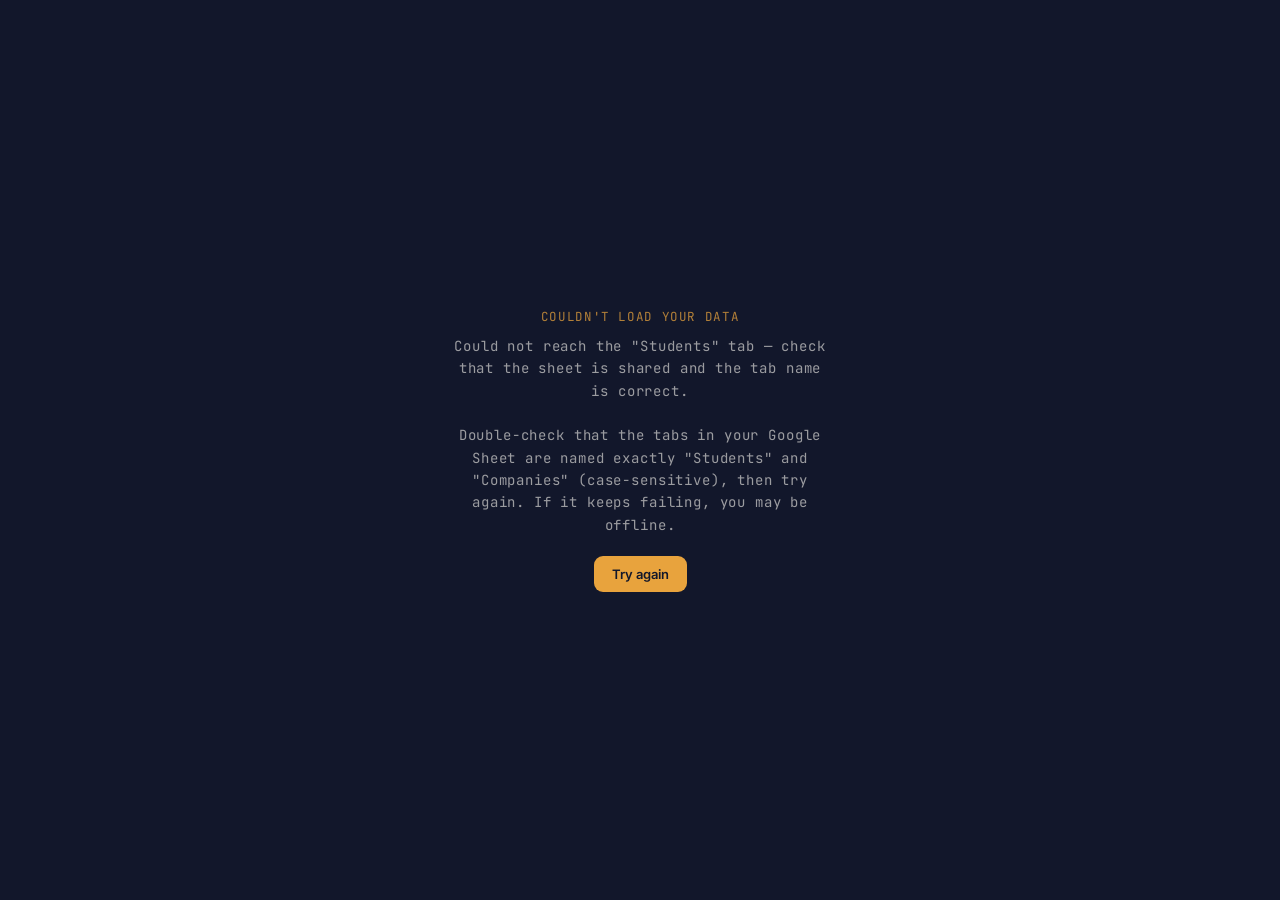
<file: index.html>
<!DOCTYPE html>
<html lang="en">
<head>
<meta charset="UTF-8">
<meta name="viewport" content="width=device-width, initial-scale=1.0">
<title>MatchPoint by Polaris</title>
<link rel="preconnect" href="https://fonts.googleapis.com">
<link rel="preconnect" href="https://fonts.gstatic.com" crossorigin>
<link href="https://fonts.googleapis.com/css2?family=Space+Grotesk:wght@500;600;700&family=Inter:wght@400;500;600;700&family=JetBrains+Mono:wght@500;600;700&display=swap" rel="stylesheet">
<link rel="stylesheet" href="styles.css">
</head>
<body>

<div id="loading-screen">
  <div class="spinner"></div>
  <p>FETCHING LIVE DATA…</p>
</div>

<div class="topbar">
  <div class="topbar-inner">
    <div class="brand-row">
      <h1 class="brand-title">MatchPoint <span class="brand-accent">by Polaris</span></h1>
    </div>
    <p class="company-greeting" id="company-greeting"></p>
  </div>
</div>

<div class="page">

  <div class="section-heading" style="margin-top:8px;">
    <h2>Candidates</h2>
    <span class="sub" id="student-count-sub"></span>
  </div>
  <div class="toolbar">
    <input id="search-input" class="search-input" type="text" placeholder="Search by name, university, or skill…">
    <select id="sort-select" class="sort-select">
      <option value="name">Sort: Name (A–Z)</option>
      <option value="shortlists">Sort: Most shortlisted</option>
      <option value="university">Sort: University</option>
    </select>
  </div>
  <div class="table-wrap">
    <table class="shortlist-table" id="shortlist-table"></table>
  </div>
</div>

<div class="overlay" id="overlay">
  <div class="dossier" id="dossier"></div>
</div>

<div class="identity-overlay hidden" id="identity-overlay">
  <div class="identity-card">
    <p class="identity-eyebrow">MatchPoint by Polaris</p>
    <h2>Who are you?</h2>
    <p class="identity-sub">Select your company to see and manage its shortlist.</p>
    <div class="identity-grid" id="identity-grid"></div>
  </div>
</div>

<div class="identity-overlay hidden" id="howto-overlay">
  <div class="identity-card">
    <p class="identity-eyebrow">Quick guide</p>
    <h2>How this works</h2>
    <ul class="howto-list">
      <li><span class="howto-icon">👤</span><span><strong>Click a student's name</strong> to open their full profile — links, skills, and everything else on file.</span></li>
      <li><span class="howto-icon">☐</span><span><strong>Click an empty box</strong> in your company's column to shortlist that student.</span></li>
      <li><span class="howto-icon">✓</span><span><strong>Click a checked box</strong> in your column to remove that student from your shortlist.</span></li>
    </ul>
    <button class="identity-btn" id="howto-close" style="width:100%; justify-content:center;">Got it</button>
  </div>
</div>

<button class="help-fab" id="help-fab" title="How to use this dashboard">?</button>

<div class="welcome-toast" id="welcome-toast">
  <span class="wave">👋</span>
  <span id="welcome-toast-text"></span>
</div>

<script src="script.js"></script>
</body>
</html>
</file>
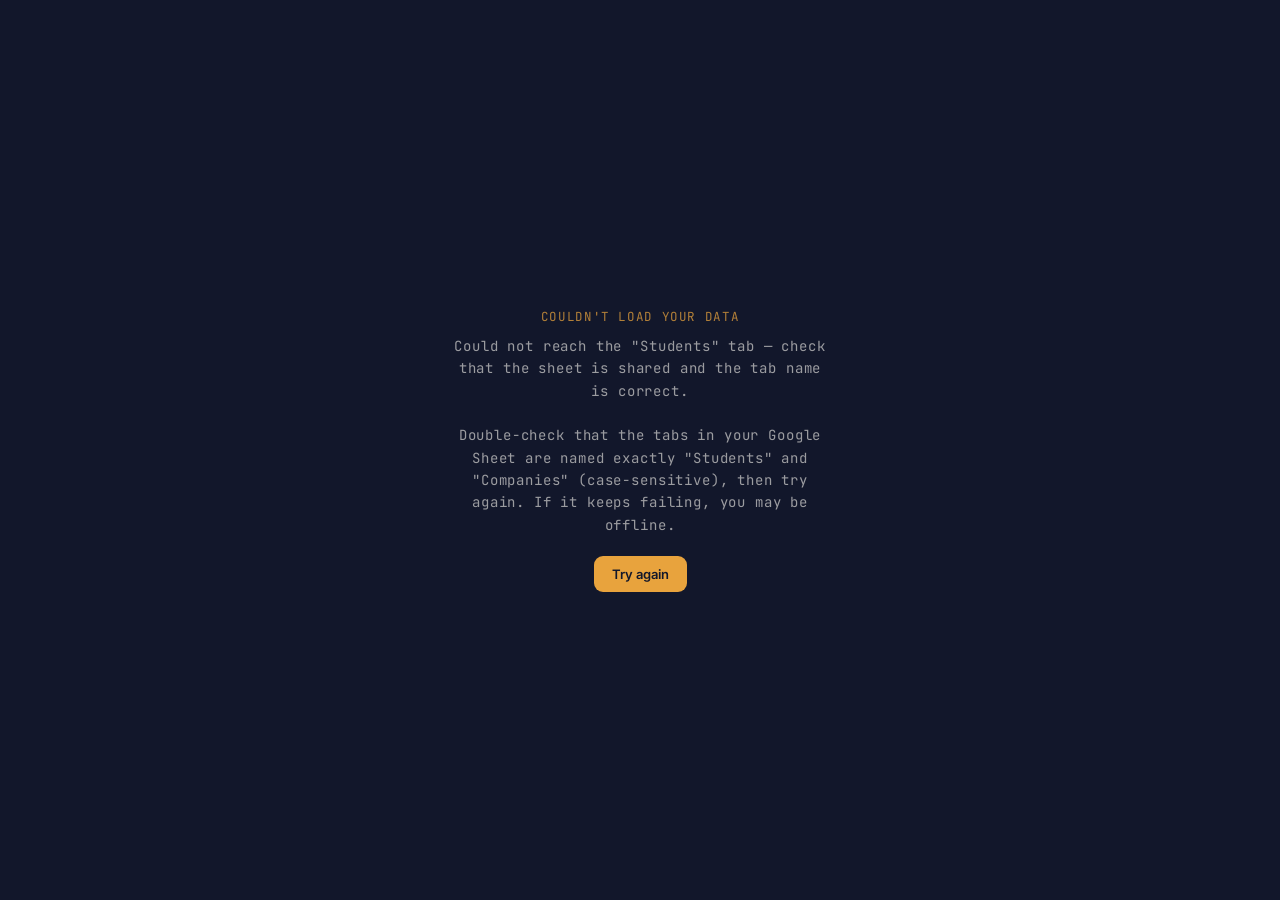
<file: abc.html>
<!DOCTYPE html>
<html lang="en">
<head>
<meta charset="UTF-8">
<meta name="viewport" content="width=device-width, initial-scale=1.0">
<title>MatchPoint by Polaris</title>
<link rel="preconnect" href="https://fonts.googleapis.com">
<link rel="preconnect" href="https://fonts.gstatic.com" crossorigin>
<link href="https://fonts.googleapis.com/css2?family=Space+Grotesk:wght@500;600;700&family=Inter:wght@400;500;600;700&family=JetBrains+Mono:wght@500;600;700&display=swap" rel="stylesheet">
<style>
:root{
  --navy: #12172B;
  --navy-2: #1B2242;
  --paper: #F7F5EF;
  --paper-dim: #EDEAE0;
  --ink: #1D2233;
  --ink-soft: #5B6072;
  --amber: #E8A33D;
  --amber-dark: #C97F1C;
  --teal: #2FA89A;
  --line: #DEDACB;
  --shadow: 0 10px 30px -12px rgba(18,23,43,0.28);
  --radius: 14px;
}
*{box-sizing:border-box;}
html,body{margin:0;padding:0;}
body{
  background: var(--paper);
  color: var(--ink);
  font-family: 'Inter', sans-serif;
  min-height:100vh;
  -webkit-font-smoothing:antialiased;
}
.mono{font-family:'JetBrains Mono', monospace;}
.display{font-family:'Space Grotesk', sans-serif;}

/* ===== Loading / Empty states ===== */
#loading-screen{
  position:fixed; inset:0; background:var(--navy); color:var(--paper);
  display:flex; flex-direction:column; align-items:center; justify-content:center; gap:14px;
  z-index:999;
}
#loading-screen .spinner{
  width:34px;height:34px;border-radius:50%;
  border:3px solid rgba(247,245,239,0.2); border-top-color: var(--amber);
  animation: spin 0.9s linear infinite;
}
@keyframes spin{to{transform:rotate(360deg);}}
#loading-screen p{font-family:'JetBrains Mono',monospace; font-size:13px; letter-spacing:0.06em; opacity:0.75;}

/* ===== Top bar ===== */
.topbar{
  background: var(--navy);
  color: var(--paper);
  padding: 22px 28px 20px;
  position: relative;
  overflow:hidden;
}
.topbar::after{
  content:"";
  position:absolute; right:-60px; top:-90px;
  width:260px;height:260px;border-radius:50%;
  background: radial-gradient(circle, rgba(232,163,61,0.25), transparent 70%);
}
.topbar-inner{
  max-width:1280px; margin:0 auto; position:relative; z-index:1;
  display:flex; flex-direction:column; gap:16px;
}
.brand-row{
  display:flex; align-items:center; justify-content:space-between; gap:16px; flex-wrap:wrap;
}
.brand-title{
  font-family:'Space Grotesk', sans-serif; font-weight:700; font-size:26px; margin:0;
  letter-spacing:-0.01em;
}
.brand-title .brand-accent{ color: var(--amber); }
.company-greeting{
  font-family:'Inter',sans-serif; font-size:14.5px; color: rgba(247,245,239,0.75);
  display:flex; align-items:center; gap:8px;
}
.company-greeting b{ color: var(--amber); font-weight:700; }
.company-greeting .wave{ font-size:16px; }
.exit-link{
  font-family:'JetBrains Mono',monospace; font-size:11px; font-weight:600;
  letter-spacing:0.04em; text-transform:uppercase;
  background: rgba(247,245,239,0.08); color: rgba(247,245,239,0.75);
  border:1px solid rgba(247,245,239,0.2); border-radius:999px;
  padding:4px 11px; margin-left:6px; cursor:pointer;
  transition: all 0.15s ease;
}
.exit-link:hover{ background: rgba(178,58,46,0.25); color:#fff; border-color: rgba(178,58,46,0.5); }

/* ===== Layout ===== */
.page{ max-width:1280px; margin:0 auto; padding: 26px 28px 70px; }

.section-heading{
  display:flex; align-items:baseline; justify-content:space-between; gap:14px;
  margin: 0 0 14px;
  flex-wrap:wrap;
}
.section-heading h2{
  font-family:'Space Grotesk',sans-serif; font-size:19px; margin:0; letter-spacing:-0.01em;
}
.section-heading .sub{
  font-size:12.5px; color: var(--ink-soft); font-family:'JetBrains Mono',monospace;
}

/* ===== Gold row highlight (most-shortlisted candidate) ===== */
.shortlist-table tr.gold-row td{
  background: linear-gradient(135deg, #FFF6E0, #FBE7B8 65%, #F6D585) !important;
}
.shortlist-table tr.gold-row td.name-col{
  font-weight:700; color:#5A3E0A;
}
.shortlist-table tr.gold-row td.name-col::before{
  content:"🏆 "; 
}
.shortlist-table tr.gold-row td.check-cell.checked{ color:#8A6415; }
.shortlist-table tr.gold-row td.me-col.checked{ color:#8A6415; }

/* ===== Shortlist matrix table ===== */
.table-wrap{
  border:1px solid var(--line); border-radius: var(--radius); overflow:auto;
  background:#fff; max-height: 620px;
}
table.shortlist-table{
  border-collapse:separate; border-spacing:0; width:100%; min-width:520px;
}
.shortlist-table th, .shortlist-table td{
  padding:12px 16px; text-align:center; border-bottom:1px solid var(--line);
  font-size:13.5px; white-space:nowrap;
}
.shortlist-table thead th{
  position:sticky; top:0; z-index:3;
  background: var(--navy); color: var(--paper);
  font-family:'JetBrains Mono',monospace; font-weight:600; font-size:11.5px;
  letter-spacing:0.04em; text-transform:capitalize;
  border-bottom:none;
}
.shortlist-table thead th.name-col{ left:0; z-index:4; text-align:left; text-transform:none; }
.shortlist-table thead th.me-col{ background: var(--amber-dark); color:#fff; }
.shortlist-table td.name-col, .shortlist-table th.name-col{
  position:sticky; left:0; z-index:2;
  background:#fff; text-align:left; font-weight:600;
  font-family:'Space Grotesk',sans-serif; cursor:pointer; min-width:170px;
}
.shortlist-table tbody tr:nth-child(even) td.name-col{ background: var(--paper-dim); }
.shortlist-table tbody tr:nth-child(even) td{ background: #FBFAF6; }
.shortlist-table tbody tr:nth-child(even) td.name-col{ background: #F1EEE3; }
.shortlist-table td.name-col:hover{ color: var(--teal); }
.shortlist-table td.check-cell{ color: var(--ink-soft); font-size:16px; position:relative; }
.shortlist-table td.check-cell.checked{ color: var(--teal); font-weight:700; }
.shortlist-table td.me-col{ background: rgba(232,163,61,0.09); }
.shortlist-table tbody tr:nth-child(even) td.me-col{ background: rgba(232,163,61,0.16); }
.shortlist-table td.me-col.clickable{ cursor:pointer; transition: background 0.15s ease; }
.shortlist-table td.me-col.clickable:hover{ background: rgba(232,163,61,0.3); }
.shortlist-table td.me-col.checked{ color: var(--amber-dark); }
.table-no-results{ padding:40px 16px; text-align:center; color:var(--ink-soft); }

/* ===== Identity gate ===== */
.identity-overlay{
  position:fixed; inset:0; background: var(--navy);
  display:flex; align-items:center; justify-content:center; z-index:500;
  padding:24px; opacity:1; transition: opacity 0.35s ease;
}
.identity-overlay.hidden{ opacity:0; pointer-events:none; }
.identity-card{
  background: var(--paper); border-radius:18px; padding:34px 30px;
  max-width:480px; width:100%; box-shadow: 0 30px 60px -20px rgba(0,0,0,0.5);
  text-align:center;
}
.identity-eyebrow{
  font-family:'JetBrains Mono',monospace; font-size:11px; letter-spacing:0.14em;
  text-transform:uppercase; color: var(--amber-dark); margin:0 0 8px;
}
.identity-card h2{
  font-family:'Space Grotesk',sans-serif; font-size:23px; margin:0 0 8px;
}
.identity-card p.identity-sub{
  font-size:13.5px; color: var(--ink-soft); margin:0 0 22px;
}
.identity-grid{
  display:grid; grid-template-columns: repeat(2, 1fr); gap:10px;
}
.identity-btn{
  font-family:'Inter',sans-serif; font-weight:600; font-size:14px;
  padding:14px 12px; border-radius:12px; border:1px solid var(--line);
  background:#fff; cursor:pointer; text-transform:capitalize;
  transition: all 0.15s ease; display:flex; align-items:center; gap:10px; text-align:left;
}
.identity-btn:hover{ border-color: var(--amber); background: #FFF7E9; transform: translateY(-2px); }
.identity-btn .id-avatar{
  width:32px; height:32px; border-radius:8px; flex:0 0 auto;
  background: var(--navy); color: var(--amber);
  display:flex; align-items:center; justify-content:center;
  font-family:'Space Grotesk',sans-serif; font-weight:700; font-size:13px;
}

/* ===== Help button + how-to popup ===== */
.help-fab{
  position:fixed; bottom:22px; right:22px; width:50px; height:50px; border-radius:50%;
  background: var(--navy); color:#fff; border:none; cursor:pointer;
  font-family:'Space Grotesk',sans-serif; font-weight:700; font-size:19px;
  box-shadow: var(--shadow); z-index:200;
  display:flex; align-items:center; justify-content:center;
  transition: transform 0.15s ease, background 0.15s ease;
}
.help-fab:hover{ background: var(--navy-2); transform: translateY(-2px); }
.howto-list{
  list-style:none; margin:0 0 22px; padding:0; text-align:left;
  display:flex; flex-direction:column; gap:14px;
}
.howto-list li{
  display:flex; gap:12px; align-items:flex-start; font-size:14px; line-height:1.5; color: var(--ink);
}
.howto-list .howto-icon{
  flex:0 0 auto; width:30px; height:30px; border-radius:8px;
  background: var(--paper-dim); display:flex; align-items:center; justify-content:center;
  font-size:15px;
}
.howto-list strong{ font-family:'Space Grotesk',sans-serif; }
.welcome-toast{
  position:fixed; top:22px; left:50%; transform: translateX(-50%) translateY(-12px);
  background: var(--navy); color:#fff; padding:12px 20px; border-radius:11px;
  font-family:'Inter',sans-serif; font-weight:600; font-size:13.5px;
  box-shadow: var(--shadow); z-index:600;
  opacity:0; pointer-events:none; transition: all 0.3s ease;
  display:flex; align-items:center; gap:8px;
}
.welcome-toast.show{ opacity:1; transform: translateX(-50%) translateY(0); }
.welcome-toast .wave{ font-size:16px; }


/* ===== Companies rail ===== */
.companies-rail{
  display:flex; gap:10px; flex-wrap:wrap; margin-bottom:6px;
}
.co-chip{
  background:#fff; border:1px solid var(--line); border-radius:10px;
  padding:9px 13px; font-size:12.5px; display:flex; align-items:center; gap:8px;
  cursor:pointer; transition: border-color 0.15s ease, transform 0.15s ease;
}
.co-chip:hover{ border-color: var(--teal); transform: translateY(-2px); }
.co-chip.active{ border-color: var(--amber); background: #FFF7E9; }
.co-chip .co-name{ font-weight:600; font-family:'Inter',sans-serif; text-transform:capitalize;}
.co-chip .co-count{
  font-family:'JetBrains Mono',monospace; font-size:10.5px; color:var(--ink-soft);
  background: var(--paper-dim); border-radius:999px; padding:1px 7px;
}

/* ===== Student grid ===== */
.toolbar{
  display:flex; gap:10px; align-items:center; margin-bottom:16px; flex-wrap:wrap;
}
.search-input{
  flex:1; min-width:220px;
  font-family:'Inter',sans-serif; font-size:13.5px;
  padding:10px 14px; border-radius:10px; border:1px solid var(--line);
  background:#fff; outline:none;
}
.search-input:focus{ border-color: var(--teal); }
.sort-select{
  font-family:'JetBrains Mono',monospace; font-size:12px;
  padding:10px 12px; border-radius:10px; border:1px solid var(--line);
  background:#fff; cursor:pointer;
}

.no-results{
  padding:50px 10px; text-align:center; color: var(--ink-soft); font-size:14px;
}

/* ===== Modal / dossier full-page popup ===== */
.overlay{
  position:fixed; inset:0; background: rgba(18,23,43,0.6);
  backdrop-filter: blur(2px);
  opacity:0; pointer-events:none; transition: opacity 0.2s ease;
  z-index:100;
}
.overlay.open{ opacity:1; pointer-events:auto; }
.dossier{
  width:100%; height:100%; background: var(--paper);
  transform: translateY(16px); opacity:0;
  transition: transform 0.25s ease, opacity 0.25s ease;
  overflow-y:auto; position:relative;
}
.overlay.open .dossier{ transform: translateY(0); opacity:1; }
.dossier-head{
  background: var(--navy); color: var(--paper); padding:36px 26px 30px; position:relative;
}
.dossier-head-inner{ max-width:760px; margin:0 auto; }
.dossier-close{
  position:fixed; top:20px; right:24px; width:36px; height:36px; border-radius:50%;
  background: rgba(18,23,43,0.85); border:1px solid rgba(247,245,239,0.25);
  color: var(--paper); cursor:pointer; font-size:17px; line-height:1;
  display:flex; align-items:center; justify-content:center;
  z-index:10; backdrop-filter: blur(4px);
}
.dossier-close:hover{ background: rgba(247,245,239,0.2); }
.dossier-eyebrow{
  font-family:'JetBrains Mono',monospace; font-size:10.5px; letter-spacing:0.12em;
  text-transform:uppercase; color: var(--amber); margin:0 0 8px;
}
.dossier-name{ font-family:'Space Grotesk',sans-serif; font-weight:700; font-size:30px; margin:0 40px 6px 0; }
.dossier-uni{ font-size:14.5px; color: rgba(247,245,239,0.7); margin:0; }
.dossier-body{ padding:28px 26px 60px; display:flex; flex-direction:column; gap:24px; max-width:760px; margin:0 auto; width:100%; }

.dossier-shortlist-box{
  background:#fff; border:1px solid var(--line); border-radius:12px; padding:16px;
  display:flex; flex-direction:column; gap:10px;
}
.dossier-shortlist-top{ display:flex; align-items:center; justify-content:space-between; gap:10px; flex-wrap:wrap; }
.companies-list{ font-size:12.5px; color: var(--ink-soft); line-height:1.5; }
.companies-list b{ color: var(--ink); }
.shortlist-btn{
  font-family:'Inter',sans-serif; font-weight:600; font-size:12px;
  padding:8px 14px; border-radius:9px; border:none; cursor:pointer;
  background: var(--amber); color: var(--navy);
  transition: background 0.15s ease, transform 0.1s ease;
}
.shortlist-btn:hover{ background: var(--amber-dark); }
.shortlist-btn:active{ transform: scale(0.96); }
.shortlist-btn.shortlisted{
  background: var(--navy-2); color: var(--paper); cursor:pointer;
}
.shortlist-btn.shortlisted:hover{ background: #B23A2E; }
.shortlist-btn:disabled{ opacity:0.9; }

.field-group h3{
  font-family:'JetBrains Mono',monospace; font-size:11px; letter-spacing:0.1em;
  text-transform:uppercase; color: var(--ink-soft); margin:0 0 10px;
}

.summary-text{ font-size:14px; line-height:1.65; color: var(--ink); margin:0; }

.tag-row{ display:flex; flex-wrap:wrap; gap:7px; }
.tag-chip{
  font-family:'Inter',sans-serif; font-size:12px; font-weight:600;
  padding:5px 11px; border-radius:999px; white-space:nowrap;
}
.focus-chip{ background: rgba(47,168,154,0.12); color:#1E6E63; }
.insight-chip{ background: rgba(232,163,61,0.15); color:#8A6415; }
.skill-chip{
  background: var(--paper-dim); color: var(--ink); font-size:11.5px; font-weight:500;
  padding:4px 10px;
}

.highlight-list{ display:flex; flex-direction:column; gap:10px; }
.highlight-item{
  display:flex; gap:11px; align-items:flex-start;
  background:#fff; border:1px solid var(--line); border-radius:10px; padding:11px 13px;
}
.highlight-icon{ font-size:16px; line-height:1.4; flex:0 0 auto; }
.highlight-text{ font-size:13px; line-height:1.55; color: var(--ink); }

.skill-groups{ display:flex; flex-direction:column; gap:12px; }
.skill-group-label{
  display:block; font-family:'JetBrains Mono',monospace; font-size:10.5px;
  letter-spacing:0.06em; text-transform:uppercase; color: var(--ink-soft); margin-bottom:6px;
}
.skill-chips{ display:flex; flex-wrap:wrap; gap:6px; }

.experience-list{ margin:0; padding-left:20px; display:flex; flex-direction:column; gap:9px; }
.experience-list li{ font-size:13px; line-height:1.55; color: var(--ink); }

.contact-rows{ display:flex; flex-direction:column; gap:8px; }
.contact-row{ display:flex; gap:8px; font-size:13.5px; }
.contact-row .k{ color: var(--ink-soft); min-width:110px; flex:0 0 auto; }
.contact-row .v{ font-weight:500; word-break:break-word; }

.link-buttons{ display:flex; flex-wrap:wrap; gap:8px; }
.link-btn{
  display:inline-flex; align-items:center; gap:6px;
  font-family:'Inter',sans-serif; font-weight:600; font-size:12.5px;
  padding:8px 13px; border-radius:9px; text-decoration:none;
  background: var(--navy); color: var(--paper);
  transition: background 0.15s ease;
}
.link-btn:hover{ background: var(--navy-2); }
.link-btn .arrow{ font-family:'JetBrains Mono',monospace; }

.story-block{
  background:#fff; border:1px solid var(--line); border-left:3px solid var(--teal);
  border-radius:8px; padding:14px 16px; margin-bottom:10px;
}
.story-block h4{
  font-family:'Space Grotesk',sans-serif; font-size:13px; margin:0 0 8px; color: var(--ink);
}
.story-block p{ font-size:13px; line-height:1.6; color:#333; margin:0; white-space:pre-wrap; }

@media (max-width:640px){
  .page{ padding: 20px 16px 60px; }
  .identity-grid{ grid-template-columns: 1fr; }
}
</style>
</head>
<body>

<div id="loading-screen">
  <div class="spinner"></div>
  <p>FETCHING LIVE DATA…</p>
</div>

<div class="topbar">
  <div class="topbar-inner">
    <div class="brand-row">
      <h1 class="brand-title">MatchPoint <span class="brand-accent">by Polaris</span></h1>
    </div>
    <p class="company-greeting" id="company-greeting"></p>
  </div>
</div>

<div class="page">

  <div class="section-heading" style="margin-top:8px;">
    <h2>Candidates</h2>
    <span class="sub" id="student-count-sub"></span>
  </div>
  <div class="toolbar">
    <input id="search-input" class="search-input" type="text" placeholder="Search by name, university, or skill…">
    <select id="sort-select" class="sort-select">
      <option value="name">Sort: Name (A–Z)</option>
      <option value="shortlists">Sort: Most shortlisted</option>
      <option value="university">Sort: University</option>
    </select>
  </div>
  <div class="table-wrap">
    <table class="shortlist-table" id="shortlist-table"></table>
  </div>
</div>

<div class="overlay" id="overlay">
  <div class="dossier" id="dossier"></div>
</div>

<div class="identity-overlay hidden" id="identity-overlay">
  <div class="identity-card">
    <p class="identity-eyebrow">MatchPoint by Polaris</p>
    <h2>Who are you?</h2>
    <p class="identity-sub">Select your company to see and manage its shortlist.</p>
    <div class="identity-grid" id="identity-grid"></div>
  </div>
</div>

<div class="identity-overlay hidden" id="howto-overlay">
  <div class="identity-card">
    <p class="identity-eyebrow">Quick guide</p>
    <h2>How this works</h2>
    <ul class="howto-list">
      <li><span class="howto-icon">👤</span><span><strong>Click a student's name</strong> to open their full profile — links, skills, and everything else on file.</span></li>
      <li><span class="howto-icon">☐</span><span><strong>Click an empty box</strong> in your company's column to shortlist that student.</span></li>
      <li><span class="howto-icon">✓</span><span><strong>Click a checked box</strong> in your column to remove that student from your shortlist.</span></li>
    </ul>
    <button class="identity-btn" id="howto-close" style="width:100%; justify-content:center;">Got it</button>
  </div>
</div>

<button class="help-fab" id="help-fab" title="How to use this dashboard">?</button>

<div class="welcome-toast" id="welcome-toast">
  <span class="wave">👋</span>
  <span id="welcome-toast-text"></span>
</div>

<script>
(function(){
  "use strict";

  /* ---------------- Live Google Sheets source (gviz JSONP — works even from file://) ---------------- */
  const SHEET_ID = "1gAIhAvT0c0oPIFrPKweJ6PkYFKa7kltg6P_pjd9_Igw";
  const STUDENTS_TAB = "Students";
  const COMPANIES_TAB = "Companies";
  const REFRESH_MS = 45000; // re-check the sheet for edits every 45s

  let jsonpCounter = 0;

  // Loads one tab via a <script> tag instead of fetch(). Script tags aren't subject
  // to CORS or to the file:// restrictions that block fetch()/XHR, which makes this
  // work whether the dashboard is opened locally by double-click or hosted online.
  function fetchTabViaJsonp(tabName){
    return new Promise((resolve, reject) => {
      jsonpCounter += 1;
      const cbName = `__gvizCb_${Date.now()}_${jsonpCounter}`;
      const url = `https://docs.google.com/spreadsheets/d/${SHEET_ID}/gviz/tq?tqx=out:json;responseHandler:${cbName}&headers=1&sheet=${encodeURIComponent(tabName)}&_ts=${Date.now()}`;

      let settled = false;
      const script = document.createElement("script");

      const cleanup = () => {
        delete window[cbName];
        if (script.parentNode) script.parentNode.removeChild(script);
        clearTimeout(timer);
      };

      const timer = setTimeout(() => {
        if (settled) return;
        settled = true;
        cleanup();
        reject(new Error(`Timed out loading the "${tabName}" tab.`));
      }, 15000);

      window[cbName] = (data) => {
        if (settled) return;
        settled = true;
        cleanup();
        if (!data || !data.table) {
          reject(new Error(`Unexpected response for the "${tabName}" tab.`));
          return;
        }
        resolve(data.table);
      };

      script.onerror = () => {
        if (settled) return;
        settled = true;
        cleanup();
        reject(new Error(`Could not reach the "${tabName}" tab — check that the sheet is shared and the tab name is correct.`));
      };

      script.src = url;
      document.head.appendChild(script);
    });
  }

  // Convert a gviz `table` object into { fields, data } shaped like Papa.parse's output,
  // so the rest of the pipeline below doesn't need to change.
  function tableToRows(table){
    const fields = (table.cols || []).map((c, i) => (c.label && c.label.trim()) || c.id || `Column ${i + 1}`);
    const data = (table.rows || []).map(row => {
      const obj = {};
      fields.forEach((field, i) => {
        const cell = row.c && row.c[i];
        let value = "";
        if (cell) {
          value = (cell.f !== undefined && cell.f !== null) ? cell.f : cell.v;
        }
        obj[field] = value === null || value === undefined ? "" : String(value);
      });
      return obj;
    });
    return { fields, data };
  }

  function titleCase(str){
    return str.replace(/\w\S*/g, w => w[0].toUpperCase() + w.slice(1).toLowerCase())
              .replace(/\bAi\b/g, "AI");
  }

  function slug(str){
    return String(str || "").toLowerCase().trim()
      .replace(/[^a-z0-9]+/g, "-")
      .replace(/(^-|-$)/g, "");
  }

  /* ---------------- Field classification helpers ---------------- */
  let RAW_HEADERS = [];
  let COMPANIES = [];
  let NAME_KEY = null, UNIVERSITY_KEY = null, EMAIL_KEY = null, PHONE_KEY = null;
  let CONTACT_KEYS = [];
  // Semantic roles used by the analysis engine below — found by pattern, not hardcoded,
  // so this still degrades gracefully if the sheet's questions are reworded.
  let PROGRAM_KEY = null, GRADYEAR_KEY = null, CITY_KEY = null, TECHSTACK_KEY = null;
  let WHY_KEY = null, PROUD_KEY = null, BESTPROJECT_KEY = null, SELFTAUGHT_KEY = null;
  let REPOEXPLAIN_KEY = null, DEBUG_KEY = null, VALIDATION_KEY = null;
  let STUDENTS = [];

  function findHeader(regex){
    return RAW_HEADERS.find(h => regex.test(h));
  }

  function isUrl(value){
    return typeof value === "string" && /^https?:\/\/\S+$/i.test(value.trim());
  }

  function shortLinkLabel(header){
    const h = header.toLowerCase();
    if (h.includes("linkedin")) return "LinkedIn";
    if (h.includes("github")) return "GitHub";
    if (h.includes("resume") || h.includes("cv")) return "Resume";
    if (h.includes("portfolio")) return "Portfolio";
    if (h.includes("video")) return "Intro Video";
    if (h.includes("repo") || h.includes("demo") || h.includes("artifact") || h.includes("project")) return "Project Link";
    if (h.includes("certificat")) return "Certificate";
    if (h.includes("drive")) return "Drive Link";
    // fallback: trim header to a short label
    const words = header.split(/\s+/).slice(0, 3).join(" ");
    return words.length > 28 ? words.slice(0, 28) + "…" : words;
  }

  function cleanLongLabel(header){
    // Use header as-is for long-text section titles, trimmed of trailing punctuation.
    return header.replace(/\s+/g, " ").trim();
  }

  function initials(name){
    if (!name) return "?";
    const parts = name.trim().split(/\s+/);
    return ((parts[0]?.[0] || "") + (parts[1]?.[0] || "")).toUpperCase();
  }

  function escapeHtml(str){
    return String(str)
      .replace(/&/g, "&amp;").replace(/</g, "&lt;").replace(/>/g, "&gt;")
      .replace(/"/g, "&quot;");
  }

  /* ---------------- Build normalized student objects ---------------- */
  /* =====================================================================
     STUDENT ANALYSIS ENGINE
     Adapted from student-analysis-logic.js. The original module's
     getAiAnalysis()/buildPrompt()/parseAiJson() called api.anthropic.com
     directly from the browser — that call has no way to succeed here
     (no key, no server to hold one), so it was silently failing on every
     student and always falling through to the heuristic fallback, which
     only produced generic canned category labels ("Internship experience",
     "Strong portfolio"...) with nothing specific to the actual person.
     That live-API path is removed entirely below. In its place, the
     heuristic layer itself now pulls the actual sentence that triggered
     each match out of the student's own free-text answers, so what's
     shown is that person's specific words, not a canned label.
     Renamed getAiAnalysis -> computeStudentAnalysis to reflect that it's
     a plain synchronous function now, not an async AI call.
     ===================================================================== */

  var SKILL_DICT = {
    "Programming Languages": ["java","python","javascript","typescript","c++","c#","c","golang","go","rust","kotlin","swift","php","ruby","r","sql","html","css","dart","scala","bash","shell","matlab"],
    "Frameworks": ["react","reactjs","angular","angularjs","vue","vuejs","node.js","nodejs","express","django","flask","spring","fastapi","next.js","nextjs",".net","streamlit","mern","bootstrap","tailwind","jquery","laravel","nestjs","redux","react native","flutter","electron","hibernate","jpa"],
    "Databases": ["mongodb","mongo","mysql","postgresql","postgres","postgress","sqlite","redis","firebase","dynamodb","cassandra","oracle db","mariadb","supabase","neo4j","elasticsearch","nosql"],
    "Cloud": ["aws","azure","gcp","google cloud","vercel","netlify","heroku","cloudflare","digitalocean","s3","ec2","lambda"],
    "DevOps": ["docker","kubernetes","ci/cd","jenkins","github actions","terraform","ansible","nginx","linux","git","github","gitlab","k8s","eks","helm","maven"],
    "AI / ML": ["nlp","llm","llms","generative ai","tensorflow","pytorch","scikit-learn","sklearn","opencv","machine learning","deep learning","face api","rag","prompt engineering","computer vision","keras","langchain","hugging face","huggingface","transformers","genai","ai/ml","artificial intelligence","openai","claude","gemini","bert","gpt","nemo","asr","conformer","cuda","vector database"],
    "Tools": ["postman","figma","jira","vs code","notion","slack","excel","power bi","tableau","canva","adobe","webpack","vite"]
  };

  function isWordChar(ch){ return ch !== undefined && /[a-z0-9]/i.test(ch); }

  function keywordMatches(haystackLower, keyword){
    var idx = haystackLower.indexOf(keyword);
    if (idx === -1) return false;
    var before = idx === 0 ? undefined : haystackLower[idx - 1];
    var after = (idx + keyword.length >= haystackLower.length) ? undefined : haystackLower[idx + keyword.length];
    return !isWordChar(before) && !isWordChar(after);
  }

  var SKIP_SEGMENT_LABELS = /^(coursework|soft skills?|academics?)$/i;

  function categorizeStack(stackStr){
    var out = {"Programming Languages":[], "Frameworks":[], "Databases":[], "Cloud":[], "DevOps":[], "AI / ML":[], "Tools":[], "Other Technologies":[]};
    if (!stackStr) return out;

    var segments = stackStr.split("//").map(function(s){ return s.trim(); }).filter(Boolean);
    var rawTokens = [];
    segments.forEach(function(seg){
      var labelMatch = seg.match(/^([A-Za-z &/]{2,30}):\s*(.*)$/);
      var label = labelMatch ? labelMatch[1].trim() : null;
      var content = labelMatch ? labelMatch[2] : seg;
      if (label && SKIP_SEGMENT_LABELS.test(label)) return;
      content = content.replace(/[()]/g, ",");
      var tokens = content.split(/[,/]|(?:\s+and\s+)/i).map(function(t){ return t.trim().replace(/\.$/, ""); }).filter(Boolean);
      rawTokens = rawTokens.concat(tokens);
    });

    rawTokens = Array.from(new Set(rawTokens.filter(function(t){ return t.length > 0 && t.length < 45; })));

    rawTokens.forEach(function(tok){
      var low = tok.toLowerCase();
      var placed = false;
      var catOrder = ["Programming Languages","Databases","Cloud","DevOps","Frameworks","AI / ML","Tools"];
      for (var c = 0; c < catOrder.length; c++){
        var cat = catOrder[c];
        var kws = SKILL_DICT[cat];
        for (var i = 0; i < kws.length; i++){
          if (keywordMatches(low, kws[i].trim())){
            out[cat].push(tok);
            placed = true;
            break;
          }
        }
        if (placed) break;
      }
      if (!placed) out["Other Technologies"].push(tok);
    });

    return out;
  }

  var HIGHLIGHT_RULES = [
    { key: "hackathon", label: "Hackathon experience", icon: "🏆", patterns: [/hackathon/i] },
    { key: "opensource", label: "Open source contributor", icon: "🌐", patterns: [/open[\s-]?source/i] },
    { key: "internship", label: "Internship experience", icon: "💼", patterns: [/intern(ship)?s?\b/i] },
    { key: "github", label: "Active GitHub presence", icon: "💻", patterns: [/github/i] },
    { key: "competitive", label: "Competitive programming", icon: "⚡", patterns: [/competitive programming/i, /leetcode/i, /codeforces/i, /codechef/i, /\bcp\b/] },
    { key: "research", label: "Research work", icon: "🔬", patterns: [/\bresearch\b/i] },
    { key: "publication", label: "Published work", icon: "📄", patterns: [/publicat(ion|ed)/i, /\bpaper\b/i, /journal/i] },
    { key: "certification", label: "Certifications", icon: "📜", patterns: [/certif(ied|ication)/i] },
    { key: "cloud_infra", label: "Cloud / infra work", icon: "☁️", patterns: [/deployed?/i, /\baws\b/i, /\bazure\b/i, /\bcloud\b/i] },
    { key: "startup", label: "Startup experience", icon: "🚀", patterns: [/startup/i, /\bfounder\b/i, /co-founder/i] },
    { key: "award", label: "Award / recognition", icon: "🏅", patterns: [/\baward\b/i, /\bwinner\b/i, /\bwon\b/i, /\brank(ed)?\b/i, /top \d/i] },
    { key: "leadership", label: "Leadership role", icon: "🧭", patterns: [/lead(er|ership)?\b/i, /\bpresident\b/i, /\bhead\b/i, /founder/i, /captain/i] },
    { key: "freelance", label: "Freelance work", icon: "🧾", patterns: [/freelanc/i] },
    { key: "mentor", label: "Teaching / mentoring", icon: "🎓", patterns: [/mentor/i, /\bteach(ing)?\b/i, /\btutor/i] },
    { key: "community", label: "Community contribution", icon: "🤝", patterns: [/community/i, /volunteer/i, /\bclub\b/i] }
  ];

  // Fields scanned for narrative highlight extraction, richest/most-personal first.
  function narrativeFields(student){
    return [student.proudAchievement, student.bestProject, student.whyFellowship,
      student.selfTaught, student.repoExplain, student.debugStory];
  }

  function detectHighlights(student){
    var text = narrativeFields(student).concat([student.validationReason, student.techStack]).join(" \n ");
    var found = [];
    HIGHLIGHT_RULES.forEach(function(rule){
      var hit = rule.patterns.some(function(p){ return p.test(text); });
      if (hit) found.push({ key: rule.key, label: rule.label, icon: rule.icon });
    });
    return found;
  }

  /** Splits free text into rough sentences/clauses for snippet extraction. */
  function truncate(t, n){
    if (!t) return t;
    t = t.trim();
    if (t.length <= n) return t;
    return t.slice(0, n).replace(/\s+\S*$/, "") + "…";
  }

  /** Converts first-person free text to third person (singular "they"), so nothing
   *  quoted from a student's own answers reads as "I built X" in their dossier. */
  function toThirdPerson(text){
    if (!text) return text;
    return text
      .replace(/\bI'm\b/g, "They're")
      .replace(/\bI've\b/g, "They've")
      .replace(/\bI'll\b/g, "They'll")
      .replace(/\bI'd\b/g, "They'd")
      .replace(/\bI am\b/g, "they are")
      .replace(/\bI have\b/g, "they have")
      .replace(/\bI had\b/g, "they had")
      .replace(/\bI was\b/g, "they were")
      .replace(/\bI will\b/g, "they will")
      .replace(/\bI would\b/g, "they would")
      .replace(/\bmyself\b/gi, "themselves")
      .replace(/\bmy\b/g, "their")
      .replace(/\bMy\b/g, "Their")
      .replace(/\bme\b/g, "them")
      .replace(/\bI\b/g, "they")
      .replace(/^./, function(c){ return c.toUpperCase(); });
  }

  /** Strips a generic first-person lead-in ("The best project I have built is...")
   *  so a bullet starts directly on the substance instead of restating the question. */
  var LEAD_INS = [
    /^the best project i(?:'ve| have) built is\s*/i,
    /^a recent achievement i(?:'m| am) (?:most )?proud of (?:is|was)\s*/i,
    /^the achievement i(?:'m| am) most proud of is\s*/i,
    /^during my\s+/i,
    /^i believe\s+/i,
    /^i(?:'m| am)\s+/i
  ];
  function stripLeadIn(t){
    var out = t;
    for (var i = 0; i < LEAD_INS.length; i++){
      if (LEAD_INS[i].test(out)){ out = out.replace(LEAD_INS[i], ""); break; }
    }
    return out.charAt(0).toUpperCase() + out.slice(1);
  }

  function joinNatural(arr){
    if (arr.length === 0) return "";
    if (arr.length === 1) return arr[0];
    if (arr.length === 2) return arr[0] + " and " + arr[1];
    return arr.slice(0, -1).join(", ") + ", and " + arr[arr.length - 1];
  }

  /* ---------------------------------------------------------------------
     FACT EXTRACTION: pulls specific counts, program names, and org names
     out of a student's own text per achievement category, instead of
     quoting a sentence or falling back to a generic category label.
     e.g. "3 internships completed", "Selected for GSoC (2025)",
          "Solved 1600+ DSA problems (Knight-rated on LeetCode)"
     --------------------------------------------------------------------- */

  function looksLikeYear(n){
    return n >= 1900 && n <= 2099 && String(n).length === 4;
  }

  function numNear(text, nounSrc){
    var re = new RegExp("(\\d[\\d,]*)\\+?\\s*(?:x\\s*)?(?:times?\\s*)?(?:" + nounSrc + ")", "i");
    var m = text.match(re);
    if (m){
      var n1 = parseInt(m[1].replace(/,/g, ""), 10);
      if (!looksLikeYear(n1)) return n1;
    }
    var re2 = new RegExp("(?:" + nounSrc + ")[^\\d]{0,18}(\\d[\\d,]*)\\+?", "i");
    var m2 = text.match(re2);
    if (m2){
      var n2 = parseInt(m2[1].replace(/,/g, ""), 10);
      if (!looksLikeYear(n2)) return n2;
    }
    return null;
  }

  var FACT_EXTRACTORS = {
    internship: function(text){
      var n = numNear(text, "intern(?:ship)?s?");
      var company = text.match(/[Ii]ntern(?:ed|ship)?\s+at\s+([A-Z][A-Za-z0-9&.\- ]{2,30})/);
      if (n) return n + " internship" + (n > 1 ? "s" : "") + " completed" + (company ? " (incl. " + company[1].trim() + ")" : "");
      if (company) return "Interned at " + company[1].trim();
      return "Internship experience";
    },
    opensource: function(text){
      var progs = [];
      [[/g(?:oogle)? ?soc\b|google summer of code/i, "GSoC"],
       [/outreachy/i, "Outreachy"],
       [/summer of bitcoin/i, "Summer of Bitcoin"],
       [/girlscript summer of code|gssoc/i, "GirlScript Summer of Code"],
       [/\blfx\b/i, "LFX Mentorship"],
       [/\bc4gt\b/i, "Code for GovTech"],
       [/hacktoberfest/i, "Hacktoberfest"]
      ].forEach(function(pair){ if (pair[0].test(text) && progs.indexOf(pair[1]) === -1) progs.push(pair[1]); });
      var year = text.match(/\b(20\d{2})\b/);
      if (progs.length) return "Selected for " + joinNatural(progs) + (year ? " (" + year[1] + ")" : "");
      return "Open source contributor";
    },
    github: function(text){
      var stars = text.match(/(\d[\d,]*)\+?\s*(?:github\s*)?stars?/i);
      if (stars) return stars[1] + "+ GitHub stars earned on personal projects";
      return "Active GitHub contributor";
    },
    hackathon: function(text){
      var count = numNear(text, "(?:global\\s+)?hackathons?");
      var isWinner = /\bwon\b|\bwinner\b|\bwins\b|\bfirst place\b/i.test(text);
      var named = text.match(/([A-Z][A-Za-z0-9&' ]{2,40}\bHackathon\b)/);
      if (count) return count + "× hackathon " + (isWinner ? "winner" : "participant") + (named ? " (" + named[1].trim() + ")" : "");
      if (named) return (isWinner ? "Won " : "Competed in ") + named[1].trim();
      return isWinner ? "Hackathon winner" : "Hackathon experience";
    },
    research: function(text){
      if (/\bieee\b/i.test(text)) return "Co-authored an IEEE conference paper";
      var venue = text.match(/([A-Z][A-Za-z0-9 ]{4,40}(?:Journal|Conference|Symposium))/);
      if (venue) return "Published research at " + venue[1].trim();
      if (/publicat(ion|ed)|\bpaper\b|journal/i.test(text)) return "Published research work";
      return "Research experience";
    },
    publication: function(text){
      if (/\bieee\b/i.test(text)) return "Co-authored an IEEE conference paper";
      return "Published work";
    },
    leadership: function(text){
      var team = text.match(/(\d+)[- ]?\+?\s*(?:member|people|students?)\s*(?:team|group)?/i);
      if (team) return "Leads a " + team[1] + "-member team";
      var role = text.match(/\b(president|co-founder|founder|captain|head)\b/i);
      if (role) return role[1].charAt(0).toUpperCase() + role[1].slice(1).toLowerCase() + " / leadership role";
      return "Leadership role";
    },
    award: function(text){
      var named = text.match(/(?:[Ww]on|[Ww]inner of|[Ss]ecured|[Aa]warded|[Rr]unner[- ]?up (?:at|in))\s+([A-Z][A-Za-z0-9&']{2,}(?:\s[A-Z][A-Za-z0-9&']{2,}){0,6})/);
      if (named) return "Recognized: " + named[1].trim();
      var rank = text.match(/top\s+(\d+)(?:\s+out of\s+(?:more than\s+)?(\d[\d,]*))?/i);
      if (rank) return "Ranked top " + rank[1] + (rank[2] ? (" of " + rank[2]) : "");
      return "Award / recognition";
    },
    certification: function(text){
      var n = numNear(text, "certificat\\w*");
      if (n) return n + " professional certification" + (n > 1 ? "s" : "");
      return "Certified in relevant technologies";
    },
    competitive: function(text){
      var solved = text.match(/(\d[\d,]*)\+?\s*(?:dsa\s*)?problems/i);
      var knight = /knight/i.test(text);
      if (solved) return "Solved " + solved[1] + "+ DSA problems" + (knight ? " (Knight-rated on LeetCode)" : "");
      if (knight) return "Knight-rated competitive programmer";
      return "Competitive programming background";
    },
    freelance: function(){ return "Freelance project experience"; },
    mentor: function(text){
      var n = numNear(text, "(?:students?|mentees?|people)");
      if (n) return "Mentored " + n + "+ students";
      return "Teaching / mentoring experience";
    },
    startup: function(text){
      var named = text.match(/(?:[Ff]ounded|[Cc]o-founded|[Ff]ounder of)\s+([A-Z][A-Za-z0-9&']{1,}(?:\s[A-Z][A-Za-z0-9&'.\-]{1,}){0,4})/);
      if (named) return "Founded " + named[1].trim();
      return "Startup / founder experience";
    },
    community: function(){ return "Active community contributor"; },
    cloud_infra: function(text){
      var pct = text.match(/(?:reduced?|cut|improved?).{0,25}(?:by\s+)?(\d{1,3})%/i) || text.match(/(\d{1,3})%\s*(?:reduction|faster|improvement)/i);
      if (pct) return "Improved system performance by " + pct[1] + "%";
      return "Cloud / infrastructure deployment experience";
    }
  };

  /**
   * For each matched achievement category, computes a specific, factual
   * phrase (a count, a named program, an org) from the student's own text —
   * not a quoted sentence and not a generic label.
   */
  function computeFactHighlights(student){
    var text = narrativeFields(student).concat([student.validationReason, student.techStack]).filter(Boolean).join(" \n ");
    var out = [];
    HIGHLIGHT_RULES.forEach(function(rule){
      var hit = rule.patterns.some(function(p){ return p.test(text); });
      if (!hit) return;
      var extractor = FACT_EXTRACTORS[rule.key];
      var phrase = extractor ? extractor(text) : rule.label;
      out.push({ key: rule.key, icon: rule.icon, text: phrase });
    });
    return out.slice(0, 6);
  }

  function fieldFilled(v){ return v && String(v).trim().length > 0; }

  var COMPLETENESS_FIELDS = ["linkedin","github","portfolio","resume","techStack","whyFellowship",
    "introVideo","proudAchievement","bestProject","selfTaught","repoLink","repoExplain","debugStory","validationReason"];

  function completeness(student){
    var filled = COMPLETENESS_FIELDS.filter(function(f){ return fieldFilled(student[f]); }).length;
    return Math.round((filled / COMPLETENESS_FIELDS.length) * 100);
  }

  function textRichness(student){
    var t = [student.proudAchievement, student.bestProject, student.selfTaught, student.repoExplain, student.debugStory].join(" ");
    return t.split(/\s+/).filter(Boolean).length;
  }

  function signalScore(student){
    var hl = detectHighlights(student).length;
    var comp = completeness(student);
    var rich = textRichness(student);
    var linkBonus = ["linkedin","github","portfolio","resume"].filter(function(f){ return fieldFilled(student[f]); }).length;

    var score = 0;
    score += Math.min(hl, 8) * 6.5;
    score += (comp / 100) * 22;
    score += Math.min(rich / 400, 1) * 16;
    score += linkBonus * 2.5;
    return Math.max(5, Math.min(100, Math.round(score)));
  }

  function signalStars(score){
    return Math.max(1, Math.min(5, Math.round(score / 20)));
  }

  /** Builds a natural, third-person summary from computed facts — never quotes raw first-person text. */
  var TECH_HIGHLIGHT_KEYS = ["hackathon", "opensource", "internship", "github", "competitive",
    "research", "publication", "certification", "cloud_infra", "startup"];

  function firstClause(text, maxLen){
    if (!text) return "";
    var cut = text.split(/[.!?\n]/)[0].trim();
    return truncate(cut, maxLen).replace(/\.$/, "");
  }

  function buildSummary(student, factHighlights){
    var name = student.name || "This candidate";
    var cats = categorizeStack(student.techStack);
    var topSkills = []
      .concat(cats["Programming Languages"].slice(0, 3))
      .concat(cats["Frameworks"].slice(0, 2))
      .concat(cats["AI / ML"].slice(0, 2));
    topSkills = topSkills.slice(0, 5);

    var parts = [];
    parts.push(name + " is a " + (student.program || "engineering") + " student at " + (student.university || "their university") +
      (student.gradYear ? (", graduating in " + student.gradYear) : "") + ".");
    if (topSkills.length){
      parts.push("Their technical strengths center on " + joinNatural(topSkills) + ".");
    }

    // Prefer hard technical signals (hackathons, internships, OSS, research...) over soft ones
    // (leadership, mentoring) when picking what to call out — falls back to whatever's matched
    // only if nothing tech-specific was found.
    var techFacts = factHighlights.filter(function(h){ return TECH_HIGHLIGHT_KEYS.indexOf(h.key) !== -1; });
    var chosen = (techFacts.length ? techFacts : factHighlights).slice(0, 3).map(function(h){ return h.text; });
    if (chosen.length){
      parts.push("They stand out for " + joinNatural(chosen) + ".");
    }

    // Clean, tech-focused closer built from their own project description — never the raw
    // validation-reason shorthand (which reads like reviewer notes, not a sentence).
    var bestProjectClause = student.bestProject ? firstClause(toThirdPerson(stripLeadIn(student.bestProject)), 95) : "";
    if (bestProjectClause){
      parts.push("Best known for building " + bestProjectClause + ".");
    } else if (topSkills.length >= 2){
      parts.push("A solid technical fit for teams working with " + topSkills.slice(0, 2).join(" and ") + ".");
    }

    return parts.join(" ").trim();
  }

  /** Third-person, lead-stripped experience bullets — not verbatim first-person quotes. */
  function experienceBullets(student){
    var out = [];
    if (student.proudAchievement) out.push(truncate(toThirdPerson(stripLeadIn(student.proudAchievement)), 160));
    if (student.bestProject) out.push(truncate(toThirdPerson(stripLeadIn(student.bestProject)), 160));
    if (student.selfTaught) out.push(truncate(toThirdPerson(stripLeadIn(student.selfTaught)), 160));
    return out;
  }

  /**
   * Splits the reviewer's validation reason into its own clean, specific
   * clauses (that person's actual words) instead of remapping it to a
   * small fixed dictionary of generic strength labels.
   */
  function validationInsights(student){
    var reason = (student.validationReason || "").trim();
    if (!reason) return [];
    var clauses = reason.split(/[,;]|(?:\s+and\s+)/i)
      .map(function(c){ return toThirdPerson(c.trim().replace(/^[-•]\s*/, "")); })
      .filter(function(c){ return c.length > 2; })
      .map(function(c){ return c.charAt(0).toUpperCase() + c.slice(1); });
    return clauses.length ? clauses : [toThirdPerson(reason)];
  }

  /**
   * Synchronous, fully local analysis for one student — no network call,
   * so nothing here can "silently fail" back to generic filler.
   */
  function computeStudentAnalysis(student){
    var facts = computeFactHighlights(student);
    return {
      summary: buildSummary(student, facts),
      highlights: facts,
      experienceBullets: experienceBullets(student),
      validationInsights: validationInsights(student),
      techCategories: categorizeStack(student.techStack),
      completenessPct: completeness(student),
      signalScore: signalScore(student),
      signalStars: signalStars(signalScore(student))
    };
  }


  function buildStudents(rawRows){
    const seenIds = {};
    return rawRows
      .filter(row => (row[NAME_KEY] || "").trim())
      .map(row => {
        const name = (row[NAME_KEY] || "").trim();
        const university = UNIVERSITY_KEY ? (row[UNIVERSITY_KEY] || "").trim() : "";

        // Stable id derived from name+university (not row index), so edits/reorders
        // in the sheet don't orphan existing shortlist data on refresh.
        let baseId = slug(name) + (university ? "-" + slug(university) : "");
        if (!baseId) baseId = "student";
        seenIds[baseId] = (seenIds[baseId] || 0) + 1;
        const id = seenIds[baseId] > 1 ? `${baseId}-${seenIds[baseId]}` : baseId;

        const links = [];      // { label, url, header }
        const contacts = [];   // { label, value }
        const longTexts = [];  // { label, value }
        const shortFields = []; // any other short non-empty fields
        const categories = []; // checkbox-style fields where the value just repeats the header

        RAW_HEADERS.forEach(header => {
          const raw = row[header];
          if (raw === undefined || raw === null) return;
          const value = String(raw).trim();
          if (!value) return;
          if (header === NAME_KEY) return;

          if (isUrl(value)) {
            links.push({ label: shortLinkLabel(header), url: value, header });
            return;
          }
          if (CONTACT_KEYS.includes(header)) {
            contacts.push({ label: header, value });
            return;
          }
          if (header === UNIVERSITY_KEY) return; // shown in header area already
          // Google Forms checkbox columns export the option text as both the header
          // and the cell value when ticked — surface those as tags, not "X: X" rows.
          if (value.toLowerCase() === header.trim().toLowerCase()) {
            categories.push(value);
            return;
          }
          if (value.length > 140) {
            longTexts.push({ label: cleanLongLabel(header), value });
            return;
          }
          shortFields.push({ label: header, value });
        });

        // Build a lookup so the analysis engine can find links by role regardless
        // of the exact header wording used for them.
        const linkByLabel = {};
        links.forEach(l => { if (!linkByLabel[l.label]) linkByLabel[l.label] = l.url; });

        const analysisInput = {
          name, university,
          program: PROGRAM_KEY ? (row[PROGRAM_KEY] || "").trim() : "",
          gradYear: GRADYEAR_KEY ? (row[GRADYEAR_KEY] || "").trim() : "",
          city: CITY_KEY ? (row[CITY_KEY] || "").trim() : "",
          categories,
          linkedin: linkByLabel["LinkedIn"] || "",
          github: linkByLabel["GitHub"] || "",
          portfolio: linkByLabel["Portfolio"] || "",
          resume: linkByLabel["Resume"] || "",
          introVideo: linkByLabel["Intro Video"] || "",
          repoLink: linkByLabel["Project Link"] || linkByLabel["Drive Link"] || "",
          techStack: TECHSTACK_KEY ? (row[TECHSTACK_KEY] || "").trim() : "",
          whyFellowship: WHY_KEY ? (row[WHY_KEY] || "").trim() : "",
          proudAchievement: PROUD_KEY ? (row[PROUD_KEY] || "").trim() : "",
          bestProject: BESTPROJECT_KEY ? (row[BESTPROJECT_KEY] || "").trim() : "",
          selfTaught: SELFTAUGHT_KEY ? (row[SELFTAUGHT_KEY] || "").trim() : "",
          repoExplain: REPOEXPLAIN_KEY ? (row[REPOEXPLAIN_KEY] || "").trim() : "",
          debugStory: DEBUG_KEY ? (row[DEBUG_KEY] || "").trim() : "",
          validationReason: VALIDATION_KEY ? (row[VALIDATION_KEY] || "").trim() : ""
        };

        const analysis = computeStudentAnalysis(analysisInput);

        return { id, name, university, links, contacts, longTexts, shortFields, categories, analysis };
      });
  }

  async function loadSheetData(){
    const [studentsTable, companiesTable] = await Promise.all([
      fetchTabViaJsonp(STUDENTS_TAB),
      fetchTabViaJsonp(COMPANIES_TAB)
    ]);

    const studentsParsed = tableToRows(studentsTable);
    const companiesParsed = tableToRows(companiesTable);

    RAW_HEADERS = studentsParsed.fields || [];
    const RAW_STUDENTS = studentsParsed.data;

    const companyHeaderKey = (companiesParsed.fields || [])[0];
    COMPANIES = companiesParsed.data
      .map(r => (r[companyHeaderKey] || "").trim())
      .filter(Boolean);

    NAME_KEY = findHeader(/full ?name|^name$/i) || RAW_HEADERS[0];
    UNIVERSITY_KEY = findHeader(/university|institute|college/i);
    EMAIL_KEY = findHeader(/email/i);
    PHONE_KEY = findHeader(/phone|mobile|contact number/i);
    CONTACT_KEYS = [EMAIL_KEY, PHONE_KEY].filter(Boolean);

    PROGRAM_KEY = findHeader(/program|department|branch|major/i);
    GRADYEAR_KEY = findHeader(/grad(uation)? ?year/i);
    CITY_KEY = findHeader(/current city|^city$/i);
    TECHSTACK_KEY = findHeader(/tech ?stack/i);
    WHY_KEY = findHeader(/why.*(fellowship|polaris|apply)/i);
    PROUD_KEY = findHeader(/proud|achievement.*(impact|measurable)/i);
    BESTPROJECT_KEY = findHeader(/best project/i);
    SELFTAUGHT_KEY = findHeader(/taught yourself|self.?taught/i);
    REPOEXPLAIN_KEY = findHeader(/explain.*repo|repo.*explain|briefly explain/i);
    DEBUG_KEY = findHeader(/debug/i);
    VALIDATION_KEY = findHeader(/validation/i);

    STUDENTS = buildStudents(RAW_STUDENTS);
  }

  /* ---------------- Storage helpers (persistent, shared) ---------------- */
  const SHORTLIST_KEY = "polaris_r3_shortlists";
  const COMPANY_PREF_KEY = "polaris_r3_current_company";

  let shortlists = {}; // { studentId: [companyName, ...] }
  let currentCompany = null;

  async function loadShortlists(){
    try {
      const res = await window.storage.get(SHORTLIST_KEY, true);
      if (res && res.value) {
        shortlists = JSON.parse(res.value);
      }
    } catch (e) {
      shortlists = {};
    }
  }

  async function saveShortlists(){
    try {
      await window.storage.set(SHORTLIST_KEY, JSON.stringify(shortlists), true);
    } catch (e) {
      console.error("Could not save shortlists", e);
    }
  }

  async function loadCompanyPref(){
    try {
      const res = await window.storage.get(COMPANY_PREF_KEY, false);
      if (res && res.value && COMPANIES.includes(res.value)) {
        currentCompany = res.value;
        return true;
      }
    } catch (e) { /* no pref saved yet */ }
    return false;
  }

  async function saveCompanyPref(){
    try {
      await window.storage.set(COMPANY_PREF_KEY, currentCompany, false);
    } catch (e) { console.error("Could not save company pref", e); }
  }

  function shortlistersFor(studentId){
    return shortlists[studentId] || [];
  }

  async function toggleShortlist(studentId){
    if (!currentCompany) { showIdentityGate(); return; }
    const list = shortlists[studentId] || [];
    if (list.includes(currentCompany)) {
      shortlists[studentId] = list.filter(c => c !== currentCompany);
    } else {
      shortlists[studentId] = [...list, currentCompany];
    }
    await saveShortlists();
    renderAll();
  }

  /* ---------------- Rendering ---------------- */
  let activeStudentId = null;
  let searchQuery = "";
  let sortMode = "name";

  function medalFor(rank){
    if (rank === 0) return "🥇";
    if (rank === 1) return "🥈";
    if (rank === 2) return "🥉";
    return "🏅";
  }

  function renderCompanyGreeting(){
    const el = document.getElementById("company-greeting");
    if (!currentCompany) { el.innerHTML = ""; return; }
    el.innerHTML = `<span class="wave">👋</span> Hello, <b>${escapeHtml(titleCase(currentCompany))}</b> <button id="exit-btn" class="exit-link">Exit</button>`;
    const exitBtn = document.getElementById("exit-btn");
    if (exitBtn) exitBtn.addEventListener("click", exitCompany);
  }

  /**
   * Signs the current company out and shows the "who are you?" gate again.
   * Only clears which company is "logged in" on this browser — shortlist
   * data itself lives in shared storage and is never touched here, so if
   * the same company (or any other) picks up again later, their previous
   * choices are exactly as they left them.
   */
  async function exitCompany(){
    currentCompany = null;
    try { await window.storage.delete(COMPANY_PREF_KEY, false); } catch (e) { /* nothing to clear */ }
    renderAll();
    showIdentityGate();
  }

  /* ---------------- Identity gate + welcome toast ---------------- */
  function renderIdentityGrid(){
    const grid = document.getElementById("identity-grid");
    grid.innerHTML = COMPANIES.map(c => `
      <button class="identity-btn" data-company="${escapeHtml(c)}">
        <span class="id-avatar">${escapeHtml(initials(titleCase(c)))}</span>
        ${escapeHtml(titleCase(c))}
      </button>
    `).join("");
    grid.querySelectorAll(".identity-btn").forEach(btn => {
      btn.addEventListener("click", () => {
        chooseCompany(btn.getAttribute("data-company"));
      });
    });
  }

  function showIdentityGate(){
    document.getElementById("identity-overlay").classList.remove("hidden");
  }
  function hideIdentityGate(){
    document.getElementById("identity-overlay").classList.add("hidden");
  }

  /* ---------------- How-to-use popup ---------------- */
  const HOWTO_SEEN_KEY = "polaris_r3_howto_seen";

  function showHowTo(){
    document.getElementById("howto-overlay").classList.remove("hidden");
  }
  function hideHowTo(){
    document.getElementById("howto-overlay").classList.add("hidden");
  }
  async function markHowToSeen(){
    try { await window.storage.set(HOWTO_SEEN_KEY, "1", false); } catch (e) { /* ignore */ }
  }
  async function maybeShowHowToOnce(){
    let seen = false;
    try {
      const res = await window.storage.get(HOWTO_SEEN_KEY, false);
      seen = !!(res && res.value === "1");
    } catch (e) { seen = false; }
    if (!seen) showHowTo();
  }

  document.getElementById("help-fab").addEventListener("click", showHowTo);
  document.getElementById("howto-close").addEventListener("click", () => {
    hideHowTo();
    markHowToSeen();
  });

  let toastTimer = null;
  function showWelcomeToast(company, isWelcomeBack){
    const toast = document.getElementById("welcome-toast");
    const text = document.getElementById("welcome-toast-text");
    text.textContent = `${isWelcomeBack ? "Welcome back" : "Welcome"}, ${titleCase(company)}!`;
    toast.classList.add("show");
    clearTimeout(toastTimer);
    toastTimer = setTimeout(() => toast.classList.remove("show"), 2400);
  }

  async function chooseCompany(company){
    currentCompany = company;
    await saveCompanyPref();
    hideIdentityGate();
    showWelcomeToast(company, false);
    renderAll();
    maybeShowHowToOnce();
  }

  function getFilteredSortedStudents(){
    let list = STUDENTS.slice();
    const q = searchQuery.trim().toLowerCase();
    if (q) {
      list = list.filter(s => {
        const haystack = [
          s.name, s.university,
          ...s.shortFields.map(f => f.value),
          ...s.longTexts.map(f => f.value),
          ...(s.categories || [])
        ].join(" ").toLowerCase();
        return haystack.includes(q);
      });
    }
    if (sortMode === "name") {
      list.sort((a, b) => a.name.localeCompare(b.name));
    } else if (sortMode === "university") {
      list.sort((a, b) => (a.university || "").localeCompare(b.university || ""));
    } else if (sortMode === "shortlists") {
      list.sort((a, b) => shortlistersFor(b.id).length - shortlistersFor(a.id).length || a.name.localeCompare(b.name));
    }
    return list;
  }

  function renderTable(){
    const table = document.getElementById("shortlist-table");
    const countSub = document.getElementById("student-count-sub");
    const list = getFilteredSortedStudents();
    countSub.textContent = `${list.length} of ${STUDENTS.length} candidates`;

    const theadRow = `
      <tr>
        <th class="name-col">Name / Company →</th>
        ${COMPANIES.map(c => `<th class="${c === currentCompany ? "me-col" : ""}">${escapeHtml(titleCase(c))}</th>`).join("")}
      </tr>
    `;

    if (list.length === 0) {
      table.innerHTML = `
        <thead>${theadRow}</thead>
        <tbody><tr><td class="table-no-results" colspan="${COMPANIES.length + 1}">No candidates match your search.</td></tr></tbody>
      `;
      return;
    }

    const maxCount = Math.max(0, ...STUDENTS.map(s => shortlistersFor(s.id).length));

    const bodyRows = list.map(s => {
      const shortlisters = shortlistersFor(s.id);
      const isTop = maxCount > 0 && shortlisters.length === maxCount;
      const cells = COMPANIES.map(c => {
        const checked = shortlisters.includes(c);
        const isMe = c === currentCompany;
        const classes = ["check-cell"];
        if (isMe) classes.push("me-col");
        if (checked) classes.push("checked");
        if (isMe) classes.push("clickable");
        let title = "";
        if (isMe) title = checked ? `Remove ${s.name} from your shortlist` : `Shortlist ${s.name}`;
        return `<td class="${classes.join(" ")}" data-id="${s.id}" data-company="${escapeHtml(c)}" ${title ? `title="${escapeHtml(title)}"` : ""}>${checked ? '<span class="check-mark">✓</span>' : ""}</td>`;
      }).join("");
      return `<tr class="${isTop ? "gold-row" : ""}"><td class="name-col" data-id="${s.id}">${escapeHtml(s.name)}</td>${cells}</tr>`;
    }).join("");

    table.innerHTML = `<thead>${theadRow}</thead><tbody>${bodyRows}</tbody>`;

    table.querySelectorAll("td.name-col").forEach(cell => {
      cell.addEventListener("click", () => openDossier(cell.getAttribute("data-id")));
    });
    table.querySelectorAll("td.check-cell.clickable").forEach(cell => {
      cell.addEventListener("click", async () => {
        await toggleShortlist(cell.getAttribute("data-id"));
      });
    });
  }

  function renderDossier(){
    const overlay = document.getElementById("overlay");
    const panel = document.getElementById("dossier");
    if (!activeStudentId) {
      overlay.classList.remove("open");
      return;
    }
    const s = STUDENTS.find(x => x.id === activeStudentId);
    if (!s) { overlay.classList.remove("open"); return; }

    const shortlisters = shortlistersFor(s.id);
    const alreadyDone = currentCompany ? shortlisters.includes(currentCompany) : false;

    const contactRows = s.contacts.map(c => `
      <div class="contact-row"><span class="k">${escapeHtml(c.label)}</span><span class="v">${escapeHtml(c.value)}</span></div>
    `).join("");

    const shortFieldRows = s.shortFields.map(f => `
      <div class="contact-row"><span class="k">${escapeHtml(f.label)}</span><span class="v">${escapeHtml(f.value)}</span></div>
    `).join("");

    const linkButtons = s.links.map(l => `
      <a class="link-btn" href="${escapeHtml(l.url)}" target="_blank" rel="noopener noreferrer">
        ${escapeHtml(l.label)} <span class="arrow">↗</span>
      </a>
    `).join("");

    const a = s.analysis || {};

    const categoryChips = (s.categories || []).map(c => `<span class="tag-chip focus-chip">${escapeHtml(c)}</span>`).join("");

    const highlightItems = (a.highlights || []).map(h => `
      <div class="highlight-item">
        <span class="highlight-icon">${h.icon || "✦"}</span>
        <span class="highlight-text">${escapeHtml(h.text)}</span>
      </div>
    `).join("");

    const experienceItems = (a.experienceBullets || []).map(b => `<li>${escapeHtml(b)}</li>`).join("");

    const validationChips = (a.validationInsights || []).map(v => `<span class="tag-chip insight-chip">${escapeHtml(v)}</span>`).join("");

    const skillGroups = Object.entries(a.techCategories || {})
      .filter(([, items]) => items && items.length)
      .map(([cat, items]) => `
        <div class="skill-group">
          <span class="skill-group-label">${escapeHtml(cat)}</span>
          <div class="skill-chips">${items.map(i => `<span class="tag-chip skill-chip">${escapeHtml(i)}</span>`).join("")}</div>
        </div>
      `).join("");

    panel.innerHTML = `
      <div class="dossier-head">
        <button class="dossier-close" id="dossier-close">✕</button>
        <div class="dossier-head-inner">
          <p class="dossier-eyebrow">Candidate Dossier</p>
          <p class="dossier-name">${escapeHtml(s.name)}</p>
          ${s.university ? `<p class="dossier-uni">${escapeHtml(s.university)}</p>` : ""}
        </div>
      </div>
      <div class="dossier-body">

        <div class="dossier-shortlist-box">
          <div class="dossier-shortlist-top">
            <span class="mono" style="font-size:12px;color:var(--ink-soft);">
              ${shortlisters.length > 0 ? `Shortlisted by ${shortlisters.length} compan${shortlisters.length === 1 ? "y" : "ies"}` : "Not shortlisted yet"}
            </span>
            <button class="shortlist-btn ${alreadyDone ? "shortlisted" : ""}" id="dossier-shortlist-btn">
              ${alreadyDone ? "✓ Shortlisted — click to remove" : (currentCompany ? `Shortlist as ${escapeHtml(titleCase(currentCompany))}` : "Shortlist")}
            </button>
          </div>
          ${shortlisters.length > 0 ? `<div class="companies-list"><b>Companies:</b> ${shortlisters.map(c => escapeHtml(titleCase(c))).join(", ")}</div>` : ""}
        </div>

        ${(contactRows || shortFieldRows) ? `
        <div class="field-group">
          <h3>Contact & Details</h3>
          <div class="contact-rows">${contactRows}${shortFieldRows}</div>
        </div>` : ""}

        ${linkButtons ? `
        <div class="field-group">
          <h3>Links</h3>
          <div class="link-buttons">${linkButtons}</div>
        </div>` : ""}

        ${validationChips ? `
        <div class="field-group">
          <h3>Validation Insights</h3>
          <div class="tag-row">${validationChips}</div>
        </div>` : ""}

        ${a.summary ? `
        <div class="field-group">
          <h3>Professional Summary</h3>
          <p class="summary-text">${escapeHtml(a.summary)}</p>
          ${categoryChips ? `<div class="tag-row" style="margin-top:10px;">${categoryChips}</div>` : ""}
        </div>` : ""}

        ${highlightItems ? `
        <div class="field-group">
          <h3>Key Highlights</h3>
          <div class="highlight-list">${highlightItems}</div>
        </div>` : ""}

        ${skillGroups ? `
        <div class="field-group">
          <h3>Technical Skills</h3>
          <div class="skill-groups">${skillGroups}</div>
        </div>` : ""}

        ${experienceItems ? `
        <div class="field-group">
          <h3>Experience Summary</h3>
          <ul class="experience-list">${experienceItems}</ul>
        </div>` : ""}

      </div>
    `;

    document.getElementById("dossier-close").addEventListener("click", closeDossier);
    const dBtn = document.getElementById("dossier-shortlist-btn");
    if (dBtn) {
      dBtn.addEventListener("click", async () => {
        await toggleShortlist(s.id);
      });
    }

    overlay.classList.add("open");
  }

  function openDossier(id){
    activeStudentId = id;
    renderDossier();
    document.body.style.overflow = "hidden";
  }
  function closeDossier(){
    activeStudentId = null;
    renderDossier();
    document.body.style.overflow = "";
  }

  document.getElementById("overlay").addEventListener("click", (e) => {
    if (e.target.id === "overlay") closeDossier();
  });
  document.addEventListener("keydown", (e) => {
    if (e.key === "Escape") closeDossier();
  });

  document.getElementById("search-input").addEventListener("input", (e) => {
    searchQuery = e.target.value;
    renderTable();
  });
  document.getElementById("sort-select").addEventListener("change", (e) => {
    sortMode = e.target.value;
    renderTable();
  });

  function renderAll(){
    renderCompanyGreeting();
    renderTable();
    if (activeStudentId) renderDossier();
  }

  /* ---------------- Live sync polling (so other companies' actions show up) ---------------- */
  async function pollShortlists(){
    try {
      const res = await window.storage.get(SHORTLIST_KEY, true);
      const latest = res && res.value ? JSON.parse(res.value) : {};
      if (JSON.stringify(latest) !== JSON.stringify(shortlists)) {
        shortlists = latest;
        renderAll();
      }
    } catch (e) { /* key may not exist yet */ }
  }

  async function pollSheetData(){
    // Pick up edits made directly in the Google Sheet (new students, new companies, edited fields).
    try {
      const prevCompanies = JSON.stringify(COMPANIES);
      const prevStudentCount = STUDENTS.length;
      await loadSheetData();
      if (JSON.stringify(COMPANIES) !== prevCompanies || STUDENTS.length !== prevStudentCount) {
        renderAll();
      } else {
        renderTable(); // cheap re-render in case field values changed
      }
    } catch (e) { /* sheet temporarily unreachable — keep showing last good data */ }
  }

  function showLoadError(message){
    document.getElementById("loading-screen").innerHTML = `
      <div style="max-width:420px; text-align:center; padding:0 20px;">
        <p style="font-family:'JetBrains Mono',monospace; font-size:12.5px; color:#E8A33D; margin:0 0 10px; letter-spacing:0.05em; text-transform:uppercase;">Couldn't load your data</p>
        <p style="font-size:14px; color: rgba(247,245,239,0.8); line-height:1.6; margin:0 0 20px;">${escapeHtml(message)}<br><br>Double-check that the tabs in your Google Sheet are named exactly "Students" and "Companies" (case-sensitive), then try again. If it keeps failing, you may be offline.</p>
        <button id="retry-load" style="font-family:'Inter',sans-serif; font-weight:600; font-size:13px; padding:10px 18px; border-radius:9px; border:none; cursor:pointer; background:#E8A33D; color:#12172B;">Try again</button>
      </div>
    `;
    document.getElementById("retry-load").addEventListener("click", () => {
      document.getElementById("loading-screen").innerHTML = `<div class="spinner"></div><p>RETRYING…</p>`;
      document.getElementById("loading-screen").style.display = "flex";
      init();
    });
  }

  /* ---------------- Init ---------------- */
  async function init(){
    try {
      await loadSheetData();
    } catch (e) {
      showLoadError(e.message || "Something went wrong reaching the sheet.");
      return;
    }
    renderIdentityGrid();
    await Promise.all([loadShortlists(), loadCompanyPref()]);
    renderAll();
    document.getElementById("loading-screen").style.display = "none";
    if (currentCompany) {
      showWelcomeToast(currentCompany, true);
      maybeShowHowToOnce();
    } else {
      showIdentityGate();
    }
    setInterval(pollShortlists, 4000);
    setInterval(pollSheetData, REFRESH_MS);
  }

  init();
})();

</script>
</body>
</html>
</file>
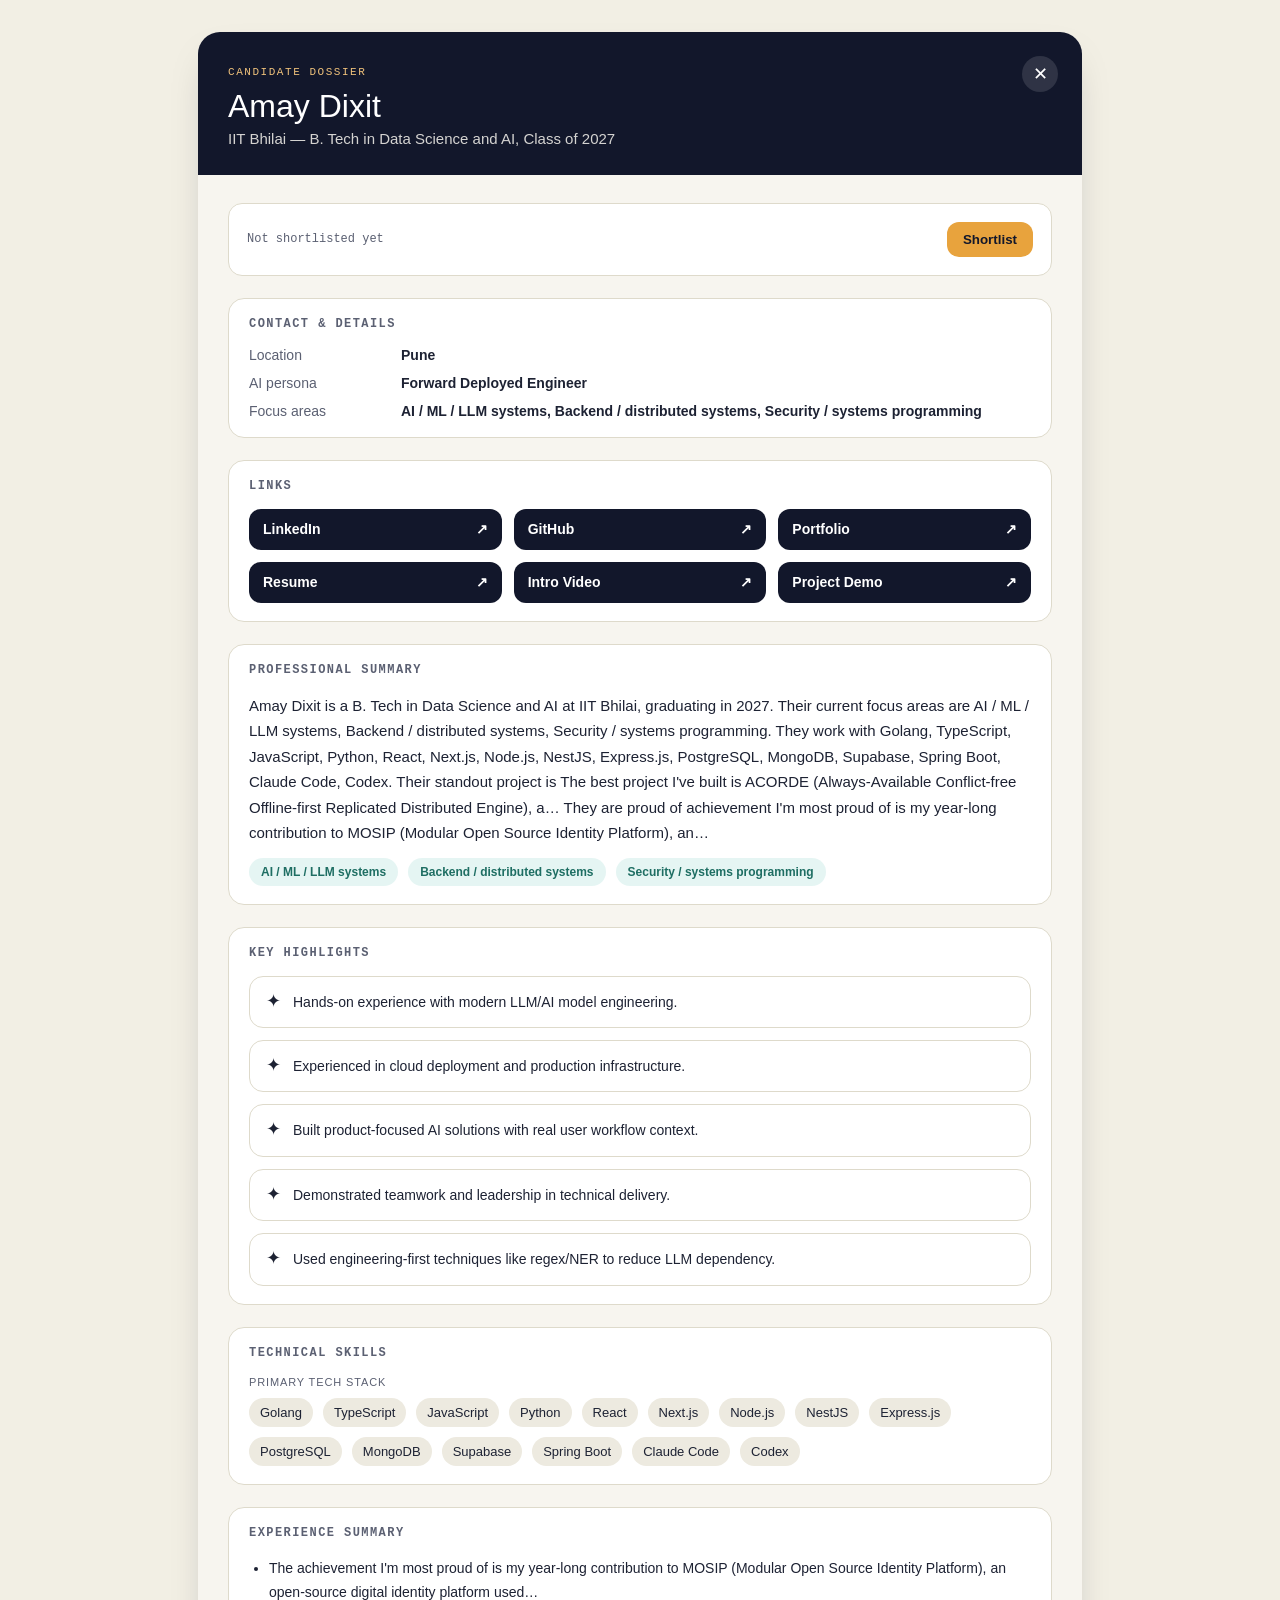
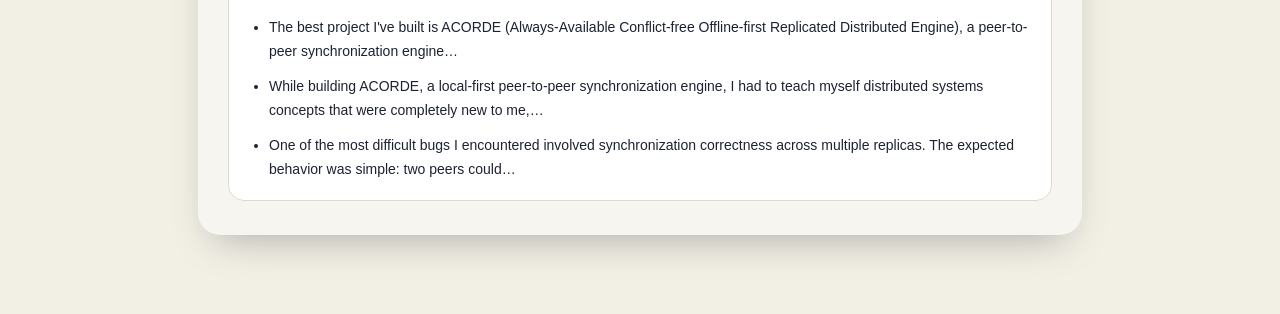
<file: candidate-dossier-amay-dixit.html>
<!DOCTYPE html>
<html lang="en">
<head>
  <meta charset="UTF-8">
  <meta name="viewport" content="width=device-width, initial-scale=1.0">
  <title>Candidate Dossier — Amay Dixit</title>
  <style>
    :root{--navy:#12172B;--amber:#E8A33D;--amber-dark:#C97F1C;--paper:#F7F5EF;--paper-dim:#EDEAE0;--ink:#1D2233;--ink-soft:#5B6072;--line:#DEDACB;--shadow:0 18px 40px -18px rgba(18,23,43,0.35);}
    *{box-sizing:border-box;}body{margin:0;font-family:Inter,sans-serif;background:#f2efe4;color:var(--ink);} .page{max-width:920px;margin:32px auto;padding:0 18px 48px;} .dossier{background:var(--paper);border-radius:22px;overflow:hidden;box-shadow:var(--shadow);} .dossier-head{background:var(--navy);color:#fff;padding:34px 30px 28px;position:relative;} .dossier-eyebrow{margin:0 0 12px;font-family:JetBrains Mono,monospace;font-size:11px;letter-spacing:0.14em;text-transform:uppercase;color:#F0C27B;} .dossier-name{margin:0;font-family:Space Grotesk,sans-serif;font-size:32px;line-height:1.05;} .dossier-uni{margin:6px 0 0;font-size:15px;color:rgba(247,245,239,0.85);} .dossier-close{position:absolute;top:24px;right:24px;width:36px;height:36px;border-radius:50%;border:none;background:rgba(255,255,255,0.12);color:#fff;font-size:18px;cursor:pointer;} .dossier-body{padding:28px 30px 34px;display:grid;gap:22px;} .dossier-shortlist-box{background:#fff;border:1px solid var(--line);border-radius:14px;padding:18px;display:flex;flex-wrap:wrap;align-items:center;justify-content:space-between;gap:12px;} .dossier-shortlist-top{display:flex;align-items:center;gap:12px;flex-wrap:wrap;} .mono{font-family:JetBrains Mono,monospace;color:var(--ink-soft);font-size:12px;} .shortlist-btn{padding:10px 16px;border:none;border-radius:12px;cursor:pointer;background:var(--amber);color:var(--navy);font-weight:700;transition:transform .15s ease;} .shortlist-btn:hover{transform:translateY(-1px);background:var(--amber-dark);} .companies-list{font-size:13px;color:var(--ink-soft);} .field-group{background:#fff;border:1px solid var(--line);border-radius:16px;padding:18px 20px;} .field-group h3{margin:0 0 16px;font-family:JetBrains Mono,monospace;font-size:12px;letter-spacing:.12em;text-transform:uppercase;color:var(--ink-soft);} .contact-rows{display:grid;gap:12px;} .contact-row{display:flex;gap:12px;flex-wrap:wrap;font-size:14px;} .contact-row .k{color:var(--ink-soft);min-width:140px;flex:0 0 auto;} .contact-row .v{font-weight:600;word-break:break-word;} .link-buttons{display:grid;gap:12px;grid-template-columns:repeat(auto-fit,minmax(200px,1fr));} .link-btn{display:inline-flex;align-items:center;justify-content:space-between;padding:12px 14px;border-radius:12px;background:var(--navy);color:#fff;text-decoration:none;font-weight:600;font-size:14px;} .link-btn .arrow{margin-left:8px;font-family:JetBrains Mono,monospace;} .tag-row{display:flex;flex-wrap:wrap;gap:10px;} .tag-chip{display:inline-flex;align-items:center;padding:7px 12px;border-radius:999px;font-size:12px;font-weight:600;} .focus-chip{background:rgba(47,168,154,0.12);color:#1E6E63;} .insight-chip{background:rgba(232,163,61,0.15);color:#8A6415;} .summary-text{margin:0;font-size:15px;line-height:1.7;color:var(--ink);} .highlight-list{display:grid;gap:12px;} .highlight-item{display:flex;gap:12px;align-items:flex-start;background:#fff;border:1px solid var(--line);border-radius:14px;padding:14px 16px;} .highlight-icon{font-size:18px;line-height:1.2;flex:0 0 auto;} .highlight-text{font-size:14px;line-height:1.6;} .skill-groups{display:grid;gap:14px;} .skill-group-label{display:block;margin-bottom:10px;font-size:11px;letter-spacing:.08em;text-transform:uppercase;color:var(--ink-soft);} .skill-chips{display:flex;flex-wrap:wrap;gap:10px;} .skill-chip{display:inline-flex;padding:7px 11px;border-radius:999px;background:var(--paper-dim);color:var(--ink);font-size:13px;} .experience-list{margin:0;padding-left:20px;display:grid;gap:10px;} .experience-list li{font-size:14px;line-height:1.75;} @media(max-width:760px){.dossier-body{padding:24px 18px 28px;}.contact-row{flex-direction:column;}}
  </style>
</head>
<body data-student-id="amay-dixit-iit-bhilai" data-student-name="Amay Dixit">
  <div class="page">
    <div class="dossier">
      <div class="dossier-head">
        <button class="dossier-close" aria-label="Close">✕</button>
        <p class="dossier-eyebrow">Candidate Dossier</p>
        <p class="dossier-name">Amay Dixit</p>
        <p class="dossier-uni">IIT Bhilai — B. Tech in Data Science and AI, Class of 2027</p>
      </div>
      <div class="dossier-body">
        <div class="dossier-shortlist-box">
          <div class="dossier-shortlist-top"><span class="mono">Not shortlisted yet</span></div>
          <button class="shortlist-btn">Shortlist</button>
        </div>
        <div class="field-group">
          <h3>Contact & Details</h3>
          <div class="contact-rows">
            <div class="contact-row"><span class="k">Location</span><span class="v">Pune</span></div><div class="contact-row"><span class="k">AI persona</span><span class="v">Forward Deployed Engineer</span></div><div class="contact-row"><span class="k">Focus areas</span><span class="v">AI / ML / LLM systems, Backend / distributed systems, Security / systems programming</span></div>
          </div>
        </div>
        <div class="field-group"><h3>Links</h3><div class="link-buttons"><a class="link-btn" href="https://www.linkedin.com/in/amay-dixit-462113284/" target="_blank" rel="noopener noreferrer">LinkedIn <span class="arrow">↗</span></a><a class="link-btn" href="https://github.com/amaydixit11/" target="_blank" rel="noopener noreferrer">GitHub <span class="arrow">↗</span></a><a class="link-btn" href="https://amaydixit11.vercel.app/" target="_blank" rel="noopener noreferrer">Portfolio <span class="arrow">↗</span></a><a class="link-btn" href="https://drive.google.com/file/d/1Yd3dzA1wHcaD14PxmQjt1CK2129dLs5S/view?usp=sharing" target="_blank" rel="noopener noreferrer">Resume <span class="arrow">↗</span></a><a class="link-btn" href="https://drive.google.com/file/d/13NWc45G24oN1G03Vis6irHmOX1U1kQm-/view?usp=drivesdk" target="_blank" rel="noopener noreferrer">Intro Video <span class="arrow">↗</span></a><a class="link-btn" href="https://github.com/amaydixit11/acorde" target="_blank" rel="noopener noreferrer">Project Demo <span class="arrow">↗</span></a></div></div>

        <div class="field-group"><h3>Professional Summary</h3><p class="summary-text">Amay Dixit is a B. Tech in Data Science and AI at IIT Bhilai, graduating in 2027. Their current focus areas are AI / ML / LLM systems, Backend / distributed systems, Security / systems programming. They work with Golang, TypeScript, JavaScript, Python, React, Next.js, Node.js, NestJS, Express.js, PostgreSQL, MongoDB, Supabase, Spring Boot, Claude Code, Codex. Their standout project is The best project I've built is ACORDE (Always-Available Conflict-free Offline-first Replicated Distributed Engine), a… They are proud of achievement I'm most proud of is my year-long contribution to MOSIP (Modular Open Source Identity Platform), an…</p><div class="tag-row" style="margin-top:12px;"><span class="tag-chip focus-chip">AI / ML / LLM systems</span><span class="tag-chip focus-chip">Backend / distributed systems</span><span class="tag-chip focus-chip">Security / systems programming</span></div></div>
        <div class="field-group"><h3>Key Highlights</h3><div class="highlight-list"><div class="highlight-item"><span class="highlight-icon">✦</span><span class="highlight-text">Hands-on experience with modern LLM/AI model engineering.</span></div><div class="highlight-item"><span class="highlight-icon">✦</span><span class="highlight-text">Experienced in cloud deployment and production infrastructure.</span></div><div class="highlight-item"><span class="highlight-icon">✦</span><span class="highlight-text">Built product-focused AI solutions with real user workflow context.</span></div><div class="highlight-item"><span class="highlight-icon">✦</span><span class="highlight-text">Demonstrated teamwork and leadership in technical delivery.</span></div><div class="highlight-item"><span class="highlight-icon">✦</span><span class="highlight-text">Used engineering-first techniques like regex/NER to reduce LLM dependency.</span></div></div></div>
        <div class="field-group"><h3>Technical Skills</h3><div class="skill-groups"><div><span class="skill-group-label">Primary tech stack</span><div class="skill-chips"><span class="skill-chip">Golang</span><span class="skill-chip">TypeScript</span><span class="skill-chip">JavaScript</span><span class="skill-chip">Python</span><span class="skill-chip">React</span><span class="skill-chip">Next.js</span><span class="skill-chip">Node.js</span><span class="skill-chip">NestJS</span><span class="skill-chip">Express.js</span><span class="skill-chip">PostgreSQL</span><span class="skill-chip">MongoDB</span><span class="skill-chip">Supabase</span><span class="skill-chip">Spring Boot</span><span class="skill-chip">Claude Code</span><span class="skill-chip">Codex</span></div></div></div></div>
        <div class="field-group"><h3>Experience Summary</h3><ul class="experience-list"><li>The achievement I'm most proud of is my year-long contribution to MOSIP (Modular Open Source Identity Platform), an open-source digital identity platform used…</li><li>The best project I've built is ACORDE (Always-Available Conflict-free Offline-first Replicated Distributed Engine), a peer-to-peer synchronization engine…</li><li>While building ACORDE, a local-first peer-to-peer synchronization engine, I had to teach myself distributed systems concepts that were completely new to me,…</li><li>One of the most difficult bugs I encountered involved synchronization correctness across multiple replicas. The expected behavior was simple: two peers could…</li></ul></div>
      </div>
    </div>
  </div>
  <script src="candidate.js"></script>
</body>
</html>
</file>
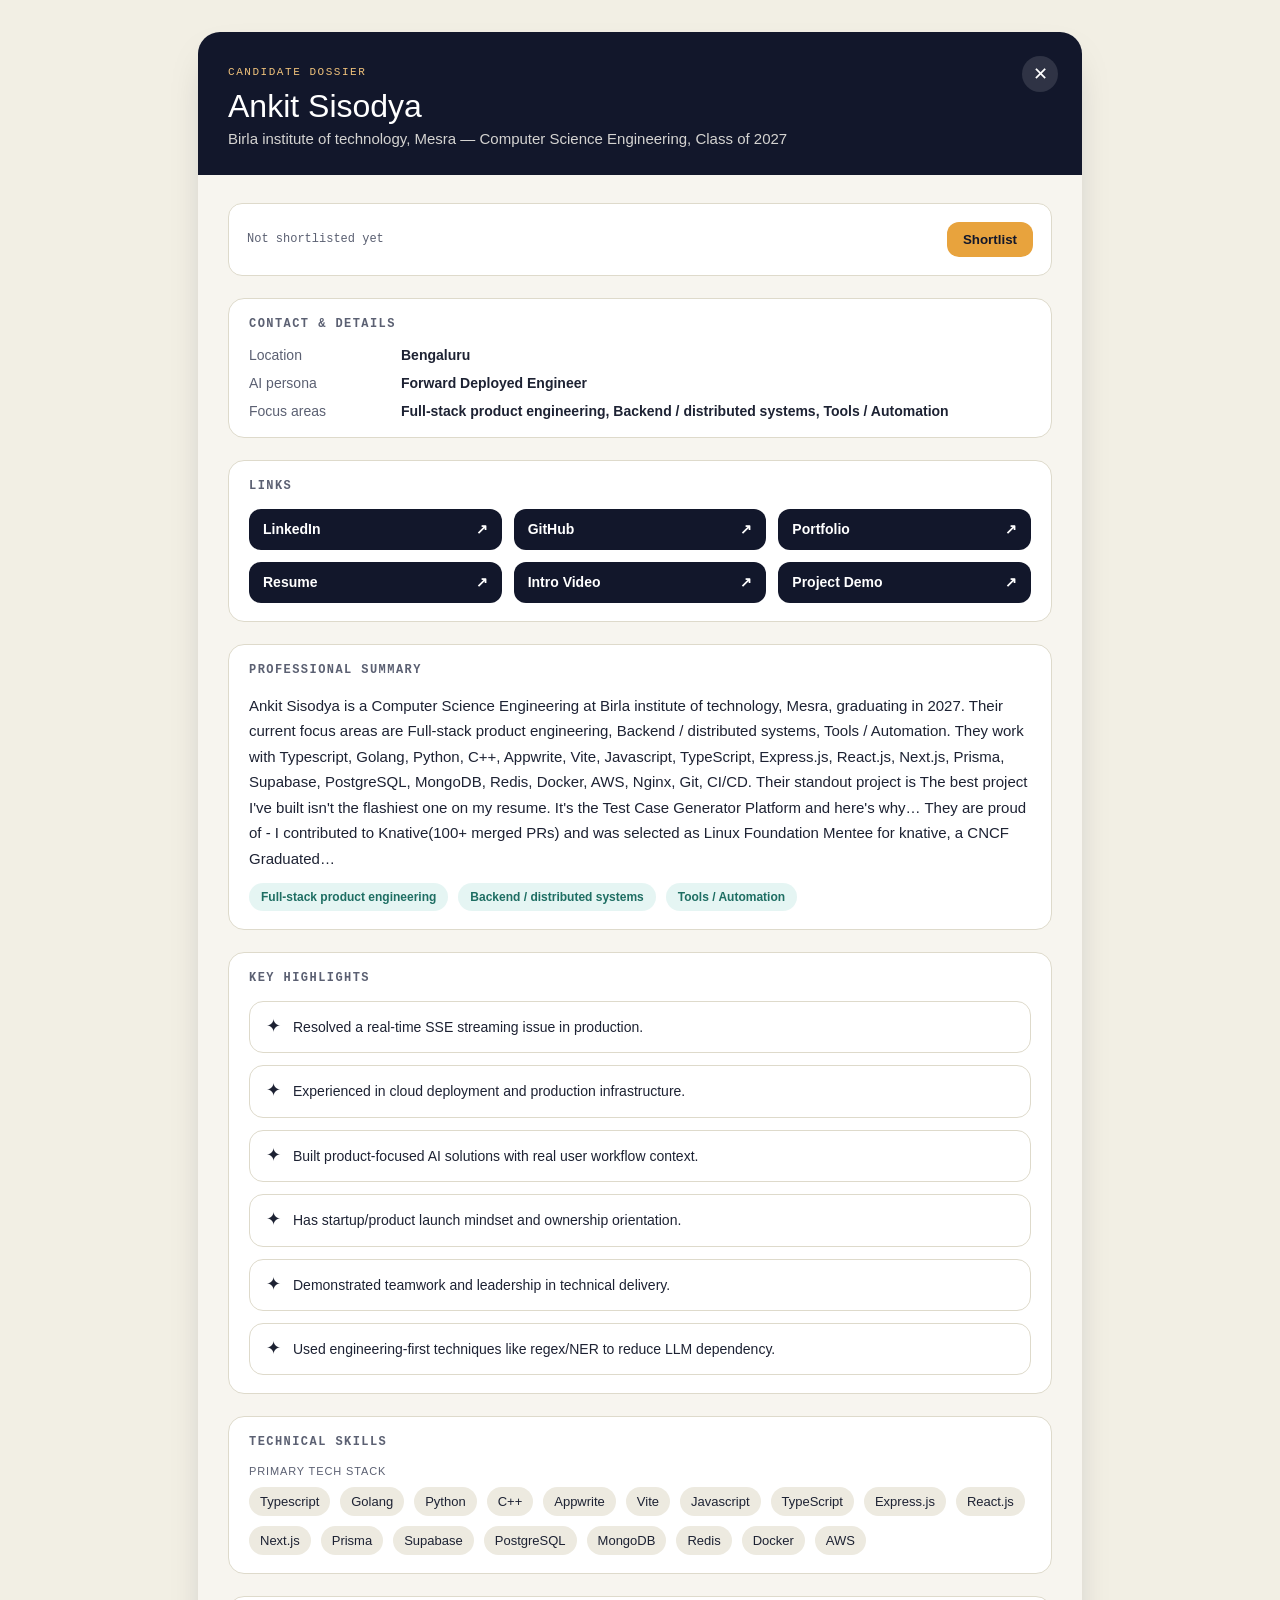
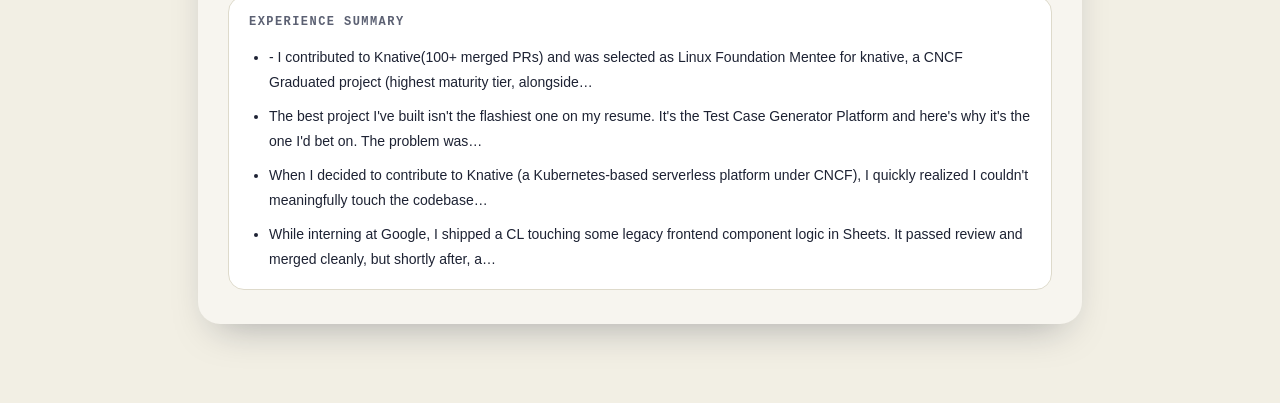
<file: candidate-dossier-ankit-sisodya.html>
<!DOCTYPE html>
<html lang="en">
<head>
  <meta charset="UTF-8">
  <meta name="viewport" content="width=device-width, initial-scale=1.0">
  <title>Candidate Dossier — Ankit Sisodya</title>
  <style>
    :root{--navy:#12172B;--amber:#E8A33D;--amber-dark:#C97F1C;--paper:#F7F5EF;--paper-dim:#EDEAE0;--ink:#1D2233;--ink-soft:#5B6072;--line:#DEDACB;--shadow:0 18px 40px -18px rgba(18,23,43,0.35);}
    *{box-sizing:border-box;}body{margin:0;font-family:Inter,sans-serif;background:#f2efe4;color:var(--ink);} .page{max-width:920px;margin:32px auto;padding:0 18px 48px;} .dossier{background:var(--paper);border-radius:22px;overflow:hidden;box-shadow:var(--shadow);} .dossier-head{background:var(--navy);color:#fff;padding:34px 30px 28px;position:relative;} .dossier-eyebrow{margin:0 0 12px;font-family:JetBrains Mono,monospace;font-size:11px;letter-spacing:0.14em;text-transform:uppercase;color:#F0C27B;} .dossier-name{margin:0;font-family:Space Grotesk,sans-serif;font-size:32px;line-height:1.05;} .dossier-uni{margin:6px 0 0;font-size:15px;color:rgba(247,245,239,0.85);} .dossier-close{position:absolute;top:24px;right:24px;width:36px;height:36px;border-radius:50%;border:none;background:rgba(255,255,255,0.12);color:#fff;font-size:18px;cursor:pointer;} .dossier-body{padding:28px 30px 34px;display:grid;gap:22px;} .dossier-shortlist-box{background:#fff;border:1px solid var(--line);border-radius:14px;padding:18px;display:flex;flex-wrap:wrap;align-items:center;justify-content:space-between;gap:12px;} .dossier-shortlist-top{display:flex;align-items:center;gap:12px;flex-wrap:wrap;} .mono{font-family:JetBrains Mono,monospace;color:var(--ink-soft);font-size:12px;} .shortlist-btn{padding:10px 16px;border:none;border-radius:12px;cursor:pointer;background:var(--amber);color:var(--navy);font-weight:700;transition:transform .15s ease;} .shortlist-btn:hover{transform:translateY(-1px);background:var(--amber-dark);} .companies-list{font-size:13px;color:var(--ink-soft);} .field-group{background:#fff;border:1px solid var(--line);border-radius:16px;padding:18px 20px;} .field-group h3{margin:0 0 16px;font-family:JetBrains Mono,monospace;font-size:12px;letter-spacing:.12em;text-transform:uppercase;color:var(--ink-soft);} .contact-rows{display:grid;gap:12px;} .contact-row{display:flex;gap:12px;flex-wrap:wrap;font-size:14px;} .contact-row .k{color:var(--ink-soft);min-width:140px;flex:0 0 auto;} .contact-row .v{font-weight:600;word-break:break-word;} .link-buttons{display:grid;gap:12px;grid-template-columns:repeat(auto-fit,minmax(200px,1fr));} .link-btn{display:inline-flex;align-items:center;justify-content:space-between;padding:12px 14px;border-radius:12px;background:var(--navy);color:#fff;text-decoration:none;font-weight:600;font-size:14px;} .link-btn .arrow{margin-left:8px;font-family:JetBrains Mono,monospace;} .tag-row{display:flex;flex-wrap:wrap;gap:10px;} .tag-chip{display:inline-flex;align-items:center;padding:7px 12px;border-radius:999px;font-size:12px;font-weight:600;} .focus-chip{background:rgba(47,168,154,0.12);color:#1E6E63;} .insight-chip{background:rgba(232,163,61,0.15);color:#8A6415;} .summary-text{margin:0;font-size:15px;line-height:1.7;color:var(--ink);} .highlight-list{display:grid;gap:12px;} .highlight-item{display:flex;gap:12px;align-items:flex-start;background:#fff;border:1px solid var(--line);border-radius:14px;padding:14px 16px;} .highlight-icon{font-size:18px;line-height:1.2;flex:0 0 auto;} .highlight-text{font-size:14px;line-height:1.6;} .skill-groups{display:grid;gap:14px;} .skill-group-label{display:block;margin-bottom:10px;font-size:11px;letter-spacing:.08em;text-transform:uppercase;color:var(--ink-soft);} .skill-chips{display:flex;flex-wrap:wrap;gap:10px;} .skill-chip{display:inline-flex;padding:7px 11px;border-radius:999px;background:var(--paper-dim);color:var(--ink);font-size:13px;} .experience-list{margin:0;padding-left:20px;display:grid;gap:10px;} .experience-list li{font-size:14px;line-height:1.75;} @media(max-width:760px){.dossier-body{padding:24px 18px 28px;}.contact-row{flex-direction:column;}}
  </style>
</head>
  <body data-student-id="ankit-sisodya-birla-institute-of-technology-mesra" data-student-name="Ankit Sisodya">
  <div class="page">
    <div class="dossier">
      <div class="dossier-head">
        <button class="dossier-close" aria-label="Close">✕</button>
        <p class="dossier-eyebrow">Candidate Dossier</p>
        <p class="dossier-name">Ankit Sisodya</p>
        <p class="dossier-uni">Birla institute of technology, Mesra — Computer Science Engineering, Class of 2027</p>
      </div>
      <div class="dossier-body">
        <div class="dossier-shortlist-box">
          <div class="dossier-shortlist-top"><span class="mono">Not shortlisted yet</span></div>
          <button class="shortlist-btn">Shortlist</button>
        </div>
        <div class="field-group">
          <h3>Contact & Details</h3>
          <div class="contact-rows">
            <div class="contact-row"><span class="k">Location</span><span class="v">Bengaluru</span></div><div class="contact-row"><span class="k">AI persona</span><span class="v">Forward Deployed Engineer</span></div><div class="contact-row"><span class="k">Focus areas</span><span class="v">Full-stack product engineering, Backend / distributed systems, Tools / Automation</span></div>
          </div>
        </div>
        <div class="field-group"><h3>Links</h3><div class="link-buttons"><a class="link-btn" href="https://www.linkedin.com/in/ankitsisodya/" target="_blank" rel="noopener noreferrer">LinkedIn <span class="arrow">↗</span></a><a class="link-btn" href="https://github.com/Ankitsinghsisodya" target="_blank" rel="noopener noreferrer">GitHub <span class="arrow">↗</span></a><a class="link-btn" href="https://gsoc-espionage.vercel.app/" target="_blank" rel="noopener noreferrer">Portfolio <span class="arrow">↗</span></a><a class="link-btn" href="https://drive.google.com/file/d/17nsuQmwnG-FZNcWGhAJ-VehEWinyuTfQ/view" target="_blank" rel="noopener noreferrer">Resume <span class="arrow">↗</span></a><a class="link-btn" href="https://drive.google.com/file/d/1cIO8E9qmNXMyXBC9x05oOVDGv3afHLpD/view?usp=sharing" target="_blank" rel="noopener noreferrer">Intro Video <span class="arrow">↗</span></a><a class="link-btn" href="http://gsoc.app/" target="_blank" rel="noopener noreferrer">Project Demo <span class="arrow">↗</span></a></div></div>

        <div class="field-group"><h3>Professional Summary</h3><p class="summary-text">Ankit Sisodya is a Computer Science Engineering at Birla institute of technology, Mesra, graduating in 2027. Their current focus areas are Full-stack product engineering, Backend / distributed systems, Tools / Automation. They work with Typescript, Golang, Python, C++, Appwrite, Vite, Javascript, TypeScript, Express.js, React.js, Next.js, Prisma, Supabase, PostgreSQL, MongoDB, Redis, Docker, AWS, Nginx, Git, CI/CD. Their standout project is The best project I've built isn't the flashiest one on my resume. It's the Test Case Generator Platform and here's why… They are proud of - I contributed to Knative(100+ merged PRs) and was selected as Linux Foundation Mentee for knative, a CNCF Graduated…</p><div class="tag-row" style="margin-top:12px;"><span class="tag-chip focus-chip">Full-stack product engineering</span><span class="tag-chip focus-chip">Backend / distributed systems</span><span class="tag-chip focus-chip">Tools / Automation</span></div></div>
        <div class="field-group"><h3>Key Highlights</h3><div class="highlight-list"><div class="highlight-item"><span class="highlight-icon">✦</span><span class="highlight-text">Resolved a real-time SSE streaming issue in production.</span></div><div class="highlight-item"><span class="highlight-icon">✦</span><span class="highlight-text">Experienced in cloud deployment and production infrastructure.</span></div><div class="highlight-item"><span class="highlight-icon">✦</span><span class="highlight-text">Built product-focused AI solutions with real user workflow context.</span></div><div class="highlight-item"><span class="highlight-icon">✦</span><span class="highlight-text">Has startup/product launch mindset and ownership orientation.</span></div><div class="highlight-item"><span class="highlight-icon">✦</span><span class="highlight-text">Demonstrated teamwork and leadership in technical delivery.</span></div><div class="highlight-item"><span class="highlight-icon">✦</span><span class="highlight-text">Used engineering-first techniques like regex/NER to reduce LLM dependency.</span></div></div></div>
        <div class="field-group"><h3>Technical Skills</h3><div class="skill-groups"><div><span class="skill-group-label">Primary tech stack</span><div class="skill-chips"><span class="skill-chip">Typescript</span><span class="skill-chip">Golang</span><span class="skill-chip">Python</span><span class="skill-chip">C++</span><span class="skill-chip">Appwrite</span><span class="skill-chip">Vite</span><span class="skill-chip">Javascript</span><span class="skill-chip">TypeScript</span><span class="skill-chip">Express.js</span><span class="skill-chip">React.js</span><span class="skill-chip">Next.js</span><span class="skill-chip">Prisma</span><span class="skill-chip">Supabase</span><span class="skill-chip">PostgreSQL</span><span class="skill-chip">MongoDB</span><span class="skill-chip">Redis</span><span class="skill-chip">Docker</span><span class="skill-chip">AWS</span></div></div></div></div>
        <div class="field-group"><h3>Experience Summary</h3><ul class="experience-list"><li>- I contributed to Knative(100+ merged PRs) and was selected as Linux Foundation Mentee for knative, a CNCF Graduated project (highest maturity tier, alongside…</li><li>The best project I've built isn't the flashiest one on my resume. It's the Test Case Generator Platform and here's why it's the one I'd bet on. The problem was…</li><li>When I decided to contribute to Knative (a Kubernetes-based serverless platform under CNCF), I quickly realized I couldn't meaningfully touch the codebase…</li><li>While interning at Google, I shipped a CL touching some legacy frontend component logic in Sheets. It passed review and merged cleanly, but shortly after, a…</li></ul></div>
      </div>
    </div>
  </div>
    <script src="candidate.js"></script>
  </body>
  </html>
</html>
</file>
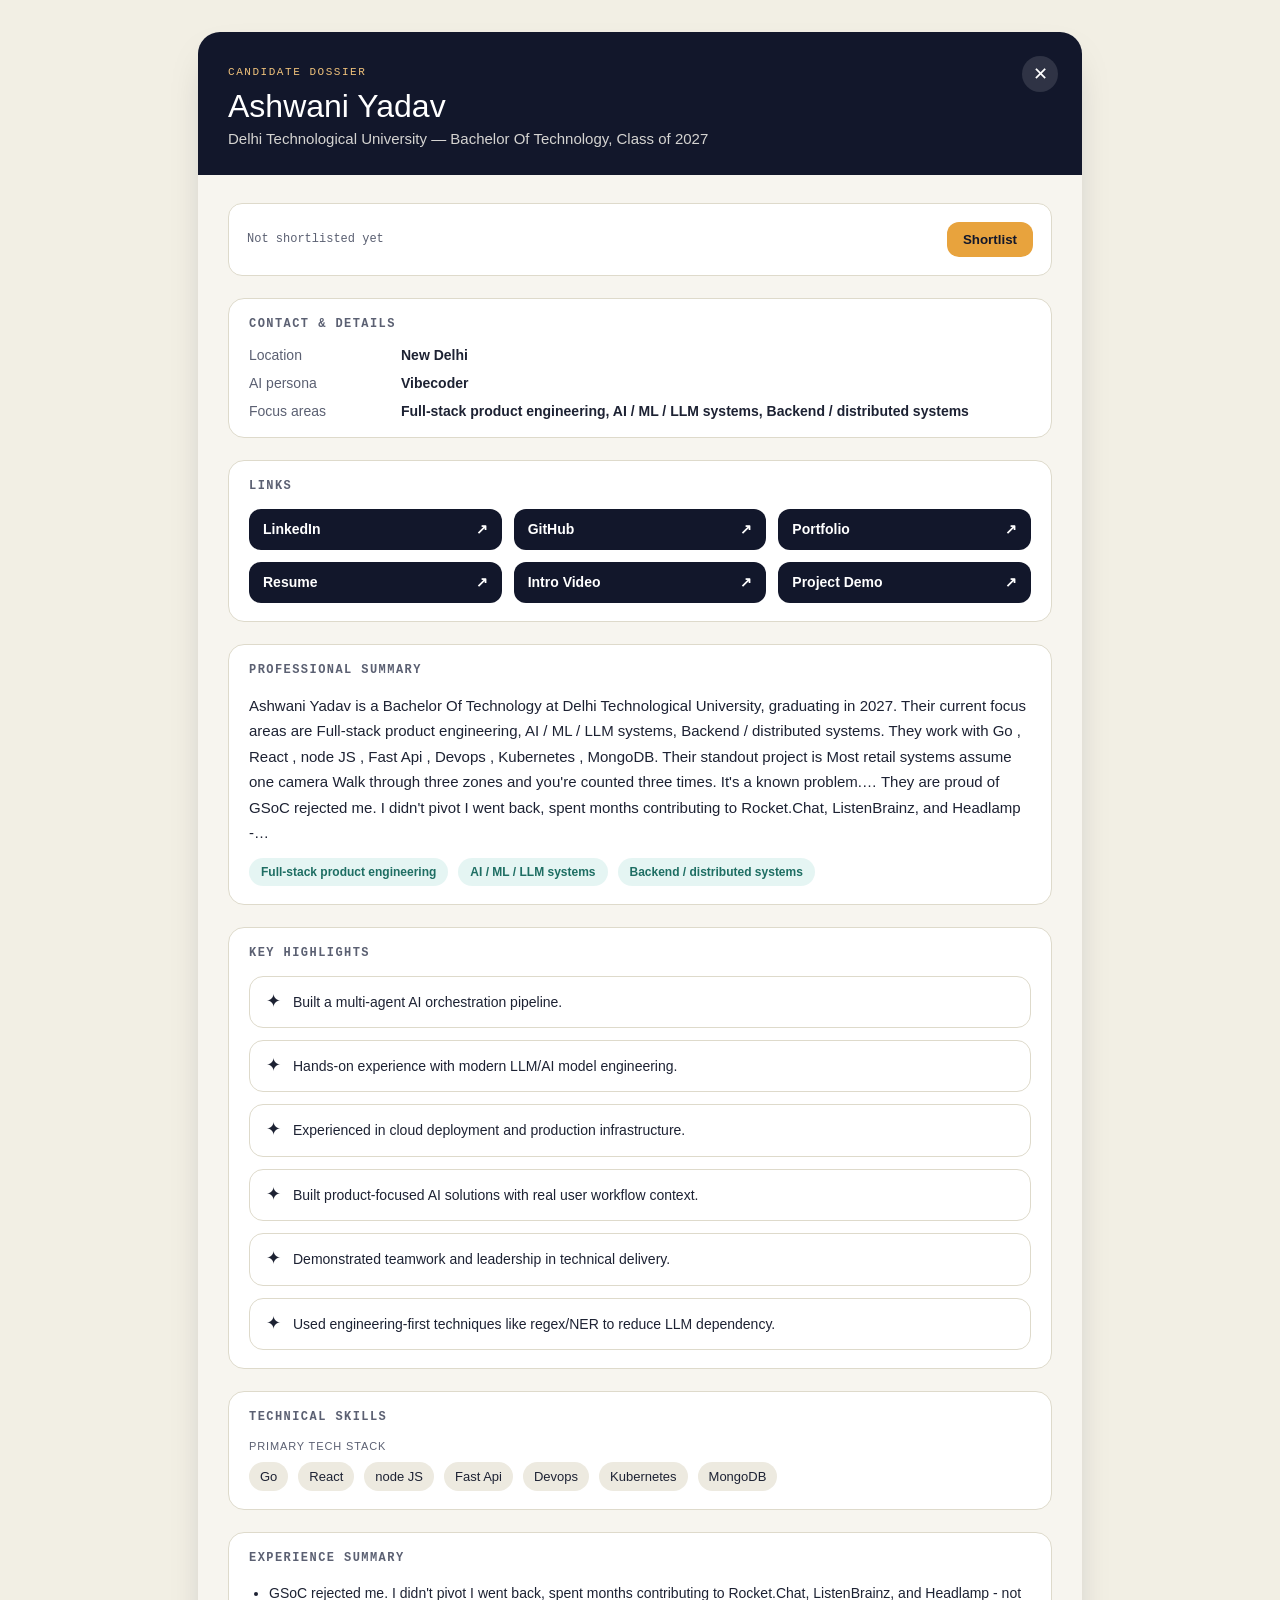
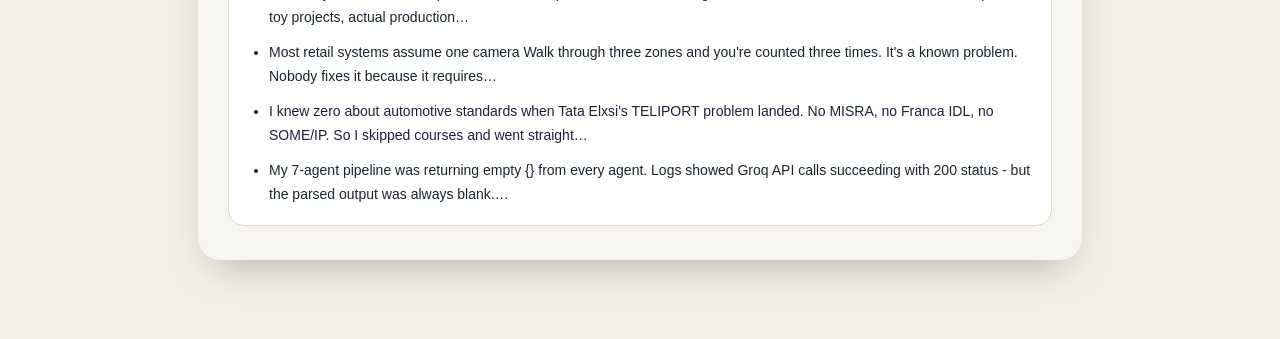
<file: candidate-dossier-ashwani-yadav.html>
<!DOCTYPE html>
<html lang="en">
<head>
  <meta charset="UTF-8">
  <meta name="viewport" content="width=device-width, initial-scale=1.0">
  <title>Candidate Dossier — Ashwani Yadav</title>
  <style>
    :root{--navy:#12172B;--amber:#E8A33D;--amber-dark:#C97F1C;--paper:#F7F5EF;--paper-dim:#EDEAE0;--ink:#1D2233;--ink-soft:#5B6072;--line:#DEDACB;--shadow:0 18px 40px -18px rgba(18,23,43,0.35);}
    *{box-sizing:border-box;}body{margin:0;font-family:Inter,sans-serif;background:#f2efe4;color:var(--ink);} .page{max-width:920px;margin:32px auto;padding:0 18px 48px;} .dossier{background:var(--paper);border-radius:22px;overflow:hidden;box-shadow:var(--shadow);} .dossier-head{background:var(--navy);color:#fff;padding:34px 30px 28px;position:relative;} .dossier-eyebrow{margin:0 0 12px;font-family:JetBrains Mono,monospace;font-size:11px;letter-spacing:0.14em;text-transform:uppercase;color:#F0C27B;} .dossier-name{margin:0;font-family:Space Grotesk,sans-serif;font-size:32px;line-height:1.05;} .dossier-uni{margin:6px 0 0;font-size:15px;color:rgba(247,245,239,0.85);} .dossier-close{position:absolute;top:24px;right:24px;width:36px;height:36px;border-radius:50%;border:none;background:rgba(255,255,255,0.12);color:#fff;font-size:18px;cursor:pointer;} .dossier-body{padding:28px 30px 34px;display:grid;gap:22px;} .dossier-shortlist-box{background:#fff;border:1px solid var(--line);border-radius:14px;padding:18px;display:flex;flex-wrap:wrap;align-items:center;justify-content:space-between;gap:12px;} .dossier-shortlist-top{display:flex;align-items:center;gap:12px;flex-wrap:wrap;} .mono{font-family:JetBrains Mono,monospace;color:var(--ink-soft);font-size:12px;} .shortlist-btn{padding:10px 16px;border:none;border-radius:12px;cursor:pointer;background:var(--amber);color:var(--navy);font-weight:700;transition:transform .15s ease;} .shortlist-btn:hover{transform:translateY(-1px);background:var(--amber-dark);} .companies-list{font-size:13px;color:var(--ink-soft);} .field-group{background:#fff;border:1px solid var(--line);border-radius:16px;padding:18px 20px;} .field-group h3{margin:0 0 16px;font-family:JetBrains Mono,monospace;font-size:12px;letter-spacing:.12em;text-transform:uppercase;color:var(--ink-soft);} .contact-rows{display:grid;gap:12px;} .contact-row{display:flex;gap:12px;flex-wrap:wrap;font-size:14px;} .contact-row .k{color:var(--ink-soft);min-width:140px;flex:0 0 auto;} .contact-row .v{font-weight:600;word-break:break-word;} .link-buttons{display:grid;gap:12px;grid-template-columns:repeat(auto-fit,minmax(200px,1fr));} .link-btn{display:inline-flex;align-items:center;justify-content:space-between;padding:12px 14px;border-radius:12px;background:var(--navy);color:#fff;text-decoration:none;font-weight:600;font-size:14px;} .link-btn .arrow{margin-left:8px;font-family:JetBrains Mono,monospace;} .tag-row{display:flex;flex-wrap:wrap;gap:10px;} .tag-chip{display:inline-flex;align-items:center;padding:7px 12px;border-radius:999px;font-size:12px;font-weight:600;} .focus-chip{background:rgba(47,168,154,0.12);color:#1E6E63;} .insight-chip{background:rgba(232,163,61,0.15);color:#8A6415;} .summary-text{margin:0;font-size:15px;line-height:1.7;color:var(--ink);} .highlight-list{display:grid;gap:12px;} .highlight-item{display:flex;gap:12px;align-items:flex-start;background:#fff;border:1px solid var(--line);border-radius:14px;padding:14px 16px;} .highlight-icon{font-size:18px;line-height:1.2;flex:0 0 auto;} .highlight-text{font-size:14px;line-height:1.6;} .skill-groups{display:grid;gap:14px;} .skill-group-label{display:block;margin-bottom:10px;font-size:11px;letter-spacing:.08em;text-transform:uppercase;color:var(--ink-soft);} .skill-chips{display:flex;flex-wrap:wrap;gap:10px;} .skill-chip{display:inline-flex;padding:7px 11px;border-radius:999px;background:var(--paper-dim);color:var(--ink);font-size:13px;} .experience-list{margin:0;padding-left:20px;display:grid;gap:10px;} .experience-list li{font-size:14px;line-height:1.75;} @media(max-width:760px){.dossier-body{padding:24px 18px 28px;}.contact-row{flex-direction:column;}}
  </style>
</head>
<body data-student-id="ashwani-yadav-delhi-technological-university" data-student-name="Ashwani Yadav">
  <div class="page">
    <div class="dossier">
      <div class="dossier-head">
        <button class="dossier-close" aria-label="Close">✕</button>
        <p class="dossier-eyebrow">Candidate Dossier</p>
        <p class="dossier-name">Ashwani Yadav</p>
        <p class="dossier-uni">Delhi Technological University — Bachelor Of Technology, Class of 2027</p>
      </div>
      <div class="dossier-body">
        <div class="dossier-shortlist-box">
          <div class="dossier-shortlist-top"><span class="mono">Not shortlisted yet</span></div>
          <button class="shortlist-btn">Shortlist</button>
        </div>
        <div class="field-group">
          <h3>Contact & Details</h3>
          <div class="contact-rows">
            <div class="contact-row"><span class="k">Location</span><span class="v">New Delhi</span></div><div class="contact-row"><span class="k">AI persona</span><span class="v">Vibecoder</span></div><div class="contact-row"><span class="k">Focus areas</span><span class="v">Full-stack product engineering, AI / ML / LLM systems, Backend / distributed systems</span></div>
          </div>
        </div>
        <div class="field-group"><h3>Links</h3><div class="link-buttons"><a class="link-btn" href="https://www.linkedin.com/in/ashwani-yadav-82470221b" target="_blank" rel="noopener noreferrer">LinkedIn <span class="arrow">↗</span></a><a class="link-btn" href="https://github.com/NAME-ASHWANIYADAV" target="_blank" rel="noopener noreferrer">GitHub <span class="arrow">↗</span></a><a class="link-btn" href="https://www.ecokaagazz.com/" target="_blank" rel="noopener noreferrer">Portfolio <span class="arrow">↗</span></a><a class="link-btn" href="https://drive.google.com/file/d/1SMVMbbOTmpFs3ZVFBEwBD7DUu3uKjBhA/view?usp=sharing" target="_blank" rel="noopener noreferrer">Resume <span class="arrow">↗</span></a><a class="link-btn" href="https://youtu.be/maW-70QhDi8" target="_blank" rel="noopener noreferrer">Intro Video <span class="arrow">↗</span></a><a class="link-btn" href="https://github.com/NAME-ASHWANIYADAV/GenAuto-SDV-Demo" target="_blank" rel="noopener noreferrer">Project Demo <span class="arrow">↗</span></a></div></div>

        <div class="field-group"><h3>Professional Summary</h3><p class="summary-text">Ashwani Yadav is a Bachelor Of Technology at Delhi Technological University, graduating in 2027. Their current focus areas are Full-stack product engineering, AI / ML / LLM systems, Backend / distributed systems. They work with Go , React , node JS , Fast Api , Devops , Kubernetes , MongoDB. Their standout project is Most retail systems assume one camera Walk through three zones and you're counted three times. It's a known problem.… They are proud of GSoC rejected me. I didn't pivot I went back, spent months contributing to Rocket.Chat, ListenBrainz, and Headlamp -…</p><div class="tag-row" style="margin-top:12px;"><span class="tag-chip focus-chip">Full-stack product engineering</span><span class="tag-chip focus-chip">AI / ML / LLM systems</span><span class="tag-chip focus-chip">Backend / distributed systems</span></div></div>
        <div class="field-group"><h3>Key Highlights</h3><div class="highlight-list"><div class="highlight-item"><span class="highlight-icon">✦</span><span class="highlight-text">Built a multi-agent AI orchestration pipeline.</span></div><div class="highlight-item"><span class="highlight-icon">✦</span><span class="highlight-text">Hands-on experience with modern LLM/AI model engineering.</span></div><div class="highlight-item"><span class="highlight-icon">✦</span><span class="highlight-text">Experienced in cloud deployment and production infrastructure.</span></div><div class="highlight-item"><span class="highlight-icon">✦</span><span class="highlight-text">Built product-focused AI solutions with real user workflow context.</span></div><div class="highlight-item"><span class="highlight-icon">✦</span><span class="highlight-text">Demonstrated teamwork and leadership in technical delivery.</span></div><div class="highlight-item"><span class="highlight-icon">✦</span><span class="highlight-text">Used engineering-first techniques like regex/NER to reduce LLM dependency.</span></div></div></div>
        <div class="field-group"><h3>Technical Skills</h3><div class="skill-groups"><div><span class="skill-group-label">Primary tech stack</span><div class="skill-chips"><span class="skill-chip">Go </span><span class="skill-chip">React </span><span class="skill-chip">node JS </span><span class="skill-chip">Fast Api </span><span class="skill-chip">Devops </span><span class="skill-chip">Kubernetes </span><span class="skill-chip">MongoDB</span></div></div></div></div>
        <div class="field-group"><h3>Experience Summary</h3><ul class="experience-list"><li>GSoC rejected me. I didn't pivot I went back, spent months contributing to Rocket.Chat, ListenBrainz, and Headlamp - not toy projects, actual production…</li><li>Most retail systems assume one camera Walk through three zones and you're counted three times. It's a known problem. Nobody fixes it because it requires…</li><li>I knew zero about automotive standards when Tata Elxsi's TELIPORT problem landed. No MISRA, no Franca IDL, no SOME/IP. So I skipped courses and went straight…</li><li>My 7-agent pipeline was returning empty {} from every agent. Logs showed Groq API calls succeeding with 200 status - but the parsed output was always blank.…</li></ul></div>
      </div>
    </div>
  </div>
  <script src="candidate.js"></script>
</body>
</html>
</html>
</file>
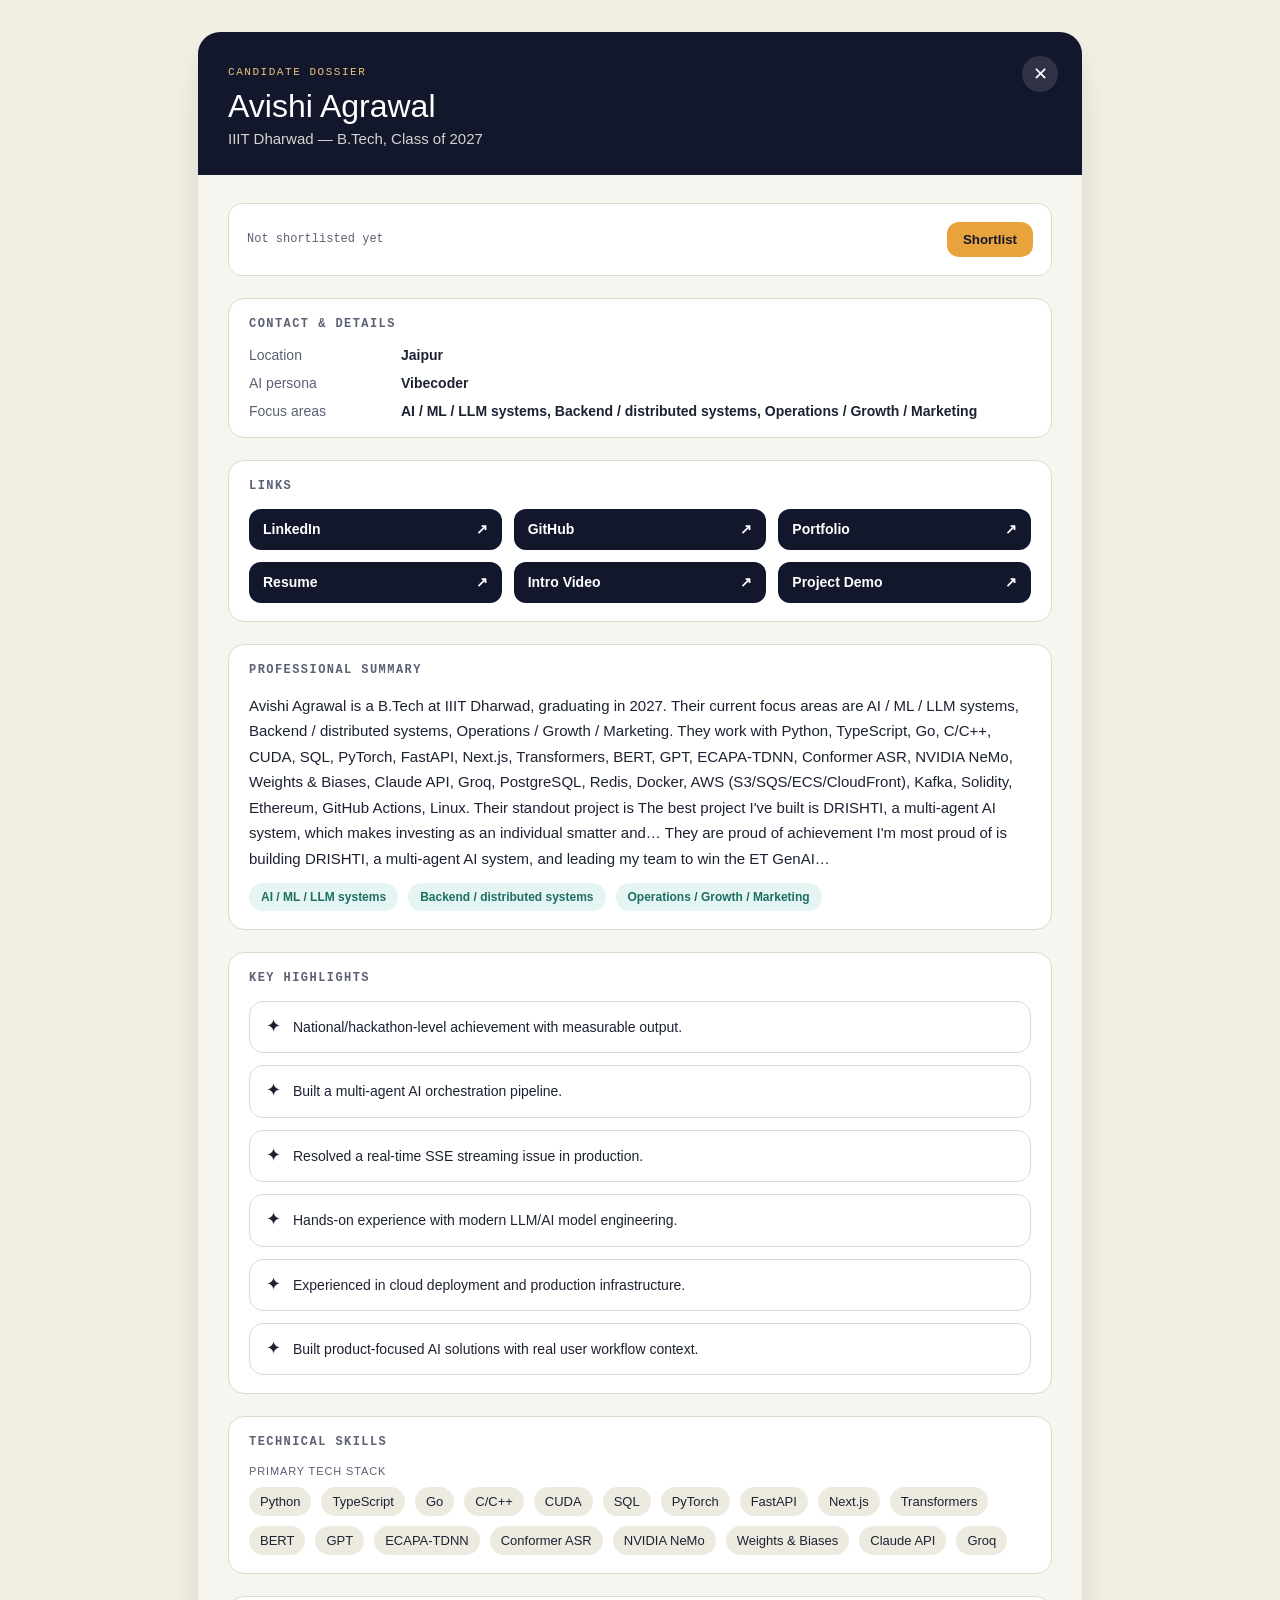
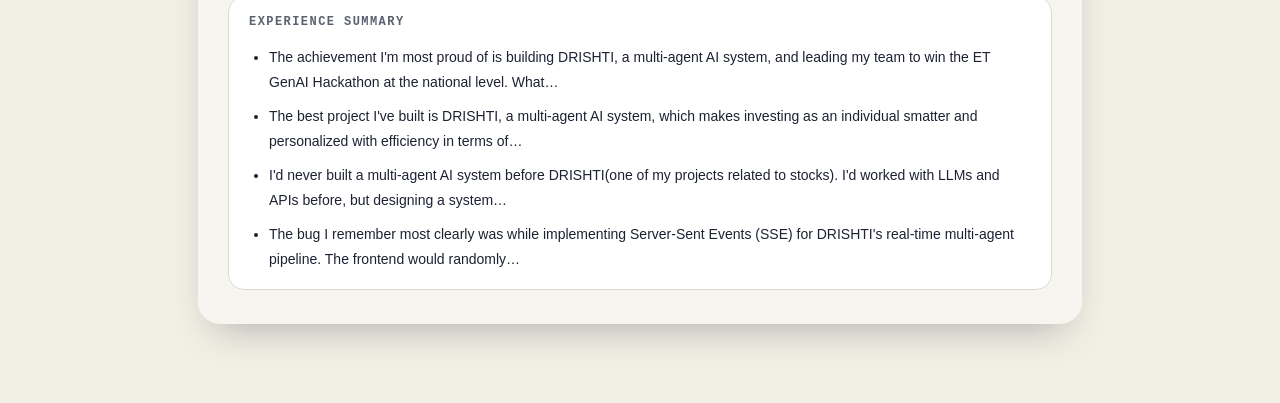
<file: candidate-dossier-avishi-agrawal.html>
<!DOCTYPE html>
<html lang="en">
<head>
  <meta charset="UTF-8">
  <meta name="viewport" content="width=device-width, initial-scale=1.0">
  <title>Candidate Dossier — Avishi Agrawal</title>
  <style>
    :root{--navy:#12172B;--amber:#E8A33D;--amber-dark:#C97F1C;--paper:#F7F5EF;--paper-dim:#EDEAE0;--ink:#1D2233;--ink-soft:#5B6072;--line:#DEDACB;--shadow:0 18px 40px -18px rgba(18,23,43,0.35);}
    *{box-sizing:border-box;}body{margin:0;font-family:Inter,sans-serif;background:#f2efe4;color:var(--ink);} .page{max-width:920px;margin:32px auto;padding:0 18px 48px;} .dossier{background:var(--paper);border-radius:22px;overflow:hidden;box-shadow:var(--shadow);} .dossier-head{background:var(--navy);color:#fff;padding:34px 30px 28px;position:relative;} .dossier-eyebrow{margin:0 0 12px;font-family:JetBrains Mono,monospace;font-size:11px;letter-spacing:0.14em;text-transform:uppercase;color:#F0C27B;} .dossier-name{margin:0;font-family:Space Grotesk,sans-serif;font-size:32px;line-height:1.05;} .dossier-uni{margin:6px 0 0;font-size:15px;color:rgba(247,245,239,0.85);} .dossier-close{position:absolute;top:24px;right:24px;width:36px;height:36px;border-radius:50%;border:none;background:rgba(255,255,255,0.12);color:#fff;font-size:18px;cursor:pointer;} .dossier-body{padding:28px 30px 34px;display:grid;gap:22px;} .dossier-shortlist-box{background:#fff;border:1px solid var(--line);border-radius:14px;padding:18px;display:flex;flex-wrap:wrap;align-items:center;justify-content:space-between;gap:12px;} .dossier-shortlist-top{display:flex;align-items:center;gap:12px;flex-wrap:wrap;} .mono{font-family:JetBrains Mono,monospace;color:var(--ink-soft);font-size:12px;} .shortlist-btn{padding:10px 16px;border:none;border-radius:12px;cursor:pointer;background:var(--amber);color:var(--navy);font-weight:700;transition:transform .15s ease;} .shortlist-btn:hover{transform:translateY(-1px);background:var(--amber-dark);} .companies-list{font-size:13px;color:var(--ink-soft);} .field-group{background:#fff;border:1px solid var(--line);border-radius:16px;padding:18px 20px;} .field-group h3{margin:0 0 16px;font-family:JetBrains Mono,monospace;font-size:12px;letter-spacing:.12em;text-transform:uppercase;color:var(--ink-soft);} .contact-rows{display:grid;gap:12px;} .contact-row{display:flex;gap:12px;flex-wrap:wrap;font-size:14px;} .contact-row .k{color:var(--ink-soft);min-width:140px;flex:0 0 auto;} .contact-row .v{font-weight:600;word-break:break-word;} .link-buttons{display:grid;gap:12px;grid-template-columns:repeat(auto-fit,minmax(200px,1fr));} .link-btn{display:inline-flex;align-items:center;justify-content:space-between;padding:12px 14px;border-radius:12px;background:var(--navy);color:#fff;text-decoration:none;font-weight:600;font-size:14px;} .link-btn .arrow{margin-left:8px;font-family:JetBrains Mono,monospace;} .tag-row{display:flex;flex-wrap:wrap;gap:10px;} .tag-chip{display:inline-flex;align-items:center;padding:7px 12px;border-radius:999px;font-size:12px;font-weight:600;} .focus-chip{background:rgba(47,168,154,0.12);color:#1E6E63;} .insight-chip{background:rgba(232,163,61,0.15);color:#8A6415;} .summary-text{margin:0;font-size:15px;line-height:1.7;color:var(--ink);} .highlight-list{display:grid;gap:12px;} .highlight-item{display:flex;gap:12px;align-items:flex-start;background:#fff;border:1px solid var(--line);border-radius:14px;padding:14px 16px;} .highlight-icon{font-size:18px;line-height:1.2;flex:0 0 auto;} .highlight-text{font-size:14px;line-height:1.6;} .skill-groups{display:grid;gap:14px;} .skill-group-label{display:block;margin-bottom:10px;font-size:11px;letter-spacing:.08em;text-transform:uppercase;color:var(--ink-soft);} .skill-chips{display:flex;flex-wrap:wrap;gap:10px;} .skill-chip{display:inline-flex;padding:7px 11px;border-radius:999px;background:var(--paper-dim);color:var(--ink);font-size:13px;} .experience-list{margin:0;padding-left:20px;display:grid;gap:10px;} .experience-list li{font-size:14px;line-height:1.75;} @media(max-width:760px){.dossier-body{padding:24px 18px 28px;}.contact-row{flex-direction:column;}}
  </style>
</head>
<body data-student-id="avishi-agrawal-iiit-dharwad" data-student-name="Avishi Agrawal">
  <div class="page">
    <div class="dossier">
      <div class="dossier-head">
        <button class="dossier-close" aria-label="Close">✕</button>
        <p class="dossier-eyebrow">Candidate Dossier</p>
        <p class="dossier-name">Avishi Agrawal</p>
        <p class="dossier-uni">IIIT Dharwad — B.Tech, Class of 2027</p>
      </div>
      <div class="dossier-body">
        <div class="dossier-shortlist-box">
          <div class="dossier-shortlist-top"><span class="mono">Not shortlisted yet</span></div>
          <button class="shortlist-btn">Shortlist</button>
        </div>
        <div class="field-group">
          <h3>Contact & Details</h3>
          <div class="contact-rows">
            <div class="contact-row"><span class="k">Location</span><span class="v">Jaipur</span></div><div class="contact-row"><span class="k">AI persona</span><span class="v">Vibecoder</span></div><div class="contact-row"><span class="k">Focus areas</span><span class="v">AI / ML / LLM systems, Backend / distributed systems, Operations / Growth / Marketing</span></div>
          </div>
        </div>
        <div class="field-group"><h3>Links</h3><div class="link-buttons"><a class="link-btn" href="https://www.linkedin.com/in/avishi-agrawal-abb539316/" target="_blank" rel="noopener noreferrer">LinkedIn <span class="arrow">↗</span></a><a class="link-btn" href="https://github.com/Avishi03" target="_blank" rel="noopener noreferrer">GitHub <span class="arrow">↗</span></a><a class="link-btn" href="https://avishi-portfolio.vercel.app/" target="_blank" rel="noopener noreferrer">Portfolio <span class="arrow">↗</span></a><a class="link-btn" href="https://drive.google.com/file/d/1riH8tCYfPuPJS89Q7n7e02RCJ87CMlQo/view?usp=sharing" target="_blank" rel="noopener noreferrer">Resume <span class="arrow">↗</span></a><a class="link-btn" href="https://youtu.be/hcddBBvAoyg?si=GOMos8rCHxDoCJ2b" target="_blank" rel="noopener noreferrer">Intro Video <span class="arrow">↗</span></a><a class="link-btn" href="https://bharat-nivesh.vercel.app/" target="_blank" rel="noopener noreferrer">Project Demo <span class="arrow">↗</span></a></div></div>

        <div class="field-group"><h3>Professional Summary</h3><p class="summary-text">Avishi Agrawal is a B.Tech at IIIT Dharwad, graduating in 2027. Their current focus areas are AI / ML / LLM systems, Backend / distributed systems, Operations / Growth / Marketing. They work with Python, TypeScript, Go, C/C++, CUDA, SQL, PyTorch, FastAPI, Next.js, Transformers, BERT, GPT, ECAPA-TDNN, Conformer ASR, NVIDIA NeMo, Weights & Biases, Claude API, Groq, PostgreSQL, Redis, Docker, AWS (S3/SQS/ECS/CloudFront), Kafka, Solidity, Ethereum, GitHub Actions, Linux. Their standout project is The best project I've built is DRISHTI, a multi-agent AI system, which makes investing as an individual smatter and… They are proud of achievement I'm most proud of is building DRISHTI, a multi-agent AI system, and leading my team to win the ET GenAI…</p><div class="tag-row" style="margin-top:12px;"><span class="tag-chip focus-chip">AI / ML / LLM systems</span><span class="tag-chip focus-chip">Backend / distributed systems</span><span class="tag-chip focus-chip">Operations / Growth / Marketing</span></div></div>
        <div class="field-group"><h3>Key Highlights</h3><div class="highlight-list"><div class="highlight-item"><span class="highlight-icon">✦</span><span class="highlight-text">National/hackathon-level achievement with measurable output.</span></div><div class="highlight-item"><span class="highlight-icon">✦</span><span class="highlight-text">Built a multi-agent AI orchestration pipeline.</span></div><div class="highlight-item"><span class="highlight-icon">✦</span><span class="highlight-text">Resolved a real-time SSE streaming issue in production.</span></div><div class="highlight-item"><span class="highlight-icon">✦</span><span class="highlight-text">Hands-on experience with modern LLM/AI model engineering.</span></div><div class="highlight-item"><span class="highlight-icon">✦</span><span class="highlight-text">Experienced in cloud deployment and production infrastructure.</span></div><div class="highlight-item"><span class="highlight-icon">✦</span><span class="highlight-text">Built product-focused AI solutions with real user workflow context.</span></div></div></div>
        <div class="field-group"><h3>Technical Skills</h3><div class="skill-groups"><div><span class="skill-group-label">Primary tech stack</span><div class="skill-chips"><span class="skill-chip">Python</span><span class="skill-chip">TypeScript</span><span class="skill-chip">Go</span><span class="skill-chip">C/C++</span><span class="skill-chip">CUDA</span><span class="skill-chip">SQL</span><span class="skill-chip">PyTorch</span><span class="skill-chip">FastAPI</span><span class="skill-chip">Next.js</span><span class="skill-chip">Transformers</span><span class="skill-chip">BERT</span><span class="skill-chip">GPT</span><span class="skill-chip">ECAPA-TDNN</span><span class="skill-chip">Conformer ASR</span><span class="skill-chip">NVIDIA NeMo</span><span class="skill-chip">Weights & Biases</span><span class="skill-chip">Claude API</span><span class="skill-chip">Groq</span></div></div></div></div>
        <div class="field-group"><h3>Experience Summary</h3><ul class="experience-list"><li>The achievement I'm most proud of is building DRISHTI, a multi-agent AI system, and leading my team to win the ET GenAI Hackathon at the national level. What…</li><li>The best project I've built is DRISHTI, a multi-agent AI system, which makes investing as an individual smatter and personalized with efficiency in terms of…</li><li>I'd never built a multi-agent AI system before DRISHTI(one of my projects related to stocks). I'd worked with LLMs and APIs before, but designing a system…</li><li>The bug I remember most clearly was while implementing Server-Sent Events (SSE) for DRISHTI's real-time multi-agent pipeline. The frontend would randomly…</li></ul></div>
      </div>
    </div>
  </div>
  <script src="candidate.js"></script>
</body>
</html>
</html>
</file>
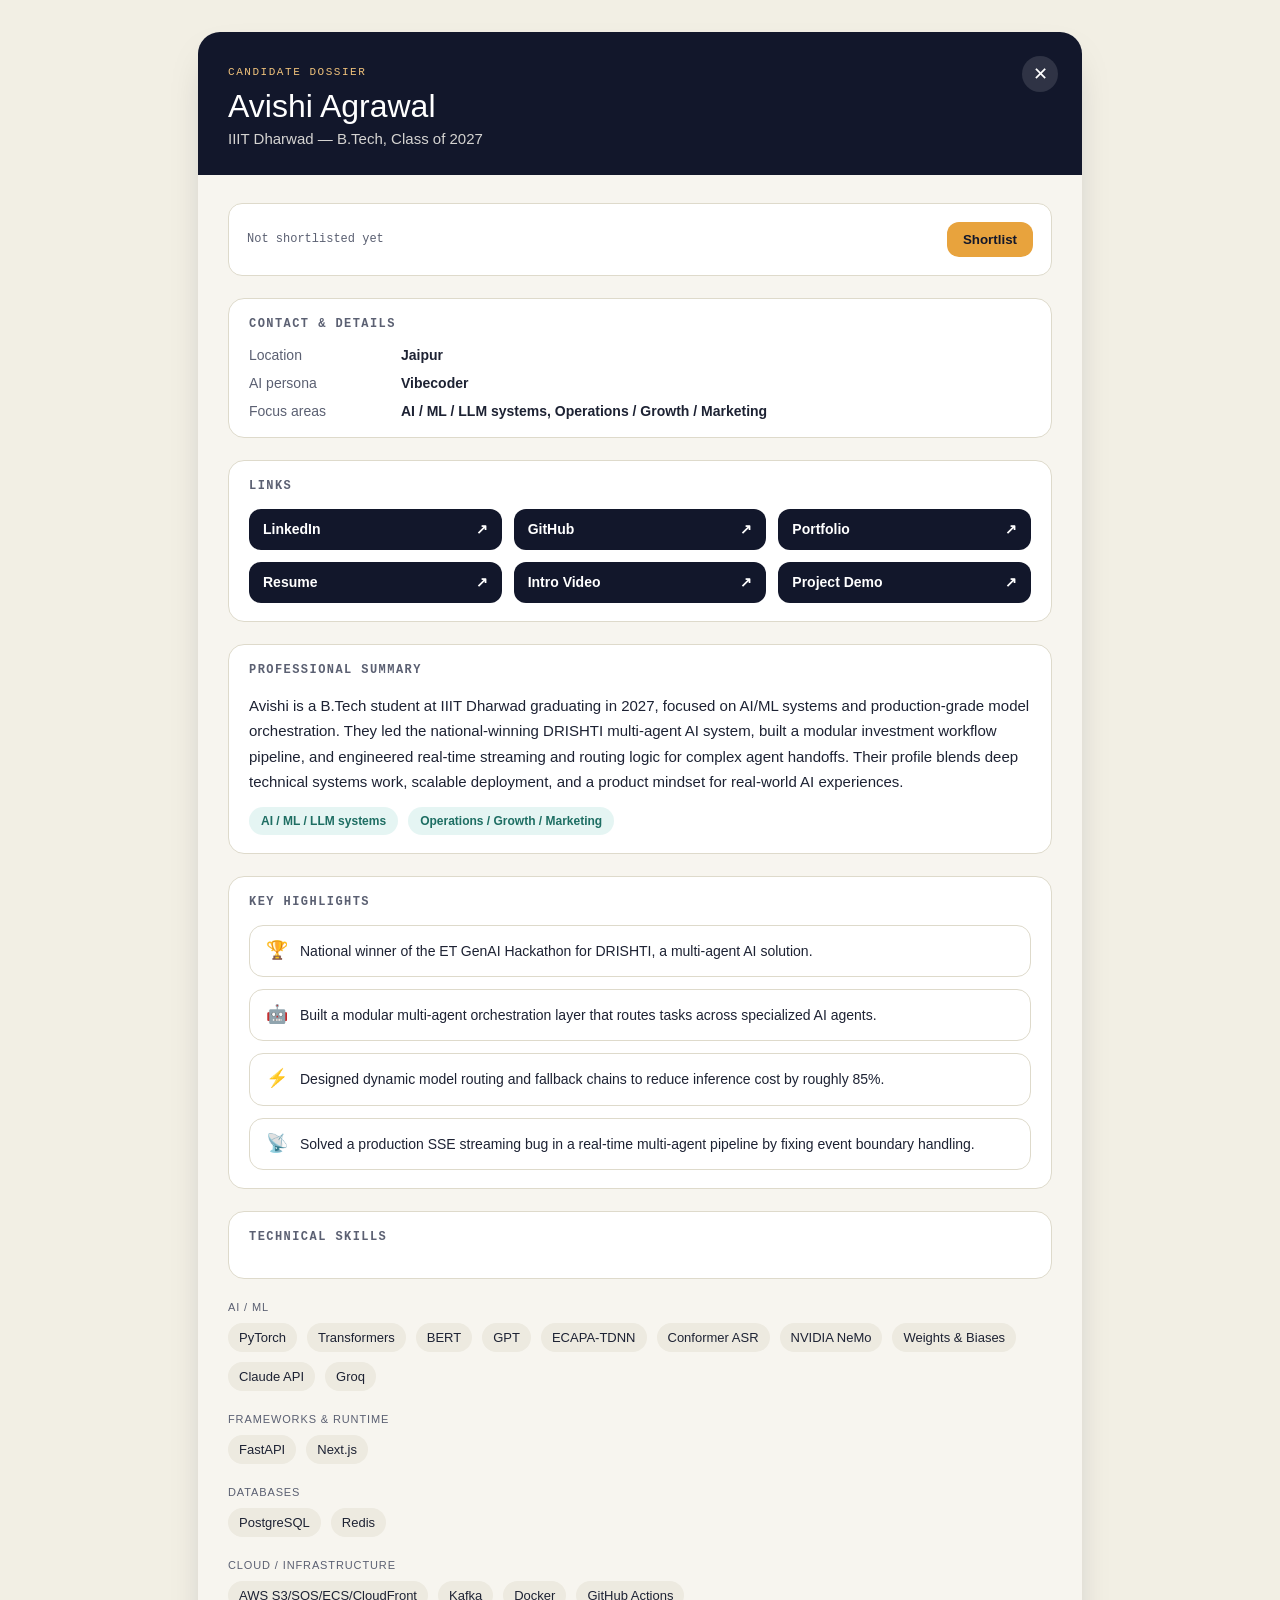
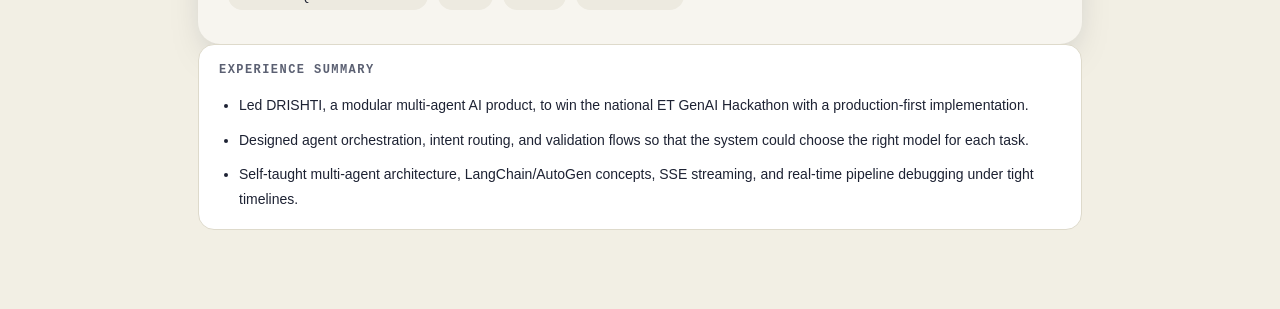
<file: candidate-dossier-avishi.html>
<!DOCTYPE html>
<html lang="en">
<head>
  <meta charset="UTF-8">
  <meta name="viewport" content="width=device-width, initial-scale=1.0">
  <title>Candidate Dossier — Avishi Agrawal</title>
  <style>
    :root {
      --navy: #12172B;
      --amber: #E8A33D;
      --amber-dark: #C97F1C;
      --paper: #F7F5EF;
      --paper-dim: #EDEAE0;
      --ink: #1D2233;
      --ink-soft: #5B6072;
      --line: #DEDACB;
      --radius: 16px;
      --shadow: 0 18px 40px -18px rgba(18,23,43,0.35);
    }
    * { box-sizing: border-box; }
    body { margin: 0; font-family: Inter, sans-serif; background: #f2efe4; color: var(--ink); }
    .page { max-width: 920px; margin: 32px auto; padding: 0 18px 48px; }
    .dossier { background: var(--paper); border-radius: 22px; overflow: hidden; box-shadow: var(--shadow); }
    .dossier-head { background: var(--navy); color: #fff; padding: 34px 30px 28px; position: relative; }
    .dossier-eyebrow { margin: 0 0 12px; font-family: JetBrains Mono, monospace; font-size: 11px; letter-spacing: 0.14em; text-transform: uppercase; color: #F0C27B; }
    .dossier-name { margin: 0; font-family: Space Grotesk, sans-serif; font-size: 32px; line-height: 1.05; }
    .dossier-uni { margin: 6px 0 0; font-size: 15px; color: rgba(247,245,239,0.85); }
    .dossier-close { position: absolute; top: 24px; right: 24px; width: 36px; height: 36px; border-radius: 50%; border: none; background: rgba(255,255,255,0.12); color: #fff; font-size: 18px; cursor: pointer; }
    .dossier-body { padding: 28px 30px 34px; display: grid; gap: 22px; }
    .dossier-shortlist-box { background: #fff; border: 1px solid var(--line); border-radius: 14px; padding: 18px; display: flex; flex-wrap: wrap; align-items: center; justify-content: space-between; gap: 12px; }
    .dossier-shortlist-top { display: flex; align-items: center; gap: 12px; flex-wrap: wrap; }
    .mono { font-family: JetBrains Mono, monospace; color: var(--ink-soft); font-size: 12px; }
    .shortlist-btn { padding: 10px 16px; border: none; border-radius: 12px; cursor: pointer; background: var(--amber); color: var(--navy); font-weight: 700; transition: transform 0.15s ease; }
    .shortlist-btn:hover { transform: translateY(-1px); background: var(--amber-dark); }
    .companies-list { font-size: 13px; color: var(--ink-soft); }
    .field-group { background: #fff; border: 1px solid var(--line); border-radius: 16px; padding: 18px 20px; }
    .field-group h3 { margin: 0 0 16px; font-family: JetBrains Mono, monospace; font-size: 12px; letter-spacing: 0.12em; text-transform: uppercase; color: var(--ink-soft); }
    .contact-rows { display: grid; gap: 12px; }
    .contact-row { display: flex; gap: 12px; flex-wrap: wrap; font-size: 14px; }
    .contact-row .k { color: var(--ink-soft); min-width: 140px; flex: 0 0 auto; }
    .contact-row .v { font-weight: 600; word-break: break-word; }
    .link-buttons { display: grid; gap: 12px; grid-template-columns: repeat(auto-fit, minmax(200px, 1fr)); }
    .link-btn { display: inline-flex; align-items: center; justify-content: space-between; padding: 12px 14px; border-radius: 12px; background: var(--navy); color: #fff; text-decoration: none; font-weight: 600; font-size: 14px; }
    .link-btn .arrow { margin-left: 8px; font-family: JetBrains Mono, monospace; }
    .tag-row { display: flex; flex-wrap: wrap; gap: 10px; }
    .tag-chip { display: inline-flex; align-items: center; padding: 7px 12px; border-radius: 999px; font-size: 12px; font-weight: 600; }
    .focus-chip { background: rgba(47,168,154,0.12); color: #1E6E63; }
    .insight-chip { background: rgba(232,163,61,0.15); color: #8A6415; }
    .summary-text { margin: 0; font-size: 15px; line-height: 1.7; color: var(--ink); }
    .highlight-list { display: grid; gap: 12px; }
    .highlight-item { display: flex; gap: 12px; align-items: flex-start; background: #fff; border: 1px solid var(--line); border-radius: 14px; padding: 14px 16px; }
    .highlight-icon { font-size: 18px; line-height: 1.2; flex: 0 0 auto; }
    .highlight-text { font-size: 14px; line-height: 1.6; }
    .skill-groups { display: grid; gap: 14px; }
    .skill-group-label { display: block; margin-bottom: 10px; font-size: 11px; letter-spacing: 0.08em; text-transform: uppercase; color: var(--ink-soft); }
    .skill-chips { display: flex; flex-wrap: wrap; gap: 10px; }
    .skill-chip { display: inline-flex; padding: 7px 11px; border-radius: 999px; background: var(--paper-dim); color: var(--ink); font-size: 13px; }
    .experience-list { margin: 0; padding-left: 20px; display: grid; gap: 10px; }
    .experience-list li { font-size: 14px; line-height: 1.75; }
    @media (max-width: 760px) {
      .dossier-body { padding: 24px 18px 28px; }
      .contact-row { flex-direction: column; }
    }
  </style>
</head>
<body data-student-id="avishi-agrawal-iiit-dharwad" data-student-name="Avishi Agrawal">
  <div class="page">
    <div class="dossier">
      <div class="dossier-head">
        <button class="dossier-close" aria-label="Close">✕</button>
        <p class="dossier-eyebrow">Candidate Dossier</p>
        <p class="dossier-name">Avishi Agrawal</p>
        <p class="dossier-uni">IIIT Dharwad — B.Tech, Class of 2027</p>
      </div>
      <div class="dossier-body">

        <div class="dossier-shortlist-box">
          <div class="dossier-shortlist-top">
            <span class="mono">Not shortlisted yet</span>
          </div>
          <button class="shortlist-btn">Shortlist</button>
        </div>

        <div class="field-group">
          <h3>Contact & Details</h3>
          <div class="contact-rows">
            <div class="contact-row"><span class="k">Location</span><span class="v">Jaipur</span></div>
            <div class="contact-row"><span class="k">AI persona</span><span class="v">Vibecoder</span></div>
            <div class="contact-row"><span class="k">Focus areas</span><span class="v">AI / ML / LLM systems, Operations / Growth / Marketing</span></div>
          </div>
        </div>

        <div class="field-group">
          <h3>Links</h3>
          <div class="link-buttons">
            <a class="link-btn" href="https://www.linkedin.com/in/avishi-agrawal-abb539316/" target="_blank" rel="noopener noreferrer">LinkedIn <span class="arrow">↗</span></a>
            <a class="link-btn" href="https://github.com/Avishi03" target="_blank" rel="noopener noreferrer">GitHub <span class="arrow">↗</span></a>
            <a class="link-btn" href="https://avishi-portfolio.vercel.app/" target="_blank" rel="noopener noreferrer">Portfolio <span class="arrow">↗</span></a>
            <a class="link-btn" href="https://drive.google.com/file/d/1riH8tCYfPuPJS89Q7n7e02RCJ87CMlQo/view?usp=sharing" target="_blank" rel="noopener noreferrer">Resume <span class="arrow">↗</span></a>
            <a class="link-btn" href="https://youtu.be/hcddBBvAoyg?si=GOMos8rCHxDoCJ2b" target="_blank" rel="noopener noreferrer">Intro Video <span class="arrow">↗</span></a>
            <a class="link-btn" href="https://bharat-nivesh.vercel.app/" target="_blank" rel="noopener noreferrer">Project Demo <span class="arrow">↗</span></a>
          </div>
        </div>



        <div class="field-group">
          <h3>Professional Summary</h3>
          <p class="summary-text">Avishi is a B.Tech student at IIIT Dharwad graduating in 2027, focused on AI/ML systems and production-grade model orchestration. They led the national-winning DRISHTI multi-agent AI system, built a modular investment workflow pipeline, and engineered real-time streaming and routing logic for complex agent handoffs. Their profile blends deep technical systems work, scalable deployment, and a product mindset for real-world AI experiences.</p>
          <div class="tag-row" style="margin-top: 12px;">
            <span class="tag-chip focus-chip">AI / ML / LLM systems</span>
            <span class="tag-chip focus-chip">Operations / Growth / Marketing</span>
          </div>
        </div>

        <div class="field-group">
          <h3>Key Highlights</h3>
          <div class="highlight-list">
            <div class="highlight-item"><span class="highlight-icon">🏆</span><span class="highlight-text">National winner of the ET GenAI Hackathon for DRISHTI, a multi-agent AI solution.</span></div>
            <div class="highlight-item"><span class="highlight-icon">🤖</span><span class="highlight-text">Built a modular multi-agent orchestration layer that routes tasks across specialized AI agents.</span></div>
            <div class="highlight-item"><span class="highlight-icon">⚡</span><span class="highlight-text">Designed dynamic model routing and fallback chains to reduce inference cost by roughly 85%.</span></div>
            <div class="highlight-item"><span class="highlight-icon">📡</span><span class="highlight-text">Solved a production SSE streaming bug in a real-time multi-agent pipeline by fixing event boundary handling.</span></div>
          </div>
        </div>

        <div class="field-group">
          <h3>Technical Skills</h3>
          <div class="skill-groups">
            </div>
              </div>
            <script src="candidate.js"></script>
          </body>
          </html>
            <div>
              <span class="skill-group-label">AI / ML</span>
              <div class="skill-chips"><span class="skill-chip">PyTorch</span><span class="skill-chip">Transformers</span><span class="skill-chip">BERT</span><span class="skill-chip">GPT</span><span class="skill-chip">ECAPA-TDNN</span><span class="skill-chip">Conformer ASR</span><span class="skill-chip">NVIDIA NeMo</span><span class="skill-chip">Weights & Biases</span><span class="skill-chip">Claude API</span><span class="skill-chip">Groq</span></div>
            </div>
            <div>
              <span class="skill-group-label">Frameworks & Runtime</span>
              <div class="skill-chips"><span class="skill-chip">FastAPI</span><span class="skill-chip">Next.js</span></div>
            </div>
            <div>
              <span class="skill-group-label">Databases</span>
              <div class="skill-chips"><span class="skill-chip">PostgreSQL</span><span class="skill-chip">Redis</span></div>
            </div>
            <div>
              <span class="skill-group-label">Cloud / Infrastructure</span>
              <div class="skill-chips"><span class="skill-chip">AWS S3/SQS/ECS/CloudFront</span><span class="skill-chip">Kafka</span><span class="skill-chip">Docker</span><span class="skill-chip">GitHub Actions</span></div>
            </div>
          </div>
        </div>

        <div class="field-group">
          <h3>Experience Summary</h3>
          <ul class="experience-list">
            <li>Led DRISHTI, a modular multi-agent AI product, to win the national ET GenAI Hackathon with a production-first implementation.</li>
            <li>Designed agent orchestration, intent routing, and validation flows so that the system could choose the right model for each task.</li>
            <li>Self-taught multi-agent architecture, LangChain/AutoGen concepts, SSE streaming, and real-time pipeline debugging under tight timelines.</li>
          </ul>
        </div>

      </div>
    </div>
  </div>
</body>
</html>
</file>
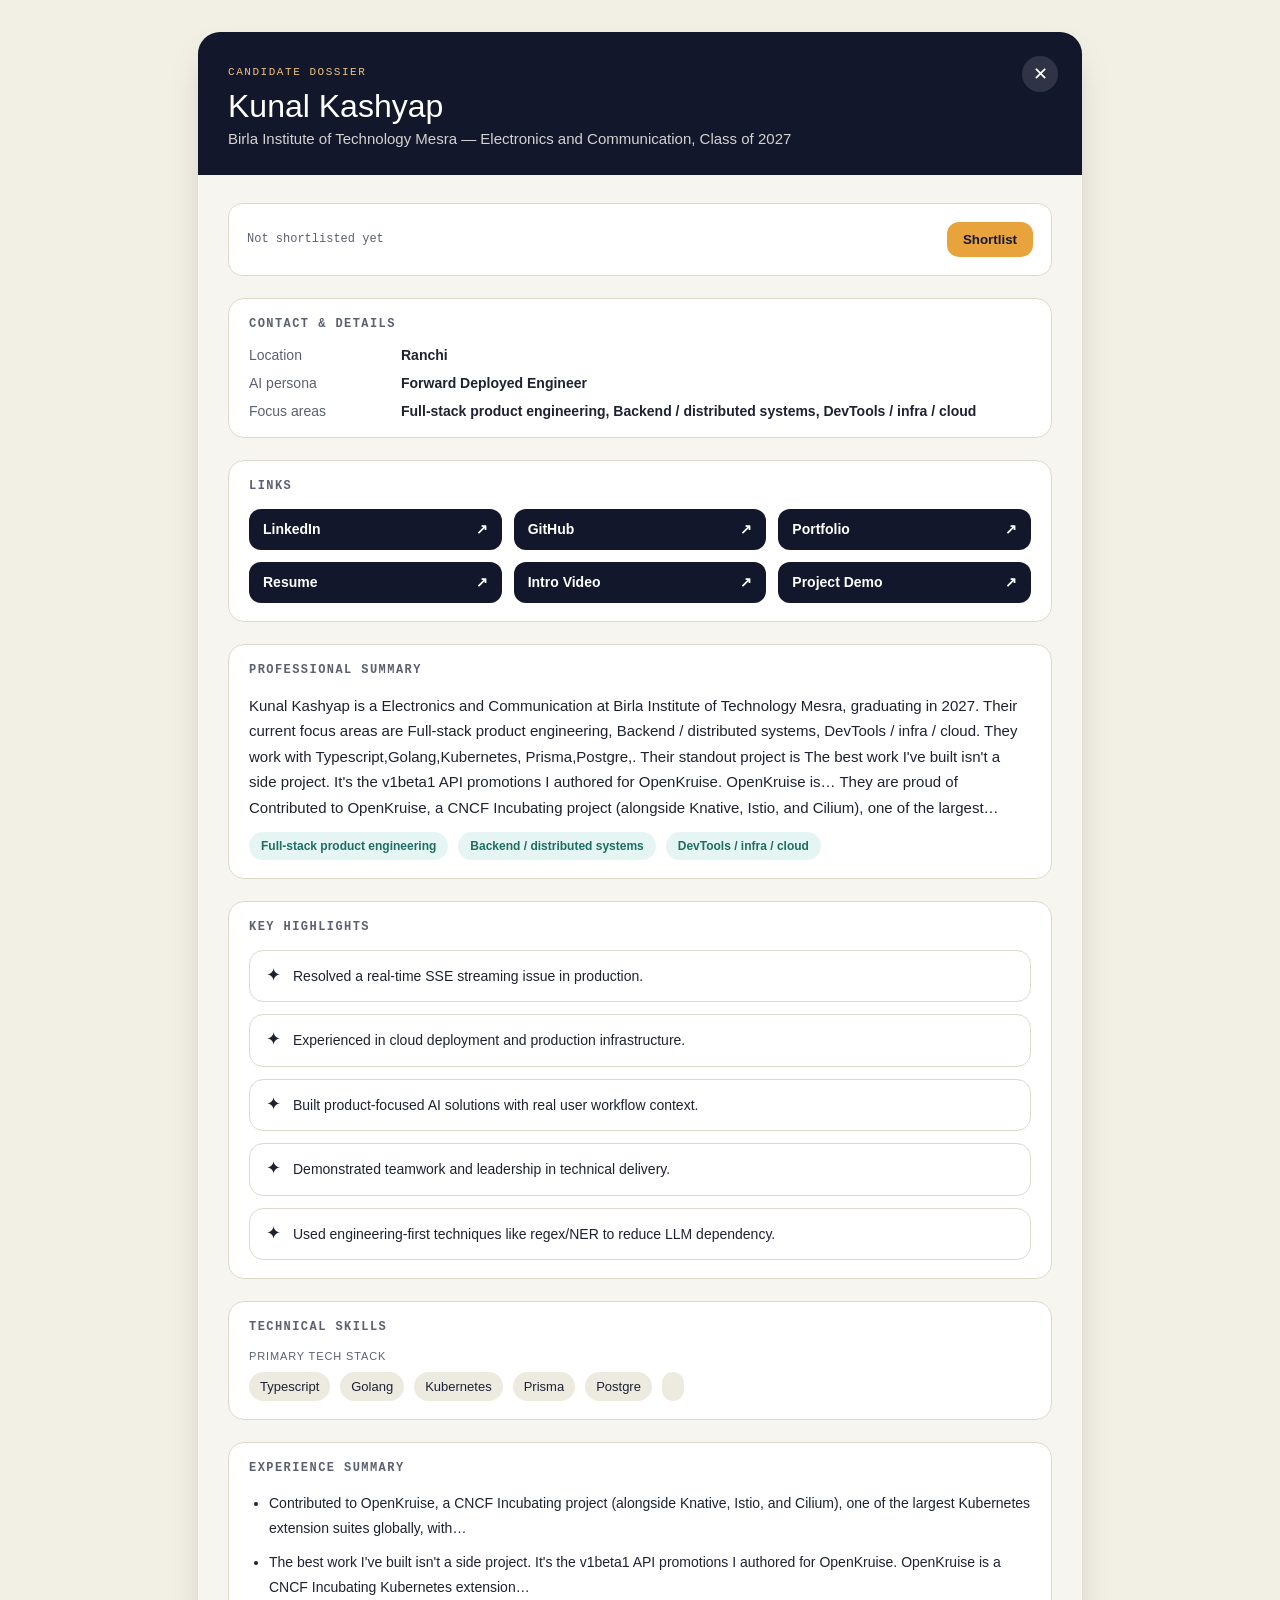
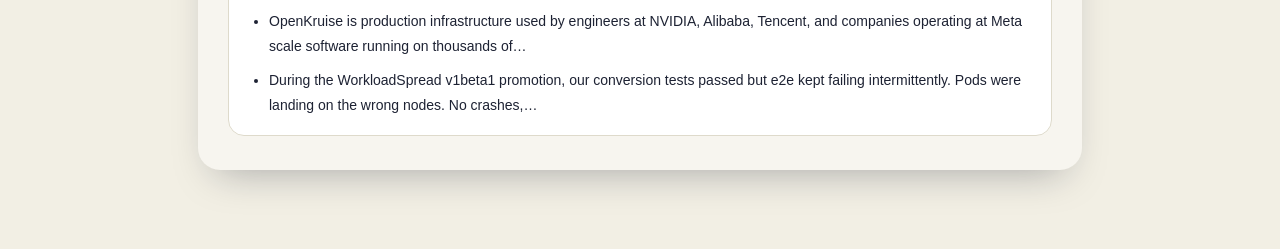
<file: candidate-dossier-kunal-kashyap.html>
<!DOCTYPE html>
<html lang="en">
<head>
  <meta charset="UTF-8">
  <meta name="viewport" content="width=device-width, initial-scale=1.0">
  <title>Candidate Dossier — Kunal Kashyap</title>
  <style>
    :root{--navy:#12172B;--amber:#E8A33D;--amber-dark:#C97F1C;--paper:#F7F5EF;--paper-dim:#EDEAE0;--ink:#1D2233;--ink-soft:#5B6072;--line:#DEDACB;--shadow:0 18px 40px -18px rgba(18,23,43,0.35);}
    *{box-sizing:border-box;}body{margin:0;font-family:Inter,sans-serif;background:#f2efe4;color:var(--ink);} .page{max-width:920px;margin:32px auto;padding:0 18px 48px;} .dossier{background:var(--paper);border-radius:22px;overflow:hidden;box-shadow:var(--shadow);} .dossier-head{background:var(--navy);color:#fff;padding:34px 30px 28px;position:relative;} .dossier-eyebrow{margin:0 0 12px;font-family:JetBrains Mono,monospace;font-size:11px;letter-spacing:0.14em;text-transform:uppercase;color:#F0C27B;} .dossier-name{margin:0;font-family:Space Grotesk,sans-serif;font-size:32px;line-height:1.05;} .dossier-uni{margin:6px 0 0;font-size:15px;color:rgba(247,245,239,0.85);} .dossier-close{position:absolute;top:24px;right:24px;width:36px;height:36px;border-radius:50%;border:none;background:rgba(255,255,255,0.12);color:#fff;font-size:18px;cursor:pointer;} .dossier-body{padding:28px 30px 34px;display:grid;gap:22px;} .dossier-shortlist-box{background:#fff;border:1px solid var(--line);border-radius:14px;padding:18px;display:flex;flex-wrap:wrap;align-items:center;justify-content:space-between;gap:12px;} .dossier-shortlist-top{display:flex;align-items:center;gap:12px;flex-wrap:wrap;} .mono{font-family:JetBrains Mono,monospace;color:var(--ink-soft);font-size:12px;} .shortlist-btn{padding:10px 16px;border:none;border-radius:12px;cursor:pointer;background:var(--amber);color:var(--navy);font-weight:700;transition:transform .15s ease;} .shortlist-btn:hover{transform:translateY(-1px);background:var(--amber-dark);} .companies-list{font-size:13px;color:var(--ink-soft);} .field-group{background:#fff;border:1px solid var(--line);border-radius:16px;padding:18px 20px;} .field-group h3{margin:0 0 16px;font-family:JetBrains Mono,monospace;font-size:12px;letter-spacing:.12em;text-transform:uppercase;color:var(--ink-soft);} .contact-rows{display:grid;gap:12px;} .contact-row{display:flex;gap:12px;flex-wrap:wrap;font-size:14px;} .contact-row .k{color:var(--ink-soft);min-width:140px;flex:0 0 auto;} .contact-row .v{font-weight:600;word-break:break-word;} .link-buttons{display:grid;gap:12px;grid-template-columns:repeat(auto-fit,minmax(200px,1fr));} .link-btn{display:inline-flex;align-items:center;justify-content:space-between;padding:12px 14px;border-radius:12px;background:var(--navy);color:#fff;text-decoration:none;font-weight:600;font-size:14px;} .link-btn .arrow{margin-left:8px;font-family:JetBrains Mono,monospace;} .tag-row{display:flex;flex-wrap:wrap;gap:10px;} .tag-chip{display:inline-flex;align-items:center;padding:7px 12px;border-radius:999px;font-size:12px;font-weight:600;} .focus-chip{background:rgba(47,168,154,0.12);color:#1E6E63;} .insight-chip{background:rgba(232,163,61,0.15);color:#8A6415;} .summary-text{margin:0;font-size:15px;line-height:1.7;color:var(--ink);} .highlight-list{display:grid;gap:12px;} .highlight-item{display:flex;gap:12px;align-items:flex-start;background:#fff;border:1px solid var(--line);border-radius:14px;padding:14px 16px;} .highlight-icon{font-size:18px;line-height:1.2;flex:0 0 auto;} .highlight-text{font-size:14px;line-height:1.6;} .skill-groups{display:grid;gap:14px;} .skill-group-label{display:block;margin-bottom:10px;font-size:11px;letter-spacing:.08em;text-transform:uppercase;color:var(--ink-soft);} .skill-chips{display:flex;flex-wrap:wrap;gap:10px;} .skill-chip{display:inline-flex;padding:7px 11px;border-radius:999px;background:var(--paper-dim);color:var(--ink);font-size:13px;} .experience-list{margin:0;padding-left:20px;display:grid;gap:10px;} .experience-list li{font-size:14px;line-height:1.75;} @media(max-width:760px){.dossier-body{padding:24px 18px 28px;}.contact-row{flex-direction:column;}}
  </style>
</head>
  <body data-student-id="kunal-kashyap-birla-institute-of-technology-mesra" data-student-name="Kunal Kashyap">
  <div class="page">
    <div class="dossier">
      <div class="dossier-head">
        <button class="dossier-close" aria-label="Close">✕</button>
        <p class="dossier-eyebrow">Candidate Dossier</p>
        <p class="dossier-name">Kunal Kashyap</p>
        <p class="dossier-uni">Birla Institute of Technology Mesra — Electronics and Communication, Class of 2027</p>
      </div>
      <div class="dossier-body">
        <div class="dossier-shortlist-box">
          <div class="dossier-shortlist-top"><span class="mono">Not shortlisted yet</span></div>
          <button class="shortlist-btn">Shortlist</button>
        </div>
        <div class="field-group">
          <h3>Contact & Details</h3>
          <div class="contact-rows">
            <div class="contact-row"><span class="k">Location</span><span class="v">Ranchi</span></div><div class="contact-row"><span class="k">AI persona</span><span class="v">Forward Deployed Engineer</span></div><div class="contact-row"><span class="k">Focus areas</span><span class="v">Full-stack product engineering, Backend / distributed systems, DevTools / infra / cloud</span></div>
          </div>
        </div>
        <div class="field-group"><h3>Links</h3><div class="link-buttons"><a class="link-btn" href="https://www.linkedin.com/in/kunalkashyapofficial/" target="_blank" rel="noopener noreferrer">LinkedIn <span class="arrow">↗</span></a><a class="link-btn" href="https://github.com/kunal1522" target="_blank" rel="noopener noreferrer">GitHub <span class="arrow">↗</span></a><a class="link-btn" href="https://www.kunalkash.tech/" target="_blank" rel="noopener noreferrer">Portfolio <span class="arrow">↗</span></a><a class="link-btn" href="https://drive.google.com/file/d/1_G7ersjas681ZFfgBYdivbL6J4J9VcHZ/view" target="_blank" rel="noopener noreferrer">Resume <span class="arrow">↗</span></a><a class="link-btn" href="https://youtu.be/_XarZQo5qXY" target="_blank" rel="noopener noreferrer">Intro Video <span class="arrow">↗</span></a><a class="link-btn" href="https://github.com/openkruise/kruise/pulls?q=is%3Apr+author%3AKunal1522+is%3Aclosed" target="_blank" rel="noopener noreferrer">Project Demo <span class="arrow">↗</span></a></div></div>

        <div class="field-group"><h3>Professional Summary</h3><p class="summary-text">Kunal Kashyap is a Electronics and Communication at Birla Institute of Technology Mesra, graduating in 2027. Their current focus areas are Full-stack product engineering, Backend / distributed systems, DevTools / infra / cloud. They work with Typescript,Golang,Kubernetes, Prisma,Postgre,. Their standout project is The best work I've built isn't a side project. It's the v1beta1 API promotions I authored for OpenKruise. OpenKruise is… They are proud of Contributed to OpenKruise, a CNCF Incubating project (alongside Knative, Istio, and Cilium), one of the largest…</p><div class="tag-row" style="margin-top:12px;"><span class="tag-chip focus-chip">Full-stack product engineering</span><span class="tag-chip focus-chip">Backend / distributed systems</span><span class="tag-chip focus-chip">DevTools / infra / cloud</span></div></div>
        <div class="field-group"><h3>Key Highlights</h3><div class="highlight-list"><div class="highlight-item"><span class="highlight-icon">✦</span><span class="highlight-text">Resolved a real-time SSE streaming issue in production.</span></div><div class="highlight-item"><span class="highlight-icon">✦</span><span class="highlight-text">Experienced in cloud deployment and production infrastructure.</span></div><div class="highlight-item"><span class="highlight-icon">✦</span><span class="highlight-text">Built product-focused AI solutions with real user workflow context.</span></div><div class="highlight-item"><span class="highlight-icon">✦</span><span class="highlight-text">Demonstrated teamwork and leadership in technical delivery.</span></div><div class="highlight-item"><span class="highlight-icon">✦</span><span class="highlight-text">Used engineering-first techniques like regex/NER to reduce LLM dependency.</span></div></div></div>
        <div class="field-group"><h3>Technical Skills</h3><div class="skill-groups"><div><span class="skill-group-label">Primary tech stack</span><div class="skill-chips"><span class="skill-chip">Typescript</span><span class="skill-chip">Golang</span><span class="skill-chip">Kubernetes</span><span class="skill-chip">Prisma</span><span class="skill-chip">Postgre</span><span class="skill-chip"></span></div></div></div></div>
        <div class="field-group"><h3>Experience Summary</h3><ul class="experience-list"><li>Contributed to OpenKruise, a CNCF Incubating project (alongside Knative, Istio, and Cilium), one of the largest Kubernetes extension suites globally, with…</li><li>The best work I've built isn't a side project. It's the v1beta1 API promotions I authored for OpenKruise. OpenKruise is a CNCF Incubating Kubernetes extension…</li><li>OpenKruise is production infrastructure used by engineers at NVIDIA, Alibaba, Tencent, and companies operating at Meta scale software running on thousands of…</li><li>During the WorkloadSpread v1beta1 promotion, our conversion tests passed but e2e kept failing intermittently. Pods were landing on the wrong nodes. No crashes,…</li></ul></div>
      </div>
    </div>
  </div>
    <script src="candidate.js"></script>
  </body>
  </html>
</body>
</html>
</file>
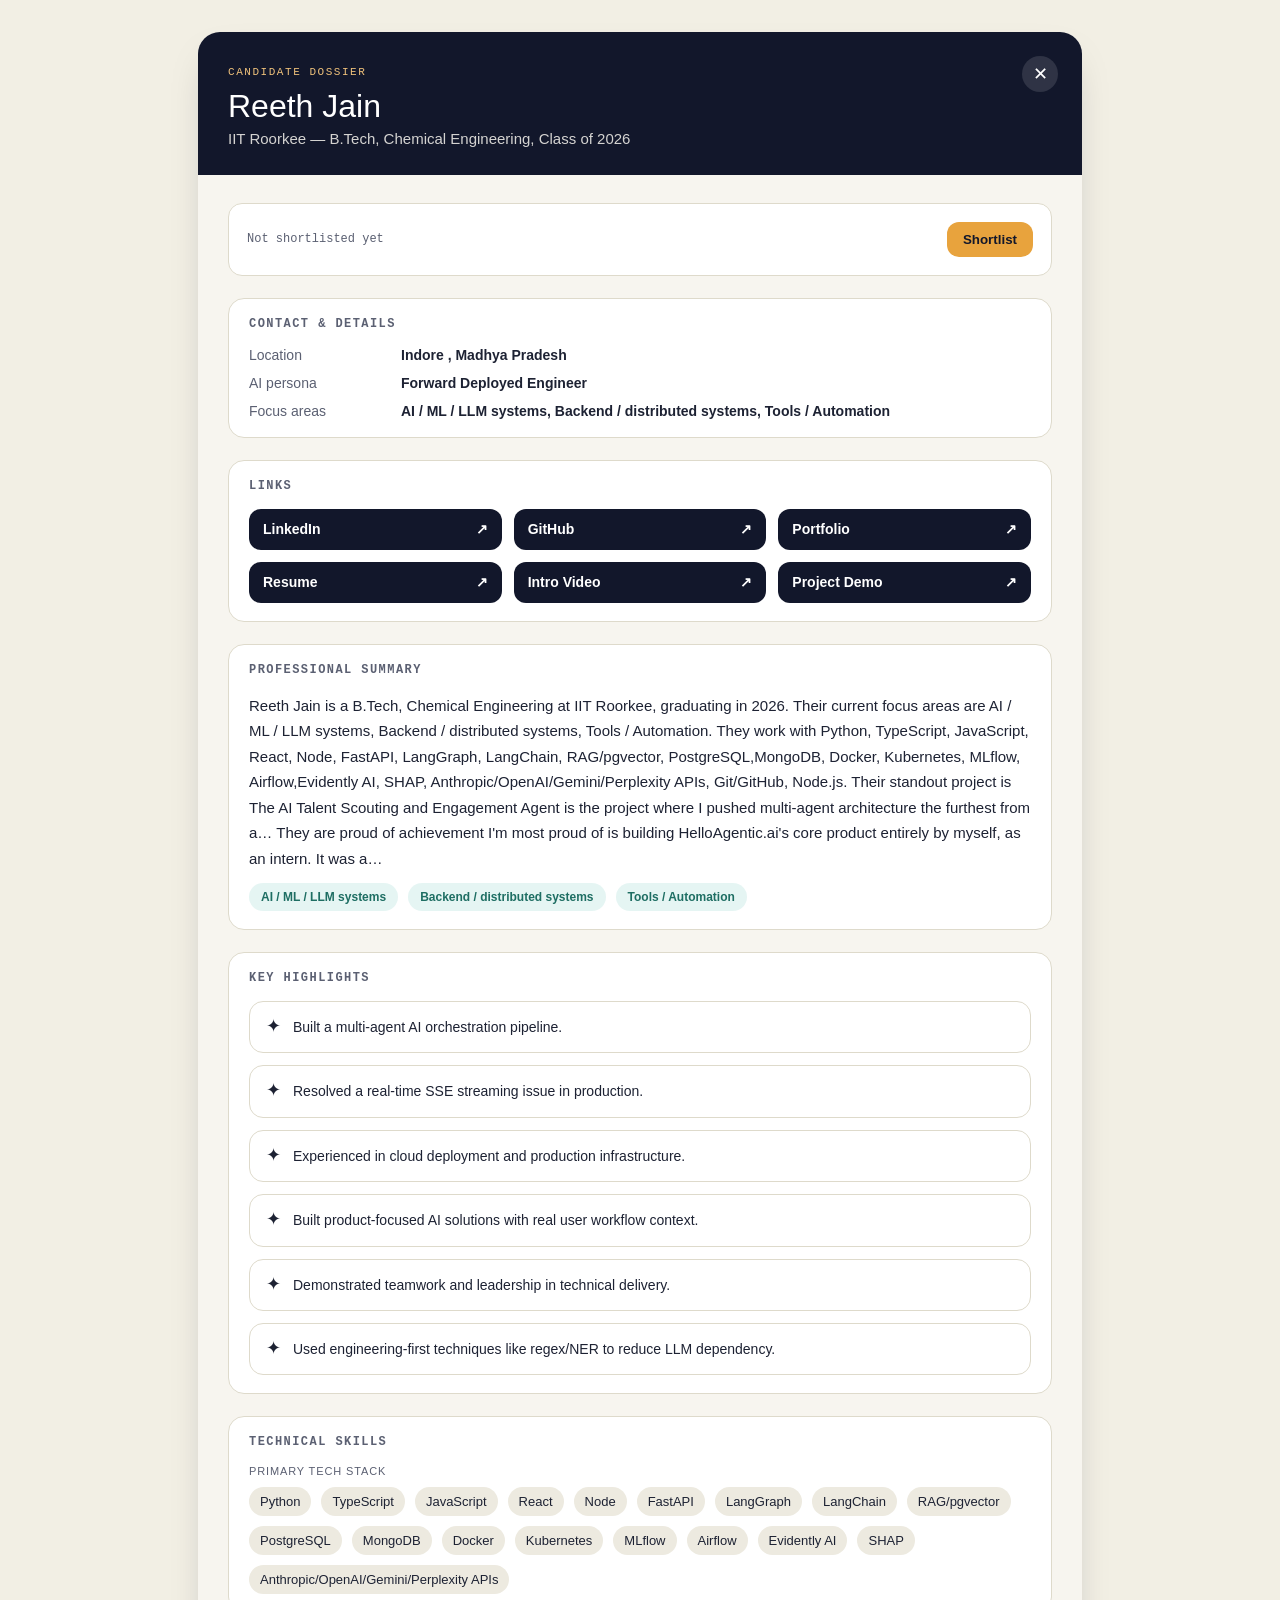
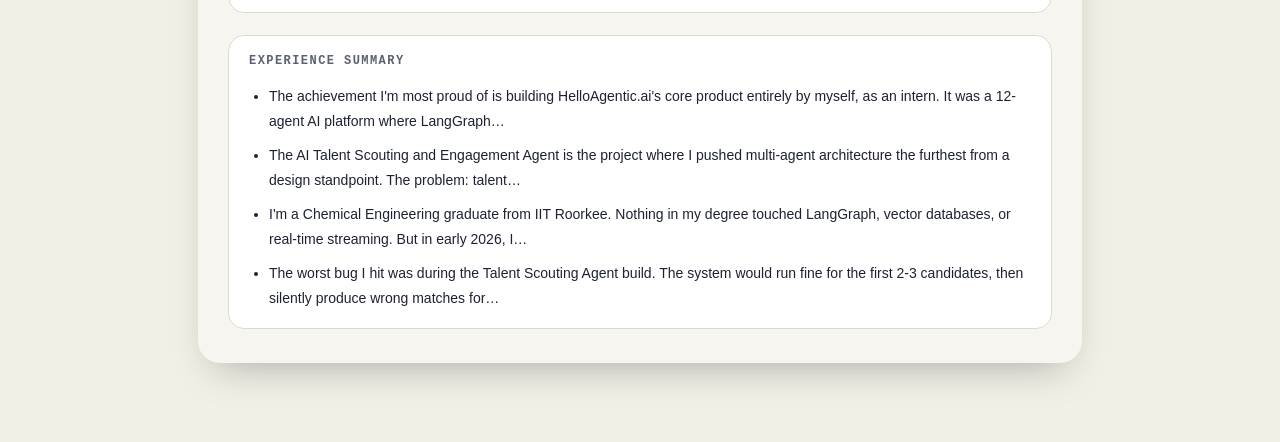
<file: candidate-dossier-reeth-jain.html>
<!DOCTYPE html>
<html lang="en">
<head>
  <meta charset="UTF-8">
  <meta name="viewport" content="width=device-width, initial-scale=1.0">
  <title>Candidate Dossier — Reeth Jain</title>
  <style>
    :root{--navy:#12172B;--amber:#E8A33D;--amber-dark:#C97F1C;--paper:#F7F5EF;--paper-dim:#EDEAE0;--ink:#1D2233;--ink-soft:#5B6072;--line:#DEDACB;--shadow:0 18px 40px -18px rgba(18,23,43,0.35);}
    *{box-sizing:border-box;}body{margin:0;font-family:Inter,sans-serif;background:#f2efe4;color:var(--ink);} .page{max-width:920px;margin:32px auto;padding:0 18px 48px;} .dossier{background:var(--paper);border-radius:22px;overflow:hidden;box-shadow:var(--shadow);} .dossier-head{background:var(--navy);color:#fff;padding:34px 30px 28px;position:relative;} .dossier-eyebrow{margin:0 0 12px;font-family:JetBrains Mono,monospace;font-size:11px;letter-spacing:0.14em;text-transform:uppercase;color:#F0C27B;} .dossier-name{margin:0;font-family:Space Grotesk,sans-serif;font-size:32px;line-height:1.05;} .dossier-uni{margin:6px 0 0;font-size:15px;color:rgba(247,245,239,0.85);} .dossier-close{position:absolute;top:24px;right:24px;width:36px;height:36px;border-radius:50%;border:none;background:rgba(255,255,255,0.12);color:#fff;font-size:18px;cursor:pointer;} .dossier-body{padding:28px 30px 34px;display:grid;gap:22px;} .dossier-shortlist-box{background:#fff;border:1px solid var(--line);border-radius:14px;padding:18px;display:flex;flex-wrap:wrap;align-items:center;justify-content:space-between;gap:12px;} .dossier-shortlist-top{display:flex;align-items:center;gap:12px;flex-wrap:wrap;} .mono{font-family:JetBrains Mono,monospace;color:var(--ink-soft);font-size:12px;} .shortlist-btn{padding:10px 16px;border:none;border-radius:12px;cursor:pointer;background:var(--amber);color:var(--navy);font-weight:700;transition:transform .15s ease;} .shortlist-btn:hover{transform:translateY(-1px);background:var(--amber-dark);} .companies-list{font-size:13px;color:var(--ink-soft);} .field-group{background:#fff;border:1px solid var(--line);border-radius:16px;padding:18px 20px;} .field-group h3{margin:0 0 16px;font-family:JetBrains Mono,monospace;font-size:12px;letter-spacing:.12em;text-transform:uppercase;color:var(--ink-soft);} .contact-rows{display:grid;gap:12px;} .contact-row{display:flex;gap:12px;flex-wrap:wrap;font-size:14px;} .contact-row .k{color:var(--ink-soft);min-width:140px;flex:0 0 auto;} .contact-row .v{font-weight:600;word-break:break-word;} .link-buttons{display:grid;gap:12px;grid-template-columns:repeat(auto-fit,minmax(200px,1fr));} .link-btn{display:inline-flex;align-items:center;justify-content:space-between;padding:12px 14px;border-radius:12px;background:var(--navy);color:#fff;text-decoration:none;font-weight:600;font-size:14px;} .link-btn .arrow{margin-left:8px;font-family:JetBrains Mono,monospace;} .tag-row{display:flex;flex-wrap:wrap;gap:10px;} .tag-chip{display:inline-flex;align-items:center;padding:7px 12px;border-radius:999px;font-size:12px;font-weight:600;} .focus-chip{background:rgba(47,168,154,0.12);color:#1E6E63;} .insight-chip{background:rgba(232,163,61,0.15);color:#8A6415;} .summary-text{margin:0;font-size:15px;line-height:1.7;color:var(--ink);} .highlight-list{display:grid;gap:12px;} .highlight-item{display:flex;gap:12px;align-items:flex-start;background:#fff;border:1px solid var(--line);border-radius:14px;padding:14px 16px;} .highlight-icon{font-size:18px;line-height:1.2;flex:0 0 auto;} .highlight-text{font-size:14px;line-height:1.6;} .skill-groups{display:grid;gap:14px;} .skill-group-label{display:block;margin-bottom:10px;font-size:11px;letter-spacing:.08em;text-transform:uppercase;color:var(--ink-soft);} .skill-chips{display:flex;flex-wrap:wrap;gap:10px;} .skill-chip{display:inline-flex;padding:7px 11px;border-radius:999px;background:var(--paper-dim);color:var(--ink);font-size:13px;} .experience-list{margin:0;padding-left:20px;display:grid;gap:10px;} .experience-list li{font-size:14px;line-height:1.75;} @media(max-width:760px){.dossier-body{padding:24px 18px 28px;}.contact-row{flex-direction:column;}}
  </style>
</head>
  <body data-student-id="reeth-jain-iit-roorkee" data-student-name="Reeth Jain">
  <div class="page">
    <div class="dossier">
      <div class="dossier-head">
        <button class="dossier-close" aria-label="Close">✕</button>
        <p class="dossier-eyebrow">Candidate Dossier</p>
        <p class="dossier-name">Reeth Jain</p>
        <p class="dossier-uni">IIT Roorkee — B.Tech, Chemical Engineering, Class of 2026</p>
      </div>
      <div class="dossier-body">
        <div class="dossier-shortlist-box">
          <div class="dossier-shortlist-top"><span class="mono">Not shortlisted yet</span></div>
          <button class="shortlist-btn">Shortlist</button>
        </div>
        <div class="field-group">
          <h3>Contact & Details</h3>
          <div class="contact-rows">
            <div class="contact-row"><span class="k">Location</span><span class="v">Indore , Madhya Pradesh</span></div><div class="contact-row"><span class="k">AI persona</span><span class="v">Forward Deployed Engineer</span></div><div class="contact-row"><span class="k">Focus areas</span><span class="v">AI / ML / LLM systems, Backend / distributed systems, Tools / Automation</span></div>
          </div>
        </div>
        <div class="field-group"><h3>Links</h3><div class="link-buttons"><a class="link-btn" href="https://www.linkedin.com/in/reeth-jain-rj777" target="_blank" rel="noopener noreferrer">LinkedIn <span class="arrow">↗</span></a><a class="link-btn" href="https://github.com/reethj-07" target="_blank" rel="noopener noreferrer">GitHub <span class="arrow">↗</span></a><a class="link-btn" href="https://portfolio-smoky-one-79.vercel.app" target="_blank" rel="noopener noreferrer">Portfolio <span class="arrow">↗</span></a><a class="link-btn" href="https://drive.google.com/file/d/11bQiQx-veQ0dSskK7ceLPaPcIV3QysRm/view" target="_blank" rel="noopener noreferrer">Resume <span class="arrow">↗</span></a><a class="link-btn" href="https://drive.google.com/file/d/1KPDslijLdI3UPSMGdFu_xVrMrcb2La1x/view?usp=drive_link" target="_blank" rel="noopener noreferrer">Intro Video <span class="arrow">↗</span></a><a class="link-btn" href="https://github.com/reethj-07/hiring-engagement-agent" target="_blank" rel="noopener noreferrer">Project Demo <span class="arrow">↗</span></a></div></div>

        <div class="field-group"><h3>Professional Summary</h3><p class="summary-text">Reeth Jain is a B.Tech, Chemical Engineering at IIT Roorkee, graduating in 2026. Their current focus areas are AI / ML / LLM systems, Backend / distributed systems, Tools / Automation. They work with Python, TypeScript, JavaScript, React, Node, FastAPI, LangGraph, LangChain, RAG/pgvector, PostgreSQL,MongoDB, Docker, Kubernetes, MLflow, Airflow,Evidently AI, SHAP, Anthropic/OpenAI/Gemini/Perplexity APIs, Git/GitHub, Node.js. Their standout project is The AI Talent Scouting and Engagement Agent is the project where I pushed multi-agent architecture the furthest from a… They are proud of achievement I'm most proud of is building HelloAgentic.ai's core product entirely by myself, as an intern. It was a…</p><div class="tag-row" style="margin-top:12px;"><span class="tag-chip focus-chip">AI / ML / LLM systems</span><span class="tag-chip focus-chip">Backend / distributed systems</span><span class="tag-chip focus-chip">Tools / Automation</span></div></div>
        <div class="field-group"><h3>Key Highlights</h3><div class="highlight-list"><div class="highlight-item"><span class="highlight-icon">✦</span><span class="highlight-text">Built a multi-agent AI orchestration pipeline.</span></div><div class="highlight-item"><span class="highlight-icon">✦</span><span class="highlight-text">Resolved a real-time SSE streaming issue in production.</span></div><div class="highlight-item"><span class="highlight-icon">✦</span><span class="highlight-text">Experienced in cloud deployment and production infrastructure.</span></div><div class="highlight-item"><span class="highlight-icon">✦</span><span class="highlight-text">Built product-focused AI solutions with real user workflow context.</span></div><div class="highlight-item"><span class="highlight-icon">✦</span><span class="highlight-text">Demonstrated teamwork and leadership in technical delivery.</span></div><div class="highlight-item"><span class="highlight-icon">✦</span><span class="highlight-text">Used engineering-first techniques like regex/NER to reduce LLM dependency.</span></div></div></div>
        <div class="field-group"><h3>Technical Skills</h3><div class="skill-groups"><div><span class="skill-group-label">Primary tech stack</span><div class="skill-chips"><span class="skill-chip">Python</span><span class="skill-chip">TypeScript</span><span class="skill-chip">JavaScript</span><span class="skill-chip">React</span><span class="skill-chip">Node</span><span class="skill-chip">FastAPI</span><span class="skill-chip">LangGraph</span><span class="skill-chip">LangChain</span><span class="skill-chip">RAG/pgvector</span><span class="skill-chip">PostgreSQL</span><span class="skill-chip">MongoDB</span><span class="skill-chip">Docker</span><span class="skill-chip">Kubernetes</span><span class="skill-chip">MLflow</span><span class="skill-chip">Airflow</span><span class="skill-chip">Evidently AI</span><span class="skill-chip">SHAP</span><span class="skill-chip">Anthropic/OpenAI/Gemini/Perplexity APIs</span></div></div></div></div>
        <div class="field-group"><h3>Experience Summary</h3><ul class="experience-list"><li>The achievement I'm most proud of is building HelloAgentic.ai's core product entirely by myself, as an intern. It was a 12-agent AI platform where LangGraph…</li><li>The AI Talent Scouting and Engagement Agent is the project where I pushed multi-agent architecture the furthest from a design standpoint. The problem: talent…</li><li>I'm a Chemical Engineering graduate from IIT Roorkee. Nothing in my degree touched LangGraph, vector databases, or real-time streaming. But in early 2026, I…</li><li>The worst bug I hit was during the Talent Scouting Agent build. The system would run fine for the first 2-3 candidates, then silently produce wrong matches for…</li></ul></div>
      </div>
    </div>
  </div>
    <script src="candidate.js"></script>
</body>
</html>
</file>
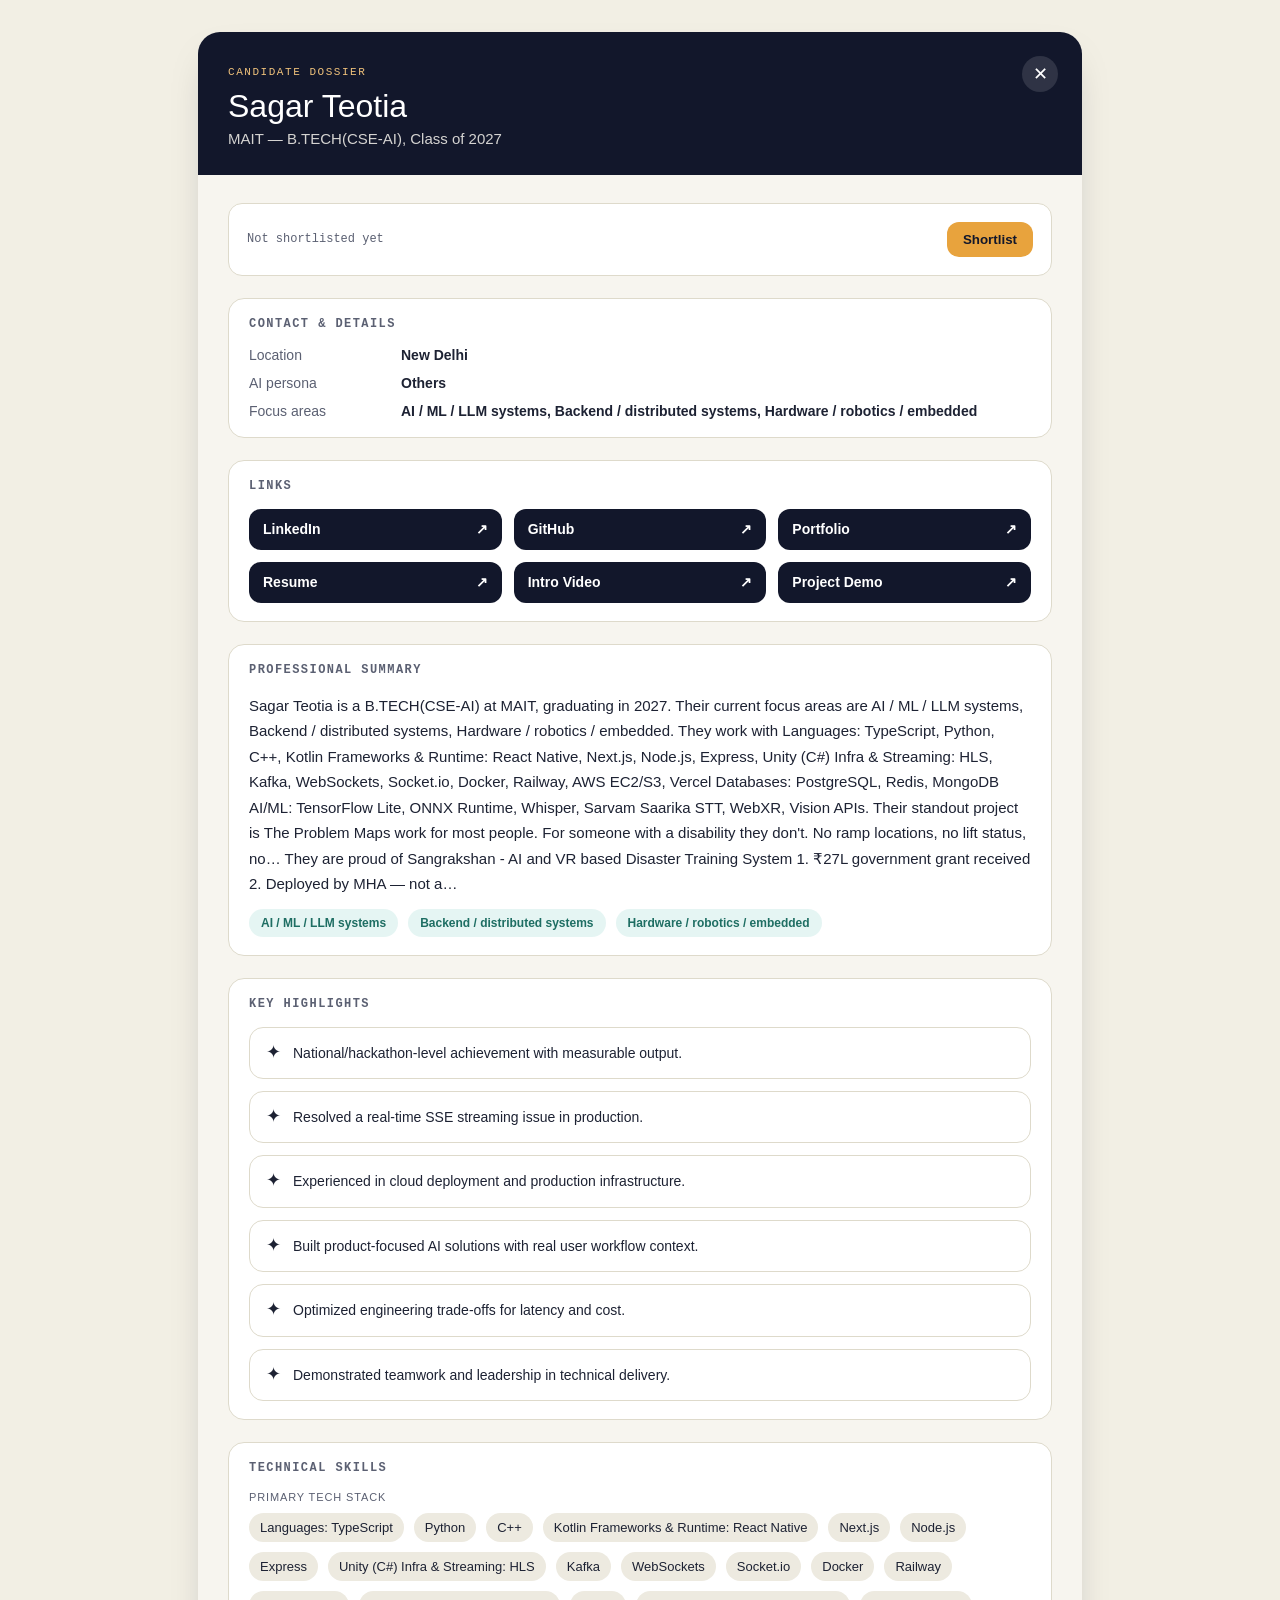
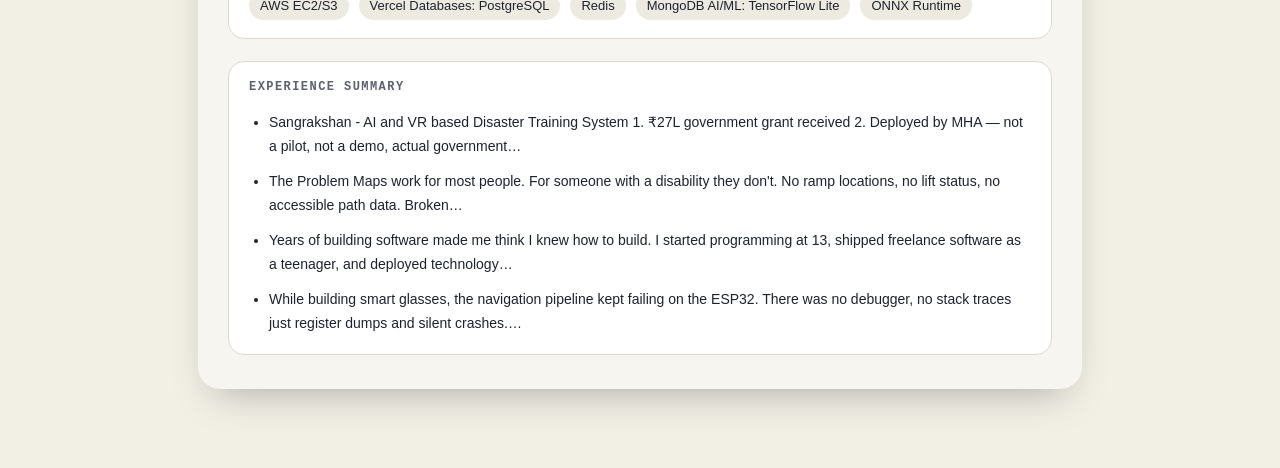
<file: candidate-dossier-sagar-teotia.html>
<!DOCTYPE html>
<html lang="en">
<head>
  <meta charset="UTF-8">
  <meta name="viewport" content="width=device-width, initial-scale=1.0">
  <title>Candidate Dossier — Sagar Teotia</title>
  <style>
    :root{--navy:#12172B;--amber:#E8A33D;--amber-dark:#C97F1C;--paper:#F7F5EF;--paper-dim:#EDEAE0;--ink:#1D2233;--ink-soft:#5B6072;--line:#DEDACB;--shadow:0 18px 40px -18px rgba(18,23,43,0.35);}
    *{box-sizing:border-box;}body{margin:0;font-family:Inter,sans-serif;background:#f2efe4;color:var(--ink);} .page{max-width:920px;margin:32px auto;padding:0 18px 48px;} .dossier{background:var(--paper);border-radius:22px;overflow:hidden;box-shadow:var(--shadow);} .dossier-head{background:var(--navy);color:#fff;padding:34px 30px 28px;position:relative;} .dossier-eyebrow{margin:0 0 12px;font-family:JetBrains Mono,monospace;font-size:11px;letter-spacing:0.14em;text-transform:uppercase;color:#F0C27B;} .dossier-name{margin:0;font-family:Space Grotesk,sans-serif;font-size:32px;line-height:1.05;} .dossier-uni{margin:6px 0 0;font-size:15px;color:rgba(247,245,239,0.85);} .dossier-close{position:absolute;top:24px;right:24px;width:36px;height:36px;border-radius:50%;border:none;background:rgba(255,255,255,0.12);color:#fff;font-size:18px;cursor:pointer;} .dossier-body{padding:28px 30px 34px;display:grid;gap:22px;} .dossier-shortlist-box{background:#fff;border:1px solid var(--line);border-radius:14px;padding:18px;display:flex;flex-wrap:wrap;align-items:center;justify-content:space-between;gap:12px;} .dossier-shortlist-top{display:flex;align-items:center;gap:12px;flex-wrap:wrap;} .mono{font-family:JetBrains Mono,monospace;color:var(--ink-soft);font-size:12px;} .shortlist-btn{padding:10px 16px;border:none;border-radius:12px;cursor:pointer;background:var(--amber);color:var(--navy);font-weight:700;transition:transform .15s ease;} .shortlist-btn:hover{transform:translateY(-1px);background:var(--amber-dark);} .companies-list{font-size:13px;color:var(--ink-soft);} .field-group{background:#fff;border:1px solid var(--line);border-radius:16px;padding:18px 20px;} .field-group h3{margin:0 0 16px;font-family:JetBrains Mono,monospace;font-size:12px;letter-spacing:.12em;text-transform:uppercase;color:var(--ink-soft);} .contact-rows{display:grid;gap:12px;} .contact-row{display:flex;gap:12px;flex-wrap:wrap;font-size:14px;} .contact-row .k{color:var(--ink-soft);min-width:140px;flex:0 0 auto;} .contact-row .v{font-weight:600;word-break:break-word;} .link-buttons{display:grid;gap:12px;grid-template-columns:repeat(auto-fit,minmax(200px,1fr));} .link-btn{display:inline-flex;align-items:center;justify-content:space-between;padding:12px 14px;border-radius:12px;background:var(--navy);color:#fff;text-decoration:none;font-weight:600;font-size:14px;} .link-btn .arrow{margin-left:8px;font-family:JetBrains Mono,monospace;} .tag-row{display:flex;flex-wrap:wrap;gap:10px;} .tag-chip{display:inline-flex;align-items:center;padding:7px 12px;border-radius:999px;font-size:12px;font-weight:600;} .focus-chip{background:rgba(47,168,154,0.12);color:#1E6E63;} .insight-chip{background:rgba(232,163,61,0.15);color:#8A6415;} .summary-text{margin:0;font-size:15px;line-height:1.7;color:var(--ink);} .highlight-list{display:grid;gap:12px;} .highlight-item{display:flex;gap:12px;align-items:flex-start;background:#fff;border:1px solid var(--line);border-radius:14px;padding:14px 16px;} .highlight-icon{font-size:18px;line-height:1.2;flex:0 0 auto;} .highlight-text{font-size:14px;line-height:1.6;} .skill-groups{display:grid;gap:14px;} .skill-group-label{display:block;margin-bottom:10px;font-size:11px;letter-spacing:.08em;text-transform:uppercase;color:var(--ink-soft);} .skill-chips{display:flex;flex-wrap:wrap;gap:10px;} .skill-chip{display:inline-flex;padding:7px 11px;border-radius:999px;background:var(--paper-dim);color:var(--ink);font-size:13px;} .experience-list{margin:0;padding-left:20px;display:grid;gap:10px;} .experience-list li{font-size:14px;line-height:1.75;} @media(max-width:760px){.dossier-body{padding:24px 18px 28px;}.contact-row{flex-direction:column;}}
  </style>
</head>
  <body data-student-id="sagar-teotia-mait" data-student-name="Sagar Teotia">
  <div class="page">
    <div class="dossier">
      <div class="dossier-head">
        <button class="dossier-close" aria-label="Close">✕</button>
        <p class="dossier-eyebrow">Candidate Dossier</p>
        <p class="dossier-name">Sagar Teotia</p>
        <p class="dossier-uni">MAIT — B.TECH(CSE-AI), Class of 2027</p>
      </div>
      <div class="dossier-body">
        <div class="dossier-shortlist-box">
          <div class="dossier-shortlist-top"><span class="mono">Not shortlisted yet</span></div>
          <button class="shortlist-btn">Shortlist</button>
        </div>
        <div class="field-group">
          <h3>Contact & Details</h3>
          <div class="contact-rows">
            <div class="contact-row"><span class="k">Location</span><span class="v">New Delhi</span></div><div class="contact-row"><span class="k">AI persona</span><span class="v">Others</span></div><div class="contact-row"><span class="k">Focus areas</span><span class="v">AI / ML / LLM systems, Backend / distributed systems, Hardware / robotics / embedded</span></div>
          </div>
        </div>
        <div class="field-group"><h3>Links</h3><div class="link-buttons"><a class="link-btn" href="https://www.linkedin.com/in/sagar1teotia/" target="_blank" rel="noopener noreferrer">LinkedIn <span class="arrow">↗</span></a><a class="link-btn" href="https://github.com/SagarTeotia1" target="_blank" rel="noopener noreferrer">GitHub <span class="arrow">↗</span></a><a class="link-btn" href="https://sagarteotia.in/" target="_blank" rel="noopener noreferrer">Portfolio <span class="arrow">↗</span></a><a class="link-btn" href="https://drive.google.com/file/d/1auFuj1hHgTdd-uXD0BolywJ2DD48HXzL/view?usp=sharing" target="_blank" rel="noopener noreferrer">Resume <span class="arrow">↗</span></a><a class="link-btn" href="https://youtu.be/upJIZcspM6M" target="_blank" rel="noopener noreferrer">Intro Video <span class="arrow">↗</span></a><a class="link-btn" href="https://canva.link/accessway-demos" target="_blank" rel="noopener noreferrer">Project Demo <span class="arrow">↗</span></a></div></div>

        <div class="field-group"><h3>Professional Summary</h3><p class="summary-text">Sagar Teotia is a B.TECH(CSE-AI) at MAIT, graduating in 2027. Their current focus areas are AI / ML / LLM systems, Backend / distributed systems, Hardware / robotics / embedded. They work with Languages: TypeScript, Python, C++, Kotlin Frameworks & Runtime: React Native, Next.js, Node.js, Express, Unity (C#) Infra & Streaming: HLS, Kafka, WebSockets, Socket.io, Docker, Railway, AWS EC2/S3, Vercel Databases: PostgreSQL, Redis, MongoDB AI/ML: TensorFlow Lite, ONNX Runtime, Whisper, Sarvam Saarika STT, WebXR, Vision APIs. Their standout project is The Problem Maps work for most people. For someone with a disability they don't. No ramp locations, no lift status, no… They are proud of Sangrakshan - AI and VR based Disaster Training System 1. ₹27L government grant received 2. Deployed by MHA — not a…</p><div class="tag-row" style="margin-top:12px;"><span class="tag-chip focus-chip">AI / ML / LLM systems</span><span class="tag-chip focus-chip">Backend / distributed systems</span><span class="tag-chip focus-chip">Hardware / robotics / embedded</span></div></div>
        <div class="field-group"><h3>Key Highlights</h3><div class="highlight-list"><div class="highlight-item"><span class="highlight-icon">✦</span><span class="highlight-text">National/hackathon-level achievement with measurable output.</span></div><div class="highlight-item"><span class="highlight-icon">✦</span><span class="highlight-text">Resolved a real-time SSE streaming issue in production.</span></div><div class="highlight-item"><span class="highlight-icon">✦</span><span class="highlight-text">Experienced in cloud deployment and production infrastructure.</span></div><div class="highlight-item"><span class="highlight-icon">✦</span><span class="highlight-text">Built product-focused AI solutions with real user workflow context.</span></div><div class="highlight-item"><span class="highlight-icon">✦</span><span class="highlight-text">Optimized engineering trade-offs for latency and cost.</span></div><div class="highlight-item"><span class="highlight-icon">✦</span><span class="highlight-text">Demonstrated teamwork and leadership in technical delivery.</span></div></div></div>
        <div class="field-group"><h3>Technical Skills</h3><div class="skill-groups"><div><span class="skill-group-label">Primary tech stack</span><div class="skill-chips"><span class="skill-chip">Languages: TypeScript</span><span class="skill-chip">Python</span><span class="skill-chip">C++</span><span class="skill-chip">Kotlin Frameworks & Runtime: React Native</span><span class="skill-chip">Next.js</span><span class="skill-chip">Node.js</span><span class="skill-chip">Express</span><span class="skill-chip">Unity (C#) Infra & Streaming: HLS</span><span class="skill-chip">Kafka</span><span class="skill-chip">WebSockets</span><span class="skill-chip">Socket.io</span><span class="skill-chip">Docker</span><span class="skill-chip">Railway</span><span class="skill-chip">AWS EC2/S3</span><span class="skill-chip">Vercel Databases: PostgreSQL</span><span class="skill-chip">Redis</span><span class="skill-chip">MongoDB AI/ML: TensorFlow Lite</span><span class="skill-chip">ONNX Runtime</span></div></div></div></div>
        <div class="field-group"><h3>Experience Summary</h3><ul class="experience-list"><li>Sangrakshan - AI and VR based Disaster Training System 1. ₹27L government grant received 2. Deployed by MHA — not a pilot, not a demo, actual government…</li><li>The Problem Maps work for most people. For someone with a disability they don't. No ramp locations, no lift status, no accessible path data. Broken…</li><li>Years of building software made me think I knew how to build. I started programming at 13, shipped freelance software as a teenager, and deployed technology…</li><li>While building smart glasses, the navigation pipeline kept failing on the ESP32. There was no debugger, no stack traces just register dumps and silent crashes.…</li></ul></div>
      </div>
    </div>
  </div>
    <script src="candidate.js"></script>
  </body>
  </html>
</body>
</html>
</file>
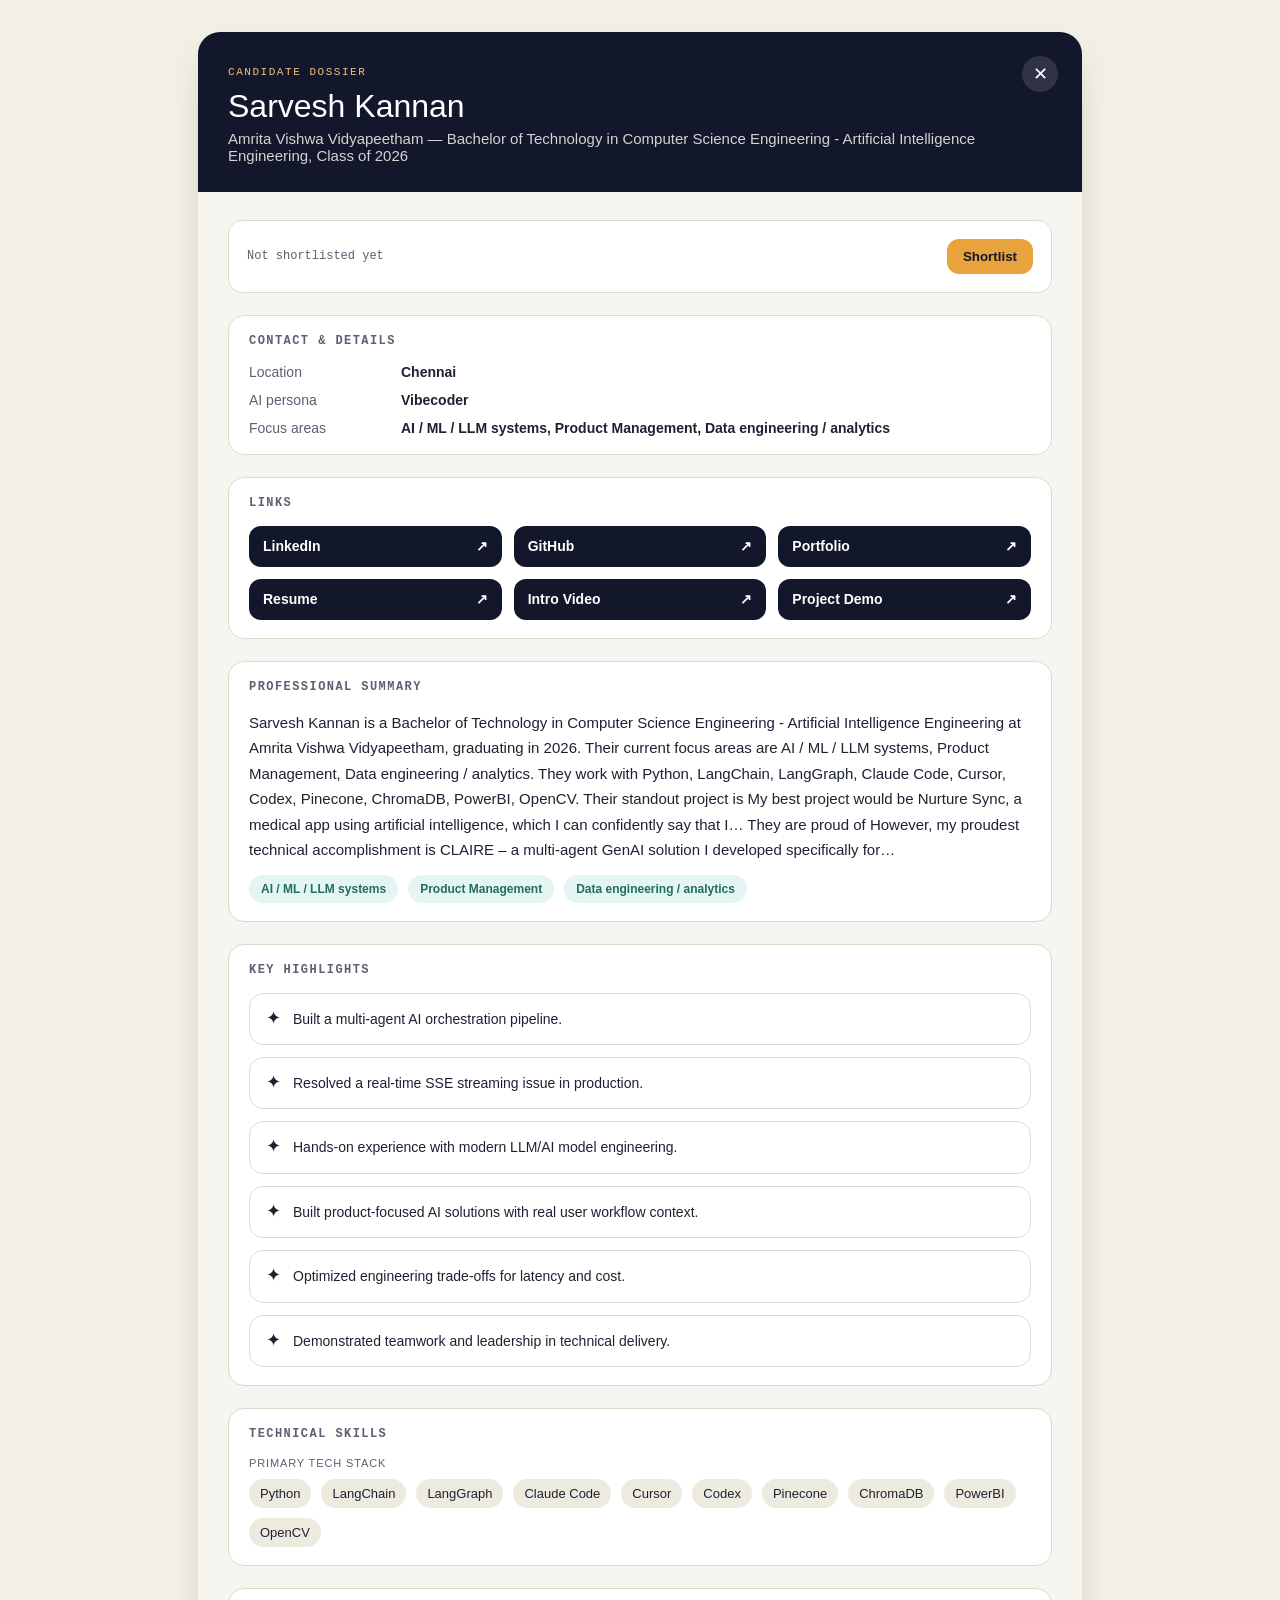
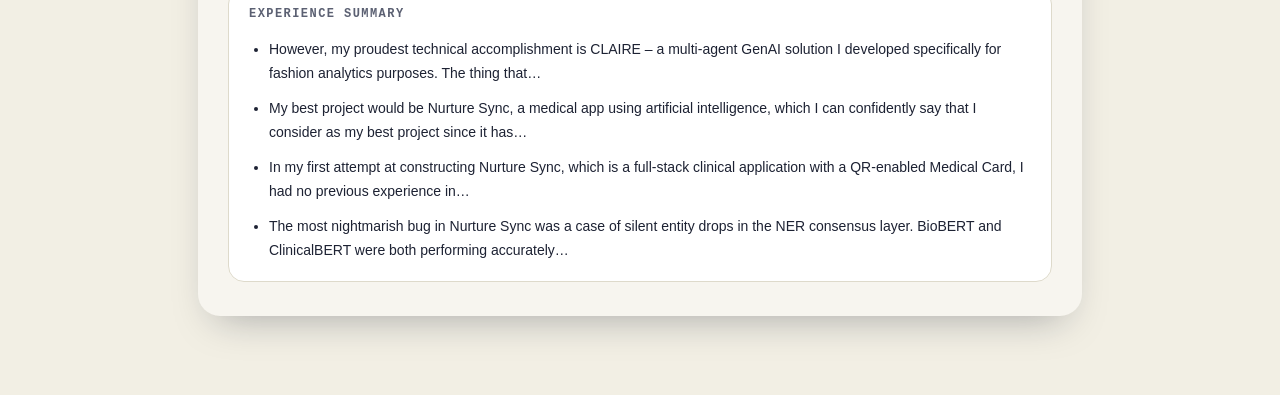
<file: candidate-dossier-sarvesh-kannan.html>
<!DOCTYPE html>
<html lang="en">
<head>
  <meta charset="UTF-8">
  <meta name="viewport" content="width=device-width, initial-scale=1.0">
  <title>Candidate Dossier — Sarvesh Kannan</title>
  <style>
    :root{--navy:#12172B;--amber:#E8A33D;--amber-dark:#C97F1C;--paper:#F7F5EF;--paper-dim:#EDEAE0;--ink:#1D2233;--ink-soft:#5B6072;--line:#DEDACB;--shadow:0 18px 40px -18px rgba(18,23,43,0.35);}
    *{box-sizing:border-box;}body{margin:0;font-family:Inter,sans-serif;background:#f2efe4;color:var(--ink);} .page{max-width:920px;margin:32px auto;padding:0 18px 48px;} .dossier{background:var(--paper);border-radius:22px;overflow:hidden;box-shadow:var(--shadow);} .dossier-head{background:var(--navy);color:#fff;padding:34px 30px 28px;position:relative;} .dossier-eyebrow{margin:0 0 12px;font-family:JetBrains Mono,monospace;font-size:11px;letter-spacing:0.14em;text-transform:uppercase;color:#F0C27B;} .dossier-name{margin:0;font-family:Space Grotesk,sans-serif;font-size:32px;line-height:1.05;} .dossier-uni{margin:6px 0 0;font-size:15px;color:rgba(247,245,239,0.85);} .dossier-close{position:absolute;top:24px;right:24px;width:36px;height:36px;border-radius:50%;border:none;background:rgba(255,255,255,0.12);color:#fff;font-size:18px;cursor:pointer;} .dossier-body{padding:28px 30px 34px;display:grid;gap:22px;} .dossier-shortlist-box{background:#fff;border:1px solid var(--line);border-radius:14px;padding:18px;display:flex;flex-wrap:wrap;align-items:center;justify-content:space-between;gap:12px;} .dossier-shortlist-top{display:flex;align-items:center;gap:12px;flex-wrap:wrap;} .mono{font-family:JetBrains Mono,monospace;color:var(--ink-soft);font-size:12px;} .shortlist-btn{padding:10px 16px;border:none;border-radius:12px;cursor:pointer;background:var(--amber);color:var(--navy);font-weight:700;transition:transform .15s ease;} .shortlist-btn:hover{transform:translateY(-1px);background:var(--amber-dark);} .companies-list{font-size:13px;color:var(--ink-soft);} .field-group{background:#fff;border:1px solid var(--line);border-radius:16px;padding:18px 20px;} .field-group h3{margin:0 0 16px;font-family:JetBrains Mono,monospace;font-size:12px;letter-spacing:.12em;text-transform:uppercase;color:var(--ink-soft);} .contact-rows{display:grid;gap:12px;} .contact-row{display:flex;gap:12px;flex-wrap:wrap;font-size:14px;} .contact-row .k{color:var(--ink-soft);min-width:140px;flex:0 0 auto;} .contact-row .v{font-weight:600;word-break:break-word;} .link-buttons{display:grid;gap:12px;grid-template-columns:repeat(auto-fit,minmax(200px,1fr));} .link-btn{display:inline-flex;align-items:center;justify-content:space-between;padding:12px 14px;border-radius:12px;background:var(--navy);color:#fff;text-decoration:none;font-weight:600;font-size:14px;} .link-btn .arrow{margin-left:8px;font-family:JetBrains Mono,monospace;} .tag-row{display:flex;flex-wrap:wrap;gap:10px;} .tag-chip{display:inline-flex;align-items:center;padding:7px 12px;border-radius:999px;font-size:12px;font-weight:600;} .focus-chip{background:rgba(47,168,154,0.12);color:#1E6E63;} .insight-chip{background:rgba(232,163,61,0.15);color:#8A6415;} .summary-text{margin:0;font-size:15px;line-height:1.7;color:var(--ink);} .highlight-list{display:grid;gap:12px;} .highlight-item{display:flex;gap:12px;align-items:flex-start;background:#fff;border:1px solid var(--line);border-radius:14px;padding:14px 16px;} .highlight-icon{font-size:18px;line-height:1.2;flex:0 0 auto;} .highlight-text{font-size:14px;line-height:1.6;} .skill-groups{display:grid;gap:14px;} .skill-group-label{display:block;margin-bottom:10px;font-size:11px;letter-spacing:.08em;text-transform:uppercase;color:var(--ink-soft);} .skill-chips{display:flex;flex-wrap:wrap;gap:10px;} .skill-chip{display:inline-flex;padding:7px 11px;border-radius:999px;background:var(--paper-dim);color:var(--ink);font-size:13px;} .experience-list{margin:0;padding-left:20px;display:grid;gap:10px;} .experience-list li{font-size:14px;line-height:1.75;} @media(max-width:760px){.dossier-body{padding:24px 18px 28px;}.contact-row{flex-direction:column;}}
  </style>
</head>
<body>
    <div class="page">
      <div class="dossier">
        <div class="dossier-head">
  <body data-student-id="sarvesh-kannan-amrita-vishwa-vidyapeetham" data-student-name="Sarvesh Kannan">
        <button class="dossier-close" aria-label="Close">✕</button>
        <p class="dossier-eyebrow">Candidate Dossier</p>
        <p class="dossier-name">Sarvesh Kannan</p>
        <p class="dossier-uni">Amrita Vishwa Vidyapeetham — Bachelor of Technology in Computer Science Engineering - Artificial Intelligence Engineering, Class of 2026</p>
      </div>
      <div class="dossier-body">
        <div class="dossier-shortlist-box">
          <div class="dossier-shortlist-top"><span class="mono">Not shortlisted yet</span></div>
          <button class="shortlist-btn">Shortlist</button>
        </div>
        <div class="field-group">
          <h3>Contact & Details</h3>
          <div class="contact-rows">
            <div class="contact-row"><span class="k">Location</span><span class="v">Chennai</span></div><div class="contact-row"><span class="k">AI persona</span><span class="v">Vibecoder</span></div><div class="contact-row"><span class="k">Focus areas</span><span class="v">AI / ML / LLM systems, Product Management, Data engineering / analytics</span></div>
          </div>
        </div>
        <div class="field-group"><h3>Links</h3><div class="link-buttons"><a class="link-btn" href="https://www.linkedin.com/in/sarvesh-kannan/" target="_blank" rel="noopener noreferrer">LinkedIn <span class="arrow">↗</span></a><a class="link-btn" href="https://github.com/Sarvesh-Kannan" target="_blank" rel="noopener noreferrer">GitHub <span class="arrow">↗</span></a><a class="link-btn" href="https://sarveshkannan.vercel.app" target="_blank" rel="noopener noreferrer">Portfolio <span class="arrow">↗</span></a><a class="link-btn" href="https://drive.google.com/file/d/1hsJ_LYfpdASw3C4ZQhk0yXTthsj7zq17/view?usp=sharing" target="_blank" rel="noopener noreferrer">Resume <span class="arrow">↗</span></a><a class="link-btn" href="https://youtu.be/5ZSmqI1VF64?si=cRbX_pr1UevCmhxO" target="_blank" rel="noopener noreferrer">Intro Video <span class="arrow">↗</span></a><a class="link-btn" href="https://www.youtube.com/watch?v=BJM6zEtTZQU&t=34s" target="_blank" rel="noopener noreferrer">Project Demo <span class="arrow">↗</span></a></div></div>

        <div class="field-group"><h3>Professional Summary</h3><p class="summary-text">Sarvesh Kannan is a Bachelor of Technology in Computer Science Engineering - Artificial Intelligence Engineering at Amrita Vishwa Vidyapeetham, graduating in 2026. Their current focus areas are AI / ML / LLM systems, Product Management, Data engineering / analytics. They work with Python, LangChain, LangGraph, Claude Code, Cursor, Codex, Pinecone, ChromaDB, PowerBI, OpenCV. Their standout project is My best project would be Nurture Sync, a medical app using artificial intelligence, which I can confidently say that I… They are proud of However, my proudest technical accomplishment is CLAIRE – a multi-agent GenAI solution I developed specifically for…</p><div class="tag-row" style="margin-top:12px;"><span class="tag-chip focus-chip">AI / ML / LLM systems</span><span class="tag-chip focus-chip">Product Management</span><span class="tag-chip focus-chip">Data engineering / analytics</span></div></div>
        <div class="field-group"><h3>Key Highlights</h3><div class="highlight-list"><div class="highlight-item"><span class="highlight-icon">✦</span><span class="highlight-text">Built a multi-agent AI orchestration pipeline.</span></div><div class="highlight-item"><span class="highlight-icon">✦</span><span class="highlight-text">Resolved a real-time SSE streaming issue in production.</span></div><div class="highlight-item"><span class="highlight-icon">✦</span><span class="highlight-text">Hands-on experience with modern LLM/AI model engineering.</span></div><div class="highlight-item"><span class="highlight-icon">✦</span><span class="highlight-text">Built product-focused AI solutions with real user workflow context.</span></div><div class="highlight-item"><span class="highlight-icon">✦</span><span class="highlight-text">Optimized engineering trade-offs for latency and cost.</span></div><div class="highlight-item"><span class="highlight-icon">✦</span><span class="highlight-text">Demonstrated teamwork and leadership in technical delivery.</span></div></div></div>
        <div class="field-group"><h3>Technical Skills</h3><div class="skill-groups"><div><span class="skill-group-label">Primary tech stack</span><div class="skill-chips"><span class="skill-chip">Python</span><span class="skill-chip">LangChain</span><span class="skill-chip">LangGraph</span><span class="skill-chip">Claude Code</span><span class="skill-chip">Cursor</span><span class="skill-chip">Codex</span><span class="skill-chip">Pinecone</span><span class="skill-chip">ChromaDB</span><span class="skill-chip">PowerBI</span><span class="skill-chip">OpenCV</span></div></div></div></div>
        <div class="field-group"><h3>Experience Summary</h3><ul class="experience-list"><li>However, my proudest technical accomplishment is CLAIRE – a multi-agent GenAI solution I developed specifically for fashion analytics purposes. The thing that…</li><li>My best project would be Nurture Sync, a medical app using artificial intelligence, which I can confidently say that I consider as my best project since it has…</li><li>In my first attempt at constructing Nurture Sync, which is a full-stack clinical application with a QR-enabled Medical Card, I had no previous experience in…</li><li>The most nightmarish bug in Nurture Sync was a case of silent entity drops in the NER consensus layer. BioBERT and ClinicalBERT were both performing accurately…</li></ul></div>
    <script src="candidate.js"></script>
  </body>
  </html>
      </div>
    </div>
  </div>
</body>
</html>
</file>
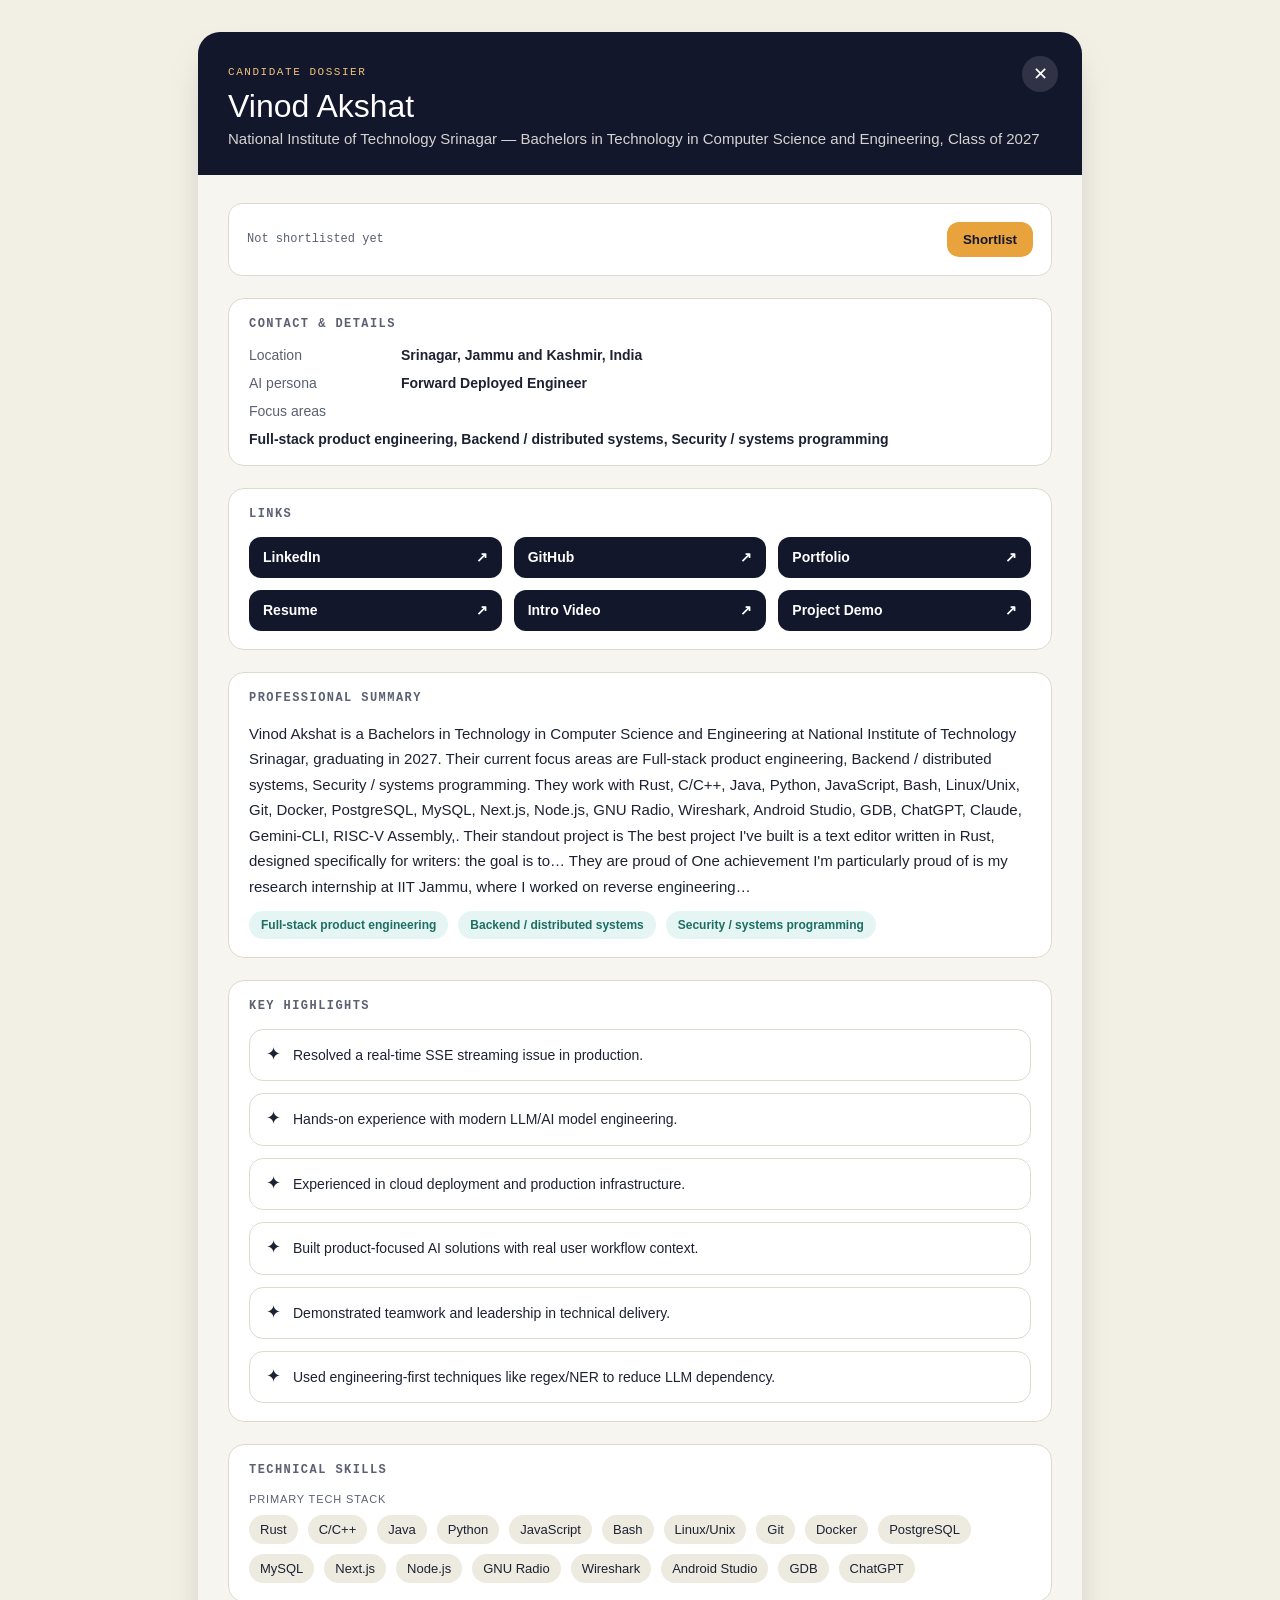
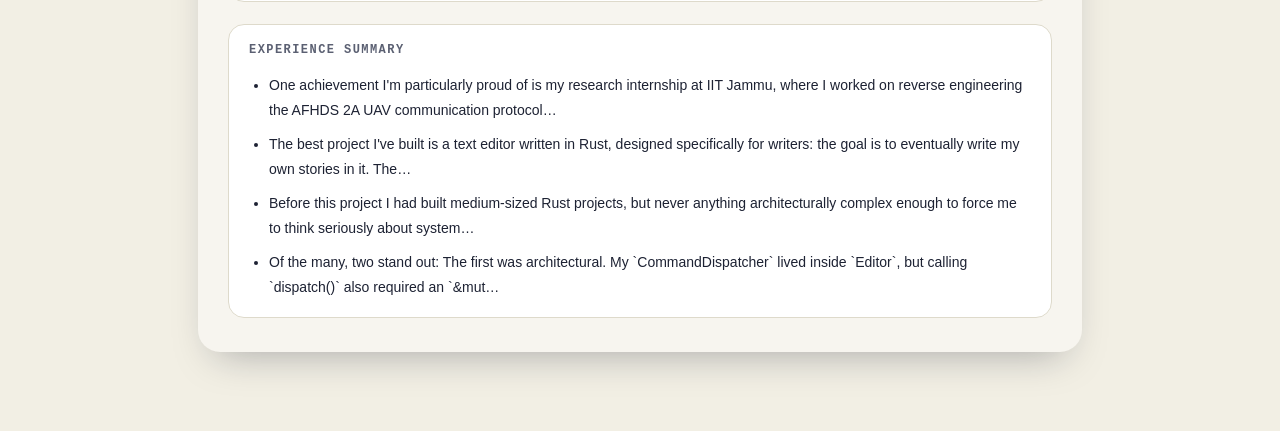
<file: candidate-dossier-vinod-akshat.html>
<!DOCTYPE html>
<html lang="en">
<head>
  <meta charset="UTF-8">
  <meta name="viewport" content="width=device-width, initial-scale=1.0">
  <title>Candidate Dossier — Vinod Akshat</title>
  <style>
    :root{--navy:#12172B;--amber:#E8A33D;--amber-dark:#C97F1C;--paper:#F7F5EF;--paper-dim:#EDEAE0;--ink:#1D2233;--ink-soft:#5B6072;--line:#DEDACB;--shadow:0 18px 40px -18px rgba(18,23,43,0.35);}
    *{box-sizing:border-box;}body{margin:0;font-family:Inter,sans-serif;background:#f2efe4;color:var(--ink);} .page{max-width:920px;margin:32px auto;padding:0 18px 48px;} .dossier{background:var(--paper);border-radius:22px;overflow:hidden;box-shadow:var(--shadow);} .dossier-head{background:var(--navy);color:#fff;padding:34px 30px 28px;position:relative;} .dossier-eyebrow{margin:0 0 12px;font-family:JetBrains Mono,monospace;font-size:11px;letter-spacing:0.14em;text-transform:uppercase;color:#F0C27B;} .dossier-name{margin:0;font-family:Space Grotesk,sans-serif;font-size:32px;line-height:1.05;} .dossier-uni{margin:6px 0 0;font-size:15px;color:rgba(247,245,239,0.85);} .dossier-close{position:absolute;top:24px;right:24px;width:36px;height:36px;border-radius:50%;border:none;background:rgba(255,255,255,0.12);color:#fff;font-size:18px;cursor:pointer;} .dossier-body{padding:28px 30px 34px;display:grid;gap:22px;} .dossier-shortlist-box{background:#fff;border:1px solid var(--line);border-radius:14px;padding:18px;display:flex;flex-wrap:wrap;align-items:center;justify-content:space-between;gap:12px;} .dossier-shortlist-top{display:flex;align-items:center;gap:12px;flex-wrap:wrap;} .mono{font-family:JetBrains Mono,monospace;color:var(--ink-soft);font-size:12px;} .shortlist-btn{padding:10px 16px;border:none;border-radius:12px;cursor:pointer;background:var(--amber);color:var(--navy);font-weight:700;transition:transform .15s ease;} .shortlist-btn:hover{transform:translateY(-1px);background:var(--amber-dark);} .companies-list{font-size:13px;color:var(--ink-soft);} .field-group{background:#fff;border:1px solid var(--line);border-radius:16px;padding:18px 20px;} .field-group h3{margin:0 0 16px;font-family:JetBrains Mono,monospace;font-size:12px;letter-spacing:.12em;text-transform:uppercase;color:var(--ink-soft);} .contact-rows{display:grid;gap:12px;} .contact-row{display:flex;gap:12px;flex-wrap:wrap;font-size:14px;} .contact-row .k{color:var(--ink-soft);min-width:140px;flex:0 0 auto;} .contact-row .v{font-weight:600;word-break:break-word;} .link-buttons{display:grid;gap:12px;grid-template-columns:repeat(auto-fit,minmax(200px,1fr));} .link-btn{display:inline-flex;align-items:center;justify-content:space-between;padding:12px 14px;border-radius:12px;background:var(--navy);color:#fff;text-decoration:none;font-weight:600;font-size:14px;} .link-btn .arrow{margin-left:8px;font-family:JetBrains Mono,monospace;} .tag-row{display:flex;flex-wrap:wrap;gap:10px;} .tag-chip{display:inline-flex;align-items:center;padding:7px 12px;border-radius:999px;font-size:12px;font-weight:600;} .focus-chip{background:rgba(47,168,154,0.12);color:#1E6E63;} .insight-chip{background:rgba(232,163,61,0.15);color:#8A6415;} .summary-text{margin:0;font-size:15px;line-height:1.7;color:var(--ink);} .highlight-list{display:grid;gap:12px;} .highlight-item{display:flex;gap:12px;align-items:flex-start;background:#fff;border:1px solid var(--line);border-radius:14px;padding:14px 16px;} .highlight-icon{font-size:18px;line-height:1.2;flex:0 0 auto;} .highlight-text{font-size:14px;line-height:1.6;} .skill-groups{display:grid;gap:14px;} .skill-group-label{display:block;margin-bottom:10px;font-size:11px;letter-spacing:.08em;text-transform:uppercase;color:var(--ink-soft);} .skill-chips{display:flex;flex-wrap:wrap;gap:10px;} .skill-chip{display:inline-flex;padding:7px 11px;border-radius:999px;background:var(--paper-dim);color:var(--ink);font-size:13px;} .experience-list{margin:0;padding-left:20px;display:grid;gap:10px;} .experience-list li{font-size:14px;line-height:1.75;} @media(max-width:760px){.dossier-body{padding:24px 18px 28px;}.contact-row{flex-direction:column;}}
  </style>
</head>
<body data-student-id="vinod-akshat" data-student-name="Vinod Akshat">
  <div class="page">
    <div class="dossier">
      <div class="dossier-head">
        <button class="dossier-close" aria-label="Close">✕</button>
        <p class="dossier-eyebrow">Candidate Dossier</p>
        <p class="dossier-name">Vinod Akshat</p>
        <p class="dossier-uni">National Institute of Technology Srinagar — Bachelors in Technology in Computer Science and Engineering, Class of 2027</p>
      </div>
      <div class="dossier-body">
        <div class="dossier-shortlist-box">
          <div class="dossier-shortlist-top"><span class="mono">Not shortlisted yet</span></div>
          <button class="shortlist-btn">Shortlist</button>
        </div>
        <div class="field-group">
          <h3>Contact & Details</h3>
          <div class="contact-rows">
            <div class="contact-row"><span class="k">Location</span><span class="v">Srinagar, Jammu and Kashmir, India</span></div><div class="contact-row"><span class="k">AI persona</span><span class="v">Forward Deployed Engineer</span></div><div class="contact-row"><span class="k">Focus areas</span><span class="v">Full-stack product engineering, Backend / distributed systems, Security / systems programming</span></div>
          </div>
        </div>
        <div class="field-group"><h3>Links</h3><div class="link-buttons"><a class="link-btn" href="https://www.linkedin.com/in/vinod-akshat/" target="_blank" rel="noopener noreferrer">LinkedIn <span class="arrow">↗</span></a><a class="link-btn" href="https://github.com/akshayrivers" target="_blank" rel="noopener noreferrer">GitHub <span class="arrow">↗</span></a><a class="link-btn" href="https://vinod-akshat.vercel.app" target="_blank" rel="noopener noreferrer">Portfolio <span class="arrow">↗</span></a><a class="link-btn" href="https://drive.google.com/file/d/1fpicKmjQyuLyJqN7I6vxUlOMULVSL9fz/view?usp=sharing" target="_blank" rel="noopener noreferrer">Resume <span class="arrow">↗</span></a><a class="link-btn" href="https://www.linkedin.com/posts/vinod-akshat_polaris-introduction-vinod-akshat-share-7473100064907874304-Z4J2/?utm_source=share&utm_medium=member_desktop&rcm=ACoAAEqmt0oBSqHJnoUMTBC38S69oUbgyaEQqJc" target="_blank" rel="noopener noreferrer">Intro Video <span class="arrow">↗</span></a><a class="link-btn" href="https://github.com/akshayrivers/Text_Editor" target="_blank" rel="noopener noreferrer">Project Demo <span class="arrow">↗</span></a></div></div>

        <div class="field-group"><h3>Professional Summary</h3><p class="summary-text">Vinod Akshat is a Bachelors in Technology in Computer Science and Engineering at National Institute of Technology Srinagar, graduating in 2027. Their current focus areas are Full-stack product engineering, Backend / distributed systems, Security / systems programming. They work with Rust, C/C++, Java, Python, JavaScript, Bash, Linux/Unix, Git, Docker, PostgreSQL, MySQL, Next.js, Node.js, GNU Radio, Wireshark, Android Studio, GDB, ChatGPT, Claude, Gemini-CLI, RISC-V Assembly,. Their standout project is The best project I've built is a text editor written in Rust, designed specifically for writers: the goal is to… They are proud of One achievement I'm particularly proud of is my research internship at IIT Jammu, where I worked on reverse engineering…</p><div class="tag-row" style="margin-top:12px;"><span class="tag-chip focus-chip">Full-stack product engineering</span><span class="tag-chip focus-chip">Backend / distributed systems</span><span class="tag-chip focus-chip">Security / systems programming</span></div></div>
        <div class="field-group"><h3>Key Highlights</h3><div class="highlight-list"><div class="highlight-item"><span class="highlight-icon">✦</span><span class="highlight-text">Resolved a real-time SSE streaming issue in production.</span></div><div class="highlight-item"><span class="highlight-icon">✦</span><span class="highlight-text">Hands-on experience with modern LLM/AI model engineering.</span></div><div class="highlight-item"><span class="highlight-icon">✦</span><span class="highlight-text">Experienced in cloud deployment and production infrastructure.</span></div><div class="highlight-item"><span class="highlight-icon">✦</span><span class="highlight-text">Built product-focused AI solutions with real user workflow context.</span></div><div class="highlight-item"><span class="highlight-icon">✦</span><span class="highlight-text">Demonstrated teamwork and leadership in technical delivery.</span></div><div class="highlight-item"><span class="highlight-icon">✦</span><span class="highlight-text">Used engineering-first techniques like regex/NER to reduce LLM dependency.</span></div></div></div>
        <div class="field-group"><h3>Technical Skills</h3><div class="skill-groups"><div><span class="skill-group-label">Primary tech stack</span><div class="skill-chips"><span class="skill-chip">Rust</span><span class="skill-chip">C/C++</span><span class="skill-chip">Java</span><span class="skill-chip">Python</span><span class="skill-chip">JavaScript</span><span class="skill-chip">Bash</span><span class="skill-chip">Linux/Unix</span><span class="skill-chip">Git</span><span class="skill-chip">Docker</span><span class="skill-chip">PostgreSQL</span><span class="skill-chip">MySQL</span><span class="skill-chip">Next.js</span><span class="skill-chip">Node.js</span><span class="skill-chip">GNU Radio</span><span class="skill-chip">Wireshark</span><span class="skill-chip">Android Studio</span><span class="skill-chip">GDB</span><span class="skill-chip">ChatGPT</span></div></div></div></div>
        <div class="field-group"><h3>Experience Summary</h3><ul class="experience-list"><li>One achievement I'm particularly proud of is my research internship at IIT Jammu, where I worked on reverse engineering the AFHDS 2A UAV communication protocol…</li><li>The best project I've built is a text editor written in Rust, designed specifically for writers: the goal is to eventually write my own stories in it. The…</li><li>Before this project I had built medium-sized Rust projects, but never anything architecturally complex enough to force me to think seriously about system…</li><li>Of the many, two stand out: The first was architectural. My `CommandDispatcher` lived inside `Editor`, but calling `dispatch()` also required an `&mut…</li></ul></div>
      </div>
    </div>
  </div>
</body>
  <script src="candidate.js"></script>
</body>
</html>
</file>
<file: styles.css>
:root{
  --navy: #12172B;
  --navy-2: #1B2242;
  --paper: #F7F5EF;
  --paper-dim: #EDEAE0;
  --ink: #1D2233;
  --ink-soft: #5B6072;
  --amber: #E8A33D;
  --amber-dark: #C97F1C;
  --teal: #2FA89A;
  --line: #DEDACB;
  --shadow: 0 10px 30px -12px rgba(18,23,43,0.28);
  --radius: 14px;
}
*{box-sizing:border-box;}
html,body{margin:0;padding:0;}
body{
  background: var(--paper);
  color: var(--ink);
  font-family: 'Inter', sans-serif;
  min-height:100vh;
  -webkit-font-smoothing:antialiased;
}
.mono{font-family:'JetBrains Mono', monospace;}
.display{font-family:'Space Grotesk', sans-serif;}

/* ===== Loading / Empty states ===== */
#loading-screen{
  position:fixed; inset:0; background:var(--navy); color:var(--paper);
  display:flex; flex-direction:column; align-items:center; justify-content:center; gap:14px;
  z-index:999;
}
#loading-screen .spinner{
  width:34px;height:34px;border-radius:50%;
  border:3px solid rgba(247,245,239,0.2); border-top-color: var(--amber);
  animation: spin 0.9s linear infinite;
}
@keyframes spin{to{transform:rotate(360deg);}}
#loading-screen p{font-family:'JetBrains Mono',monospace; font-size:13px; letter-spacing:0.06em; opacity:0.75;}

/* ===== Top bar ===== */
.topbar{
  background: var(--navy);
  color: var(--paper);
  padding: 22px 28px 20px;
  position: relative;
  overflow:hidden;
}
.topbar::after{
  content:"";
  position:absolute; right:-60px; top:-90px;
  width:260px;height:260px;border-radius:50%;
  background: radial-gradient(circle, rgba(232,163,61,0.25), transparent 70%);
}
.topbar-inner{
  max-width:1280px; margin:0 auto; position:relative; z-index:1;
  display:flex; flex-direction:column; gap:16px;
}
.brand-row{
  display:flex; align-items:center; justify-content:space-between; gap:16px; flex-wrap:wrap;
}
.brand-title{
  font-family:'Space Grotesk', sans-serif; font-weight:700; font-size:26px; margin:0;
  letter-spacing:-0.01em;
}
.brand-title .brand-accent{ color: var(--amber); }
.company-greeting{
  font-family:'Inter',sans-serif; font-size:14.5px; color: rgba(247,245,239,0.75);
  display:flex; align-items:center; gap:8px;
}
.company-greeting b{ color: var(--amber); font-weight:700; }
.company-greeting .wave{ font-size:16px; }
.exit-link{
  font-family:'JetBrains Mono',monospace; font-size:11px; font-weight:600;
  letter-spacing:0.04em; text-transform:uppercase;
  background: rgba(247,245,239,0.08); color: rgba(247,245,239,0.75);
  border:1px solid rgba(247,245,239,0.2); border-radius:999px;
  padding:4px 11px; margin-left:6px; cursor:pointer;
  transition: all 0.15s ease;
}
.exit-link:hover{ background: rgba(178,58,46,0.25); color:#fff; border-color: rgba(178,58,46,0.5); }

/* ===== Layout ===== */
.page{ max-width:1280px; margin:0 auto; padding: 26px 28px 70px; }

.section-heading{
  display:flex; align-items:baseline; justify-content:space-between; gap:14px;
  margin: 0 0 14px;
  flex-wrap:wrap;
}
.section-heading h2{
  font-family:'Space Grotesk',sans-serif; font-size:19px; margin:0; letter-spacing:-0.01em;
}
.section-heading .sub{
  font-size:12.5px; color: var(--ink-soft); font-family:'JetBrains Mono',monospace;
}

/* ===== Gold row highlight (most-shortlisted candidate) ===== */
.shortlist-table tr.gold-row td{
  background: linear-gradient(135deg, #FFF6E0, #FBE7B8 65%, #F6D585) !important;
}
.shortlist-table tr.gold-row td.name-col{
  font-weight:700; color:#5A3E0A;
}
.shortlist-table tr.gold-row td.name-col::before{
  content:"🏆 "; 
}
.shortlist-table tr.gold-row td.check-cell.checked{ color:#8A6415; }
.shortlist-table tr.gold-row td.me-col.checked{ color:#8A6415; }

/* ===== Shortlist matrix table ===== */
.table-wrap{
  border:1px solid var(--line); border-radius: var(--radius); overflow:auto;
  background:#fff; max-height: 620px;
}
table.shortlist-table{
  border-collapse:separate; border-spacing:0; width:100%; min-width:520px;
}
.shortlist-table th, .shortlist-table td{
  padding:12px 16px; text-align:center; border-bottom:1px solid var(--line);
  font-size:13.5px; white-space:nowrap;
}
.shortlist-table thead th{
  position:sticky; top:0; z-index:3;
  background: var(--navy); color: var(--paper);
  font-family:'JetBrains Mono',monospace; font-weight:600; font-size:11.5px;
  letter-spacing:0.04em; text-transform:capitalize;
  border-bottom:none;
}
.shortlist-table thead th.name-col{ left:0; z-index:4; text-align:left; text-transform:none; }
.shortlist-table thead th.me-col{ background: var(--amber-dark); color:#fff; }
.shortlist-table td.name-col, .shortlist-table th.name-col{
  position:sticky; left:0; z-index:2;
  background:#fff; text-align:left; font-weight:600;
  font-family:'Space Grotesk',sans-serif; cursor:pointer; min-width:170px;
}
.shortlist-table tbody tr:nth-child(even) td.name-col{ background: var(--paper-dim); }
.shortlist-table tbody tr:nth-child(even) td{ background: #FBFAF6; }
.shortlist-table tbody tr:nth-child(even) td.name-col{ background: #F1EEE3; }
.shortlist-table td.name-col:hover{ color: var(--teal); }
.shortlist-table td.name-col a{ color: inherit; text-decoration: none; display: inline-block; width: 100%; }
.shortlist-table td.name-col a:hover{ text-decoration: underline; }
.shortlist-table td.check-cell{ color: var(--ink-soft); font-size:16px; position:relative; }
.shortlist-table td.check-cell.checked{ color: var(--teal); font-weight:700; }
.shortlist-table td.me-col{ background: rgba(232,163,61,0.09); }
.shortlist-table tbody tr:nth-child(even) td.me-col{ background: rgba(232,163,61,0.16); }
.shortlist-table td.me-col.clickable{ cursor:pointer; transition: background 0.15s ease; }
.shortlist-table td.me-col.clickable:hover{ background: rgba(232,163,61,0.3); }
.shortlist-table td.me-col.checked{ color: var(--amber-dark); }
.table-no-results{ padding:40px 16px; text-align:center; color:var(--ink-soft); }

/* ===== Identity gate ===== */
.identity-overlay{
  position:fixed; inset:0; background: var(--navy);
  display:flex; align-items:center; justify-content:center; z-index:500;
  padding:24px; opacity:1; transition: opacity 0.35s ease;
}
.identity-overlay.hidden{ opacity:0; pointer-events:none; }
.identity-card{
  background: var(--paper); border-radius:18px; padding:34px 30px;
  max-width:480px; width:100%; box-shadow: 0 30px 60px -20px rgba(0,0,0,0.5);
  text-align:center;
}
.identity-eyebrow{
  font-family:'JetBrains Mono',monospace; font-size:11px; letter-spacing:0.14em;
  text-transform:uppercase; color: var(--amber-dark); margin:0 0 8px;
}
.identity-card h2{
  font-family:'Space Grotesk',sans-serif; font-size:23px; margin:0 0 8px;
}
.identity-card p.identity-sub{
  font-size:13.5px; color: var(--ink-soft); margin:0 0 22px;
}
.identity-grid{
  display:grid; grid-template-columns: repeat(2, 1fr); gap:10px;
}
.identity-btn{
  font-family:'Inter',sans-serif; font-weight:600; font-size:14px;
  padding:14px 12px; border-radius:12px; border:1px solid var(--line);
  background:#fff; cursor:pointer; text-transform:capitalize;
  transition: all 0.15s ease; display:flex; align-items:center; gap:10px; text-align:left;
}
.identity-btn:hover{ border-color: var(--amber); background: #FFF7E9; transform: translateY(-2px); }
.identity-btn .id-avatar{
  width:32px; height:32px; border-radius:8px; flex:0 0 auto;
  background: var(--navy); color: var(--amber);
  display:flex; align-items:center; justify-content:center;
  font-family:'Space Grotesk',sans-serif; font-weight:700; font-size:13px;
}

/* ===== Help button + how-to popup ===== */
.help-fab{
  position:fixed; bottom:22px; right:22px; width:50px; height:50px; border-radius:50%;
  background: var(--navy); color:#fff; border:none; cursor:pointer;
  font-family:'Space Grotesk',sans-serif; font-weight:700; font-size:19px;
  box-shadow: var(--shadow); z-index:200;
  display:flex; align-items:center; justify-content:center;
  transition: transform 0.15s ease, background 0.15s ease;
}
.help-fab:hover{ background: var(--navy-2); transform: translateY(-2px); }
.howto-list{
  list-style:none; margin:0 0 22px; padding:0; text-align:left;
  display:flex; flex-direction:column; gap:14px;
}
.howto-list li{
  display:flex; gap:12px; align-items:flex-start; font-size:14px; line-height:1.5; color: var(--ink);
}
.howto-list .howto-icon{
  flex:0 0 auto; width:30px; height:30px; border-radius:8px;
  background: var(--paper-dim); display:flex; align-items:center; justify-content:center;
  font-size:15px;
}
.howto-list strong{ font-family:'Space Grotesk',sans-serif; }
.welcome-toast{
  position:fixed; top:22px; left:50%; transform: translateX(-50%) translateY(-12px);
  background: var(--navy); color:#fff; padding:12px 20px; border-radius:11px;
  font-family:'Inter',sans-serif; font-weight:600; font-size:13.5px;
  box-shadow: var(--shadow); z-index:600;
  opacity:0; pointer-events:none; transition: all 0.3s ease;
  display:flex; align-items:center; gap:8px;
}
.welcome-toast.show{ opacity:1; transform: translateX(-50%) translateY(0); }
.welcome-toast .wave{ font-size:16px; }


/* ===== Companies rail ===== */
.companies-rail{
  display:flex; gap:10px; flex-wrap:wrap; margin-bottom:6px;
}
.co-chip{
  background:#fff; border:1px solid var(--line); border-radius:10px;
  padding:9px 13px; font-size:12.5px; display:flex; align-items:center; gap:8px;
  cursor:pointer; transition: border-color 0.15s ease, transform 0.15s ease;
}
.co-chip:hover{ border-color: var(--teal); transform: translateY(-2px); }
.co-chip.active{ border-color: var(--amber); background: #FFF7E9; }
.co-chip .co-name{ font-weight:600; font-family:'Inter',sans-serif; text-transform:capitalize;}
.co-chip .co-count{
  font-family:'JetBrains Mono',monospace; font-size:10.5px; color:var(--ink-soft);
  background: var(--paper-dim); border-radius:999px; padding:1px 7px;
}

/* ===== Student grid ===== */
.toolbar{
  display:flex; gap:10px; align-items:center; margin-bottom:16px; flex-wrap:wrap;
}
.search-input{
  flex:1; min-width:220px;
  font-family:'Inter',sans-serif; font-size:13.5px;
  padding:10px 14px; border-radius:10px; border:1px solid var(--line);
  background:#fff; outline:none;
}
.search-input:focus{ border-color: var(--teal); }
.sort-select{
  font-family:'JetBrains Mono',monospace; font-size:12px;
  padding:10px 12px; border-radius:10px; border:1px solid var(--line);
  background:#fff; cursor:pointer;
}

.no-results{
  padding:50px 10px; text-align:center; color: var(--ink-soft); font-size:14px;
}

/* ===== Modal / dossier full-page popup ===== */
.overlay{
  position:fixed; inset:0; background: rgba(18,23,43,0.6);
  backdrop-filter: blur(2px);
  opacity:0; pointer-events:none; transition: opacity 0.2s ease;
  z-index:100;
}
.overlay.open{ opacity:1; pointer-events:auto; }
.dossier{
  width:100%; height:100%; background: var(--paper);
  transform: translateY(16px); opacity:0;
  transition: transform 0.25s ease, opacity 0.25s ease;
  overflow-y:auto; position:relative;
}
.overlay.open .dossier{ transform: translateY(0); opacity:1; }
.dossier-head{
  background: var(--navy); color: var(--paper); padding:36px 26px 30px; position:relative;
}
.dossier-head-inner{ max-width:760px; margin:0 auto; }
.dossier-close{
  position:fixed; top:20px; right:24px; width:36px; height:36px; border-radius:50%;
  background: rgba(18,23,43,0.85); border:1px solid rgba(247,245,239,0.25);
  color: var(--paper); cursor:pointer; font-size:17px; line-height:1;
  display:flex; align-items:center; justify-content:center;
  z-index:10; backdrop-filter: blur(4px);
}
.dossier-close:hover{ background: rgba(247,245,239,0.2); }
.dossier-eyebrow{
  font-family:'JetBrains Mono',monospace; font-size:10.5px; letter-spacing:0.12em;
  text-transform:uppercase; color: var(--amber); margin:0 0 8px;
}
.dossier-name{ font-family:'Space Grotesk',sans-serif; font-weight:700; font-size:30px; margin:0 40px 6px 0; }
.dossier-uni{ font-size:14.5px; color: rgba(247,245,239,0.7); margin:0; }
.dossier-body{ padding:28px 26px 60px; display:flex; flex-direction:column; gap:24px; max-width:760px; margin:0 auto; width:100%; }

.dossier-shortlist-box{
  background:#fff; border:1px solid var(--line); border-radius:12px; padding:16px;
  display:flex; flex-direction:column; gap:10px;
}
.dossier-shortlist-top{ display:flex; align-items:center; justify-content:space-between; gap:10px; flex-wrap:wrap; }
.companies-list{ font-size:12.5px; color: var(--ink-soft); line-height:1.5; }
.companies-list b{ color: var(--ink); }
.shortlist-btn{
  font-family:'Inter',sans-serif; font-weight:600; font-size:12px;
  padding:8px 14px; border-radius:9px; border:none; cursor:pointer;
  background: var(--amber); color: var(--navy);
  transition: background 0.15s ease, transform 0.1s ease;
}
.shortlist-btn:hover{ background: var(--amber-dark); }
.shortlist-btn:active{ transform: scale(0.96); }
.shortlist-btn.shortlisted{
  background: var(--navy-2); color: var(--paper); cursor:pointer;
}
.shortlist-btn.shortlisted:hover{ background: #B23A2E; }
.shortlist-btn:disabled{ opacity:0.9; }

.field-group h3{
  font-family:'JetBrains Mono',monospace; font-size:11px; letter-spacing:0.1em;
  text-transform:uppercase; color: var(--ink-soft); margin:0 0 10px;
}

.summary-text{ font-size:14px; line-height:1.65; color: var(--ink); margin:0; }

.tag-row{ display:flex; flex-wrap:wrap; gap:7px; }
.tag-chip{
  font-family:'Inter',sans-serif; font-size:12px; font-weight:600;
  padding:5px 11px; border-radius:999px; white-space:nowrap;
}
.focus-chip{ background: rgba(47,168,154,0.12); color:#1E6E63; }
.insight-chip{ background: rgba(232,163,61,0.15); color:#8A6415; }
.skill-chip{
  background: var(--paper-dim); color: var(--ink); font-size:11.5px; font-weight:500;
  padding:4px 10px;
}

.highlight-list{ display:flex; flex-direction:column; gap:10px; }
.highlight-item{
  display:flex; gap:11px; align-items:flex-start;
  background:#fff; border:1px solid var(--line); border-radius:10px; padding:11px 13px;
}
.highlight-icon{ font-size:16px; line-height:1.4; flex:0 0 auto; }
.highlight-text{ font-size:13px; line-height:1.55; color: var(--ink); }

.skill-groups{ display:flex; flex-direction:column; gap:12px; }
.skill-group-label{
  display:block; font-family:'JetBrains Mono',monospace; font-size:10.5px;
  letter-spacing:0.06em; text-transform:uppercase; color: var(--ink-soft); margin-bottom:6px;
}
.skill-chips{ display:flex; flex-wrap:wrap; gap:6px; }

.experience-list{ margin:0; padding-left:20px; display:flex; flex-direction:column; gap:9px; }
.experience-list li{ font-size:13px; line-height:1.55; color: var(--ink); }

.contact-rows{ display:flex; flex-direction:column; gap:8px; }
.contact-row{ display:flex; gap:8px; font-size:13.5px; }
.contact-row .k{ color: var(--ink-soft); min-width:110px; flex:0 0 auto; }
.contact-row .v{ font-weight:500; word-break:break-word; }

.link-buttons{ display:flex; flex-wrap:wrap; gap:8px; }
.link-btn{
  display:inline-flex; align-items:center; gap:6px;
  font-family:'Inter',sans-serif; font-weight:600; font-size:12.5px;
  padding:8px 13px; border-radius:9px; text-decoration:none;
  background: var(--navy); color: var(--paper);
  transition: background 0.15s ease;
}
.link-btn:hover{ background: var(--navy-2); }
.link-btn .arrow{ font-family:'JetBrains Mono',monospace; }

.story-block{
  background:#fff; border:1px solid var(--line); border-left:3px solid var(--teal);
  border-radius:8px; padding:14px 16px; margin-bottom:10px;
}
.story-block h4{
  font-family:'Space Grotesk',sans-serif; font-size:13px; margin:0 0 8px; color: var(--ink);
}
.story-block p{ font-size:13px; line-height:1.6; color:#333; margin:0; white-space:pre-wrap; }

@media (max-width:640px){
  .page{ padding: 20px 16px 60px; }
  .identity-grid{ grid-template-columns: 1fr; }
}
</file>
